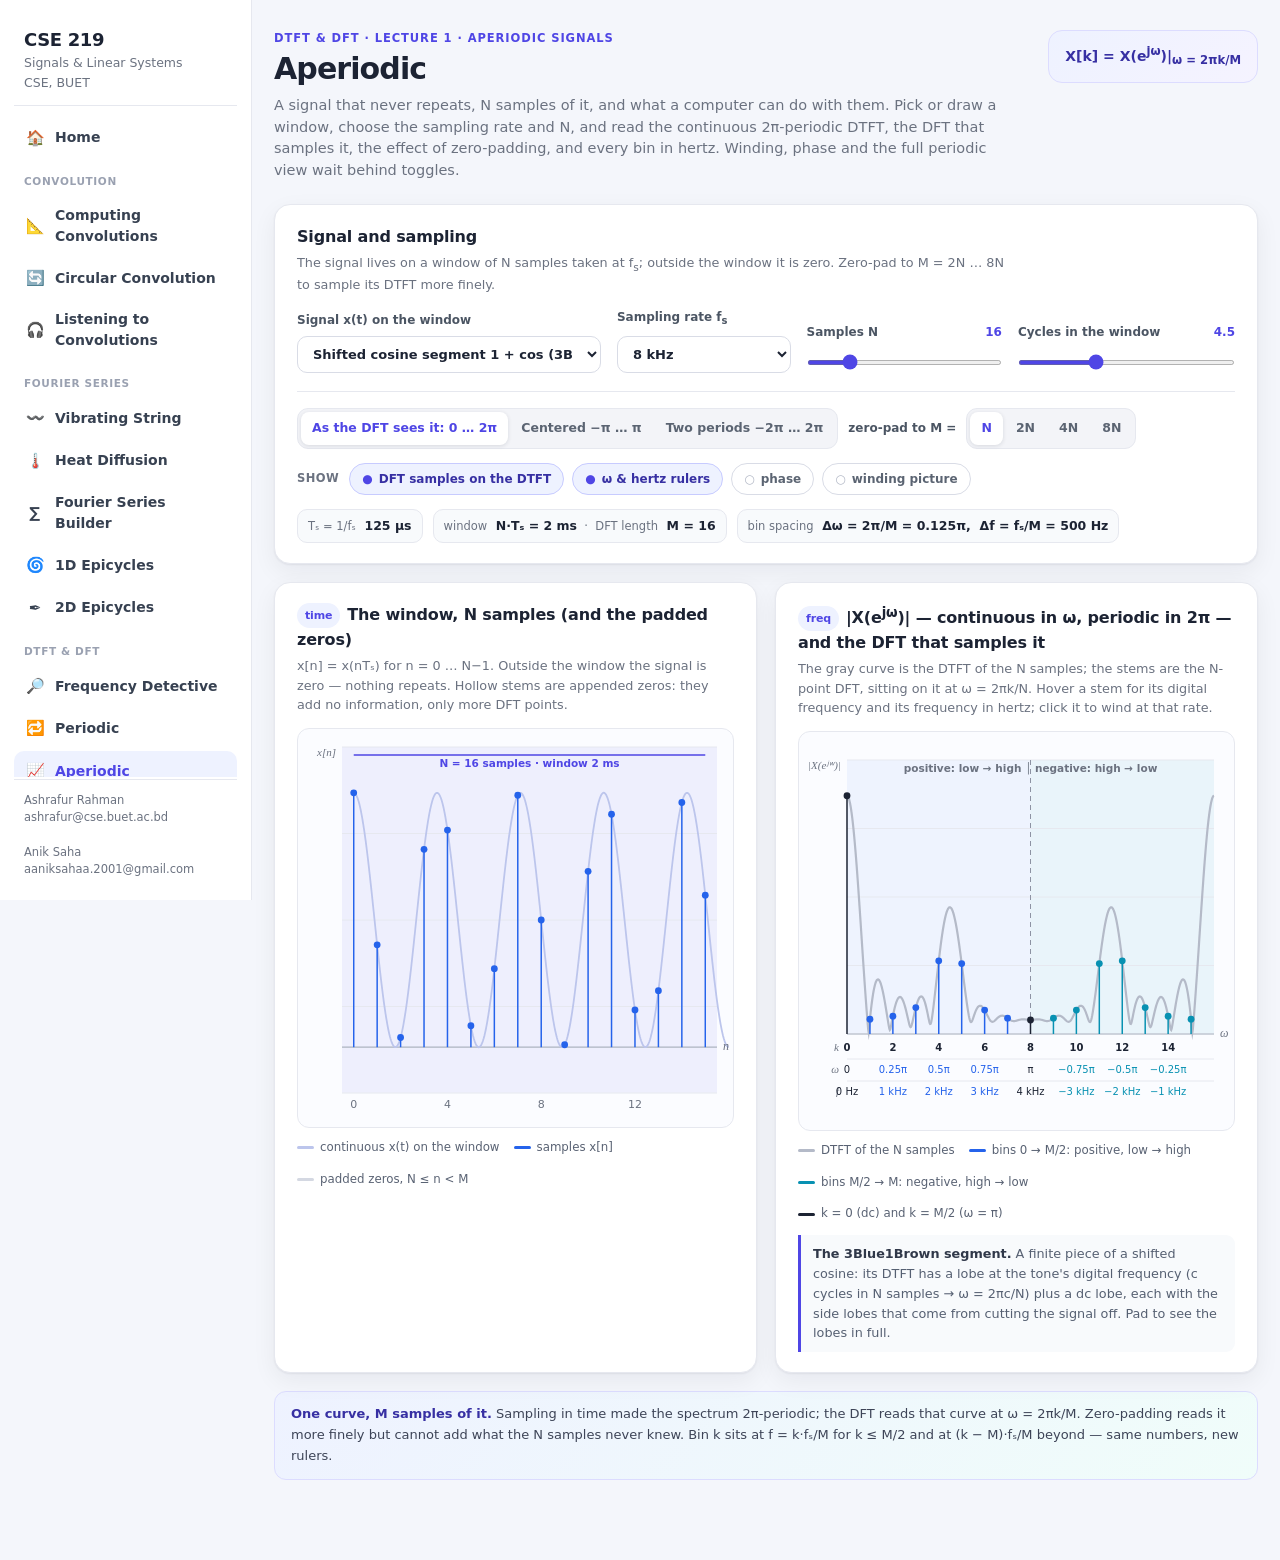
<file: aperiodic-fourier.html>
<!DOCTYPE html>
<html lang="en">
<head>
<meta charset="UTF-8" />
<meta name="viewport" content="width=device-width, initial-scale=1.0" />
<title>Aperiodic · CSE 219</title>
<link rel="icon" href="favicon.svg" type="image/svg+xml" />
<link rel="stylesheet" href="assets/site.css" />
<script src="assets/site.js" defer></script>
<script src="assets/fourier-lab.js"></script>
<style>
  :root{--violet:#4f46e5;--violet-dark:#3730a3;--violet-soft:#eef2ff;--blue:#2563eb;--cyan:#0891b2;--orange:#ea580c;--plot:#fbfcff;--radius:16px}
  .content{overflow-x:hidden}
  [hidden]{display:none!important}
  .lab{width:100%;max-width:1240px;margin:0 auto;padding:30px 22px 80px}
  .lab-header{display:flex;align-items:flex-start;justify-content:space-between;gap:24px;margin-bottom:22px}
  .eyebrow{color:var(--violet);font-size:11.5px;font-weight:800;letter-spacing:.08em;text-transform:uppercase;margin-bottom:5px}
  .lab-header h1{font-size:30px;line-height:1.15;letter-spacing:-.03em;margin:0}
  .lab-header p{color:var(--muted);font-size:14.5px;max-width:760px;margin:8px 0 0}
  .limit-pill{flex:none;background:linear-gradient(135deg,#eef2ff,#f5f3ff);color:var(--violet-dark);border:1px solid #dcdcff;border-radius:14px;padding:12px 16px;font-size:14px;font-weight:800;white-space:nowrap}
  .card{background:var(--card);border:1px solid var(--line);border-radius:var(--radius);box-shadow:var(--shadow);padding:20px 22px;margin-bottom:18px;min-width:0}
  .card-head{display:flex;justify-content:space-between;align-items:flex-start;gap:18px;margin-bottom:14px}
  .card-head h2{font-size:16px;letter-spacing:-.01em;margin:0}
  .card-head p{font-size:12.8px;color:var(--muted);margin:4px 0 0;max-width:720px}
  .step{display:inline-flex;align-items:center;justify-content:center;min-width:25px;height:25px;padding:0 8px;border-radius:999px;background:var(--violet-soft);color:var(--violet);font-size:11px;font-weight:900;margin-right:7px;vertical-align:2px}
  .controls{display:grid;grid-template-columns:1.4fr .8fr .9fr 1fr;gap:16px;align-items:end}
  .field{min-width:0}
  .field label{display:flex;justify-content:space-between;gap:8px;color:#4b5563;font-size:12px;font-weight:800;margin-bottom:7px}
  .field output{color:var(--violet);font-variant-numeric:tabular-nums}
  .field.off{visibility:hidden}
  select{width:100%;border:1px solid #d9dce6;border-radius:10px;background:#fff;color:var(--ink);font:inherit;font-size:13px;font-weight:650;padding:9px 11px;outline:none}
  select:focus{border-color:#a5b4fc;box-shadow:0 0 0 3px #eef2ff}
  input[type=range]{width:100%;height:5px;margin:8px 0;accent-color:var(--violet)}
  .control-bottom{display:flex;align-items:center;justify-content:space-between;gap:14px;border-top:1px solid var(--line);margin-top:18px;padding-top:16px;flex-wrap:wrap}
  .seg-row{display:flex;gap:10px;flex-wrap:wrap;align-items:center}
  .seg-label{font-size:12px;font-weight:800;color:#4b5563}
  .segmented{display:inline-flex;background:#f3f4f8;border:1px solid var(--line);padding:3px;border-radius:11px;gap:2px}
  .segmented button{border:0;background:transparent;color:#5b6472;font:inherit;font-size:12.5px;font-weight:800;padding:7px 11px;border-radius:8px;cursor:pointer;white-space:nowrap}
  .segmented button.active{background:#fff;color:var(--violet);box-shadow:0 1px 4px rgba(16,24,40,.12)}
  .chips{display:flex;gap:8px;flex-wrap:wrap;align-items:center}
  .chips .lbl{font-size:11.5px;font-weight:800;color:#6b7280;letter-spacing:.04em;text-transform:uppercase;margin-right:2px}
  .chip{border:1px solid #d9dce6;background:#fff;color:#5b6472;border-radius:999px;padding:6px 12px;font:inherit;font-size:12px;font-weight:800;cursor:pointer;white-space:nowrap}
  .chip::before{content:"○";margin-right:6px;color:#b0b6c4}
  .chip.on{background:var(--violet-soft);border-color:#c7cbff;color:var(--violet-dark)}
  .chip.on::before{content:"●";color:var(--violet)}
  .live-metrics{display:flex;gap:10px;flex-wrap:wrap;margin-top:14px}
  .metric{background:#f8fafc;border:1px solid var(--line);border-radius:10px;padding:7px 10px;color:var(--muted);font-size:11.5px}
  .metric b{color:var(--ink);font-size:12.5px;font-variant-numeric:tabular-nums;margin-left:5px}
  .plot-card{margin:0 0 18px}
  .plots{display:grid;grid-template-columns:1fr 1fr;gap:18px;margin-bottom:18px}
  .plots .plot-card{margin:0}
  .plot-wrap{height:400px;background:var(--plot);border:1px solid var(--line);border-radius:12px;overflow:hidden;position:relative}
  .plot-wrap.spec{height:400px}.plot-wrap.phase{height:220px}.plot-wrap.wind{height:360px}
  canvas{display:block;width:100%;height:100%;touch-action:none}
  #specCanvas{cursor:pointer}#timeCanvas.draw{cursor:crosshair}
  .tip{position:absolute;pointer-events:none;background:#1c2333;color:#fff;font-size:11.5px;line-height:1.55;padding:8px 10px;border-radius:8px;transform:translate(-50%,-112%);white-space:nowrap;opacity:0;transition:opacity .08s}
  .legend{display:flex;flex-wrap:wrap;gap:14px;margin-top:11px;color:#596273;font-size:11.8px}
  .legend span{display:inline-flex;align-items:center;gap:6px}
  .key{width:17px;height:3px;border-radius:2px;background:var(--blue);display:inline-block}
  .key.faint{background:#bcc5ec}.key.negative{background:var(--cyan)}.key.neutral{background:#1c2333}.key.curve{background:#b4bac8}.key.zero{background:#d4d8e2}.key.centroid{background:var(--orange)}.key.angle{background:var(--violet)}
  .ring{width:11px;height:11px;border-radius:50%;border:2px solid var(--orange);display:inline-block}
  .teaching-note{background:#f8fafc;border-left:3px solid var(--violet);border-radius:0 9px 9px 0;color:#566072;font-size:12.8px;line-height:1.55;margin-top:12px;padding:9px 12px}
  .teaching-note b{color:#303849}
  .wind-controls{display:grid;grid-template-columns:1.4fr auto;gap:14px;align-items:end;margin-bottom:12px}
  .mantra{background:linear-gradient(135deg,#eef2ff,#f0fdfa);border:1px solid #dcdcff;border-radius:12px;padding:12px 16px;margin-top:4px;font-size:13px;color:#3d4457;line-height:1.6}
  .mantra b{color:var(--violet-dark)}
  @media(max-width:1080px){.controls{grid-template-columns:1fr 1fr}.plots{grid-template-columns:1fr}.plot-wrap{height:300px}.plot-wrap.spec{height:360px}.plot-wrap.wind{height:320px}.wind-controls{grid-template-columns:1fr}}
  @media(max-width:680px){.lab{padding:22px 14px 60px}.lab-header{display:block}.limit-pill{display:inline-block;margin-top:13px;white-space:normal}.lab-header h1{font-size:25px}.card{padding:17px 15px}.controls{grid-template-columns:1fr}.control-bottom{align-items:stretch;flex-direction:column}.plot-wrap{height:220px}.plot-wrap.spec{height:330px}.card-head{display:block}}
</style>
</head>
<body>
<div class="site">
  <aside class="sidebar" id="siteSidebar"></aside>
  <main class="content">
    <div class="lab">
      <header class="lab-header">
        <div>
          <div class="eyebrow">DTFT &amp; DFT · lecture 1 · aperiodic signals</div>
          <h1>Aperiodic</h1>
          <p>A signal that never repeats, N samples of it, and what a computer can do with them. Pick or draw a window, choose the sampling rate and N, and read the continuous 2π-periodic DTFT, the DFT that samples it, the effect of zero-padding, and every bin in hertz. Winding, phase and the full periodic view wait behind toggles.</p>
        </div>
        <div class="limit-pill">X[k] = X(e<sup>jω</sup>)|<sub>ω = 2πk/M</sub></div>
      </header>

      <section class="card" aria-labelledby="controlsTitle">
        <div class="card-head">
          <div><h2 id="controlsTitle">Signal and sampling</h2><p>The signal lives on a window of N samples taken at f<sub>s</sub>; outside the window it is zero. Zero-pad to M = 2N … 8N to sample its DTFT more finely.</p></div>
        </div>
        <div class="controls">
          <div class="field">
            <label for="signalSelect"><span>Signal x(t) on the window</span></label>
            <select id="signalSelect">
              <option value="cosine">Shifted cosine segment 1 + cos (3Blue1Brown)</option>
              <option value="tone">Windowed tone cos, c cycles in the window</option>
              <option value="twoClose">Two close tones, c and c + 0.7 cycles</option>
              <option value="rect">Rectangular pulse, length L</option>
              <option value="expo">Decaying exponential aⁿ</option>
              <option value="twoSided">Two-sided decay a^|n−N/2|</option>
              <option value="triangle">Triangle</option>
              <option value="sinc">Truncated ideal lowpass (sinc)</option>
              <option value="random">Random samples</option>
              <option value="custom">Custom — draw the window</option>
            </select>
          </div>
          <div class="field">
            <label for="fsSelect"><span>Sampling rate f<sub>s</sub></span></label>
            <select id="fsSelect">
              <option value="1000">1 kHz</option><option value="8000" selected>8 kHz</option><option value="16000">16 kHz</option><option value="44100">44.1 kHz</option><option value="48000">48 kHz</option>
            </select>
          </div>
          <div class="field">
            <label for="nSlider"><span>Samples N</span><output id="nOut">16</output></label>
            <input id="nSlider" type="range" min="4" max="64" step="1" value="16" />
          </div>
          <div class="field" id="paramField">
            <label for="paramSlider"><span id="paramName">—</span><output id="paramOut"></output></label>
            <input id="paramSlider" type="range" min="0" max="1" step="0.1" value="0" />
          </div>
        </div>
        <div class="control-bottom">
          <div class="seg-row">
            <div class="segmented" id="viewGroup" role="group" aria-label="Frequency range">
              <button type="button" data-value="standard">As the DFT sees it: 0 … 2π</button>
              <button type="button" data-value="centered">Centered −π … π</button>
              <button type="button" data-value="wide">Two periods −2π … 2π</button>
            </div>
            <span class="seg-label">zero-pad to M =</span>
            <div class="segmented" id="padGroup" role="group" aria-label="Zero padding">
              <button type="button" data-value="1">N</button><button type="button" data-value="2">2N</button><button type="button" data-value="4">4N</button><button type="button" data-value="8">8N</button>
            </div>
          </div>
          <div class="chips" id="chips">
            <span class="lbl">show</span>
            <button type="button" class="chip" data-toggle="samples">DFT samples on the DTFT</button>
            <button type="button" class="chip" data-toggle="rulers">ω &amp; hertz rulers</button>
            <button type="button" class="chip" data-toggle="phase">phase</button>
            <button type="button" class="chip" data-toggle="winding">winding picture</button>
          </div>
        </div>
        <div class="live-metrics" aria-live="polite">
          <div class="metric" id="tsMetric">Tₛ = 1/fₛ <b>—</b></div>
          <div class="metric" id="winMetric">window <b>—</b></div>
          <div class="metric" id="dwMetric">bin spacing <b>—</b></div>
        </div>
      </section>

      <section class="plots">
      <article class="card plot-card">
        <div class="card-head">
          <div><h2><span class="step">time</span>The window, N samples (and the padded zeros)</h2><p id="timeCaption">x[n] = x(nTₛ) for n = 0 … N−1. Outside the window the signal is zero — nothing repeats. Hollow stems are appended zeros: they add no information, only more DFT points.</p></div>
        </div>
        <div class="plot-wrap"><canvas id="timeCanvas" aria-label="Aperiodic signal, its samples and padded zeros"></canvas><div class="tip" id="timeTip"></div></div>
        <div class="legend">
          <span><i class="key faint"></i> continuous x(t) on the window</span>
          <span><i class="key"></i> samples x[n]</span>
          <span><i class="key zero"></i> padded zeros, N ≤ n &lt; M</span>
        </div>
      </article>

      <article class="card plot-card">
        <div class="card-head">
          <div><h2><span class="step">freq</span>|X(e<sup>jω</sup>)| — continuous in ω, periodic in 2π — and the DFT that samples it</h2><p id="specCaption"></p></div>
        </div>
        <div class="plot-wrap spec"><canvas id="specCanvas" aria-label="DTFT magnitude with DFT samples"></canvas><div class="tip" id="specTip"></div></div>
        <div class="legend">
          <span><i class="key curve"></i> DTFT of the N samples</span>
          <span><i class="key"></i> bins 0 → M/2: positive, low → high</span>
          <span><i class="key negative"></i> bins M/2 → M: negative, high → low</span>
          <span><i class="key neutral"></i> k = 0 (dc) and k = M/2 (ω = π)</span>
          <span id="ringKey" hidden><i class="ring"></i> the original N-point bins</span>
        </div>
        <div class="teaching-note" id="specNote"></div>
      </article>

      </section>

      <article class="card plot-card" id="phaseCard" hidden>
        <div class="card-head">
          <div><h2><span class="step">∠X</span>Phase ∠X(e<sup>jω</sup>)</h2><p>Principal value in (−π, π]. Jumps of 2π are wrap-around; jumps of π happen where the magnitude crosses zero. A time shift shows up as a linear slope.</p></div>
        </div>
        <div class="plot-wrap phase"><canvas id="phaseCanvas" aria-label="DTFT phase"></canvas><div class="tip" id="phaseTip"></div></div>
      </article>

      <article class="card plot-card" id="windCard" hidden>
        <div class="card-head">
          <div><h2><span class="step">wind</span>Wind the samples around the origin</h2><p>Sample n is placed at radius x[n] and turned by −ω·n: consecutive points are rotated by the same angle ω — the digital frequency. The sum of the points is X(e<sup>jω</sup>); their centroid is X(e<sup>jω</sup>)/N. Nothing repeats, so every ω gives its own value.</p></div>
        </div>
        <div class="wind-controls">
          <div class="field">
            <label for="rateSlider"><span>Winding rate ω (radians per sample)</span><output id="rateOut">0.25π</output></label>
            <input id="rateSlider" type="range" min="0" max="6.2832" step="0.01" value="0.7854" />
          </div>
          <div class="chips" id="windChips"><button type="button" class="chip on" data-toggle="wcurve">continuous curve</button></div>
        </div>
        <div class="plot-wrap wind"><canvas id="windCanvas" aria-label="Samples wound around the origin with their centroid"></canvas><div class="tip" id="windTip"></div></div>
        <div class="legend">
          <span><i class="key"></i> wound samples x[n]e<sup>−jωn</sup></span>
          <span><i class="key curve"></i> the wound continuous window</span>
          <span><i class="key angle"></i> turn per sample ω</span>
          <span><i class="key centroid"></i> centroid = X(e<sup>jω</sup>)/N</span>
        </div>
        <div class="live-metrics" aria-live="polite">
          <div class="metric" id="turnMetric">turn per sample <b>—</b></div>
          <div class="metric" id="physMetric">physical rate <b>—</b></div>
          <div class="metric" id="centroidMetric">centroid <b>—</b></div>
        </div>
        <div class="teaching-note">Click a DFT stem to wind at that bin. Slide past ω = π and the picture mirrors: a turn of more than half a circle per sample looks like a smaller turn the other way — which is why the right half of the spectrum holds the negative frequencies, and why the whole thing repeats at 2π. Picture after 3Blue1Brown, <i>But what is the Fourier Transform?</i></div>
      </article>

      <div class="mantra"><b>One curve, M samples of it.</b> Sampling in time made the spectrum 2π-periodic; the DFT reads that curve at ω = 2πk/M. Zero-padding reads it more finely but cannot add what the N samples never knew. Bin k sits at f = k·fₛ/M for k ≤ M/2 and at (k − M)·fₛ/M beyond — same numbers, new rulers.</div>

    </div>
  </main>
</div>

<script>
(function(){
  "use strict";
  const {TAU,PI,C,$,setupCanvas,line,text,dot,hollow,gridFrame,piFrac,fmtHz,fmtSec,fmtC,dft,dtft,binClass,binColor,tints,rulers,windingPlane,bindHover,bindPaint,presetTokens,bindChips,bindSegmented}=window.FL;
  const G=256;
  // Signals on the window u ∈ [0,1) (n = uN). Parameter specs drive the generic slider.
  const SIG={
    cosine:{param:{name:"Cycles in the window",min:0.5,max:12,step:0.5,val:4.5},fn:(u,c)=>1+Math.cos(TAU*c*u),
      note:`<b>The 3Blue1Brown segment.</b> A finite piece of a shifted cosine: its DTFT has a lobe at the tone's digital frequency (c cycles in N samples → ω = 2πc/N) plus a dc lobe, each with the side lobes that come from cutting the signal off. Pad to see the lobes in full.`},
    tone:{param:{name:"Cycles c in the window",min:0,max:16,step:0.1,val:3},fn:(u,c)=>Math.cos(TAU*c*u),
      note:`<b>Windowed tone.</b> With an integer number of cycles the tone lands on a bin and the DTFT's zeros land on every other bin: one clean stem per side. Make c non-integer and the bins sample the skirts instead — leakage — which zero-padding reveals in full.`},
    twoClose:{param:{name:"Cycles c of the first tone",min:0,max:16,step:0.1,val:3},fn:(u,c)=>Math.cos(TAU*c*u)+Math.cos(TAU*(c+0.7)*u),
      note:`<b>Two close tones.</b> Their lobes overlap into one bump because only N samples were taken. Zero-padding draws the bump in more detail but never splits it; only more real samples (larger N) do.`},
    rect:{param:{name:"Pulse length L (samples)",min:1,max:64,step:1,val:4},fn:(u,L,N)=>u*N<L?1:0,
      note:`<b>Rectangular pulse.</b> |X| = |sin(ωL/2)/sin(ω/2)|: a main lobe of width 4π/L and side lobes. Try the two-period view — the whole pattern repeats every 2π because e<sup>−jωn</sup> cannot tell ω from ω + 2π.`},
    expo:{param:{name:"Decay a",min:0.5,max:0.98,step:0.02,val:0.8},fn:(u,a,N)=>Math.pow(a,u*N),
      note:`<b>Decaying exponential.</b> X ≈ 1/(1 − ae<sup>−jω</sup>): lowpass, largest at ω = 0 and again near 2π (the same frequency), smallest at ω = π. Bins 0 → N/2 walk up the positive side, bins N/2 → N walk back along the folded negative side.`},
    twoSided:{param:{name:"Decay a",min:0.5,max:0.98,step:0.02,val:0.7},fn:(u,a,N)=>Math.pow(a,Math.abs(u*N-N/2)),
      note:`<b>Two-sided decay.</b> Nearly even about the middle of the window, so the phase is close to linear (the centering shift) and the magnitude is the classic bell (1 − a²)/(1 − 2a cos ω + a²).`},
    triangle:{param:null,fn:u=>1-Math.abs(2*u-1),
      note:`<b>Triangle.</b> The square of the pulse spectrum, so the side lobes fall off faster. Compare the first side lobe with the rectangular pulse.`},
    sinc:{param:{name:"Cutoff ω_c (× π)",min:0.1,max:0.9,step:0.05,val:0.4},fn:(u,wc,N)=>{const m=u*N-N/2;return Math.abs(m)<1e-9?wc:Math.sin(wc*PI*m)/(PI*m);},
      note:`<b>Truncated ideal lowpass.</b> The infinite sinc has a brick-wall spectrum; cut to N samples it ripples near the edge (Gibbs). Increase N: the transition sharpens, the overshoot stays.`},
    random:{param:null,fn:(u,_,N)=>{let s=12345+Math.floor(u*N);s=(s*1103515245+12345)%2147483648;return s/2147483648*2-1;},
      note:`<b>Random samples.</b> No structure to speak of — but still a continuous curve that the bins sample, still symmetric about ω = π because the samples are real.`},
    custom:{param:null,note:`<b>Your signal.</b> Drag on the time plot to reshape the window. Watch how a narrow feature spreads the spectrum out, and how a smooth one keeps it near dc.`},
  };
  const state={signal:"cosine",fs:8000,N:16,pad:1,view:"standard",samples:true,rulers:true,phase:false,winding:false,wcurve:true,wrate:PI/4,param:4.5,hoverK:null,hoverW:null,custom:new Float64Array(G),paintRange:null};
  const M=()=>state.N*state.pad, Ts=()=>1/state.fs;
  function xu(u){ if(u<0||u>=1)return 0; if(state.signal!=="custom"){const S=SIG[state.signal];return S.fn(u,state.param,state.N);} const f=u*G,i=Math.floor(f),t=f-i;return state.custom[i]*(1-t)+state.custom[Math.min(G-1,i+1)]*t; }
  function samples(){const x=[];for(let n=0;n<state.N;n++)x.push(xu(n/state.N));return x;}
  function range(){ if(state.paintRange)return state.paintRange; let lo=Infinity,hi=-Infinity;for(let i=0;i<=200;i++){const v=xu(i/200*(1-1e-9));lo=Math.min(lo,v);hi=Math.max(hi,v);} lo=Math.min(lo,0);hi=Math.max(hi,0);const pad=(hi-lo)*0.18||0.5;return {lo:lo-pad,hi:hi+pad}; }
  const RANGES={standard:[0,TAU],centered:[-PI,PI],wide:[-TAU,TAU]};
  const wrapW=w=>((w+PI)%TAU+TAU)%TAU-PI;

  /* ---------------- time ---------------- */
  let timeGeom=null;
  function drawTime(){
    const {ctx,w,h}=setupCanvas($("timeCanvas"));
    const N=state.N,Mlen=M(),rg=range(),p={l:44,r:16,t:18,b:34};
    const px=n=>p.l+(n+0.5)/Mlen*(w-p.l-p.r),py=v=>h-p.b-(v-rg.lo)/(rg.hi-rg.lo)*(h-p.t-p.b);
    ctx.fillStyle=C.keep;ctx.fillRect(px(-0.5),p.t,px(N-0.5)-px(-0.5),h-p.t-p.b);
    for(let i=0;i<=4;i++){const yy=p.t+i*(h-p.t-p.b)/4;line(ctx,p.l,yy,w-p.r,yy,C.grid,1);}
    const y0=py(0);line(ctx,p.l,y0,w-p.r,y0,C.axis,1.2);
    ctx.beginPath();const K=600;for(let i=0;i<=K;i++){const u=i/K*(1-1e-9);const xx=px(u*N),yy=py(xu(u));i?ctx.lineTo(xx,yy):ctx.moveTo(xx,yy);}
    ctx.strokeStyle=state.signal==="custom"?C.blue:C.blueSoft;ctx.lineWidth=state.signal==="custom"?2.2:1.8;ctx.stroke();
    const r=Math.max(1.6,Math.min(3.4,160/Mlen)),x=samples();
    for(let n=0;n<Mlen;n++){const xx=px(n);if(n<N){const yy=py(x[n]);line(ctx,xx,y0,xx,yy,C.blue,Mlen>64?1:1.5);dot(ctx,xx,yy,r,C.blue);}else hollow(ctx,xx,y0,r,C.zero,1.2);}
    const yB=p.t+8;line(ctx,px(0),yB,px(N-1),yB,C.violet,1.3);text(ctx,`N = ${N} samples · window ${fmtSec(N*Ts())}`,(px(0)+px(N-1))/2,yB+9,"center",C.violet,"600 10.5px system-ui");
    if(Mlen>N){line(ctx,px(N),yB,px(Mlen-1),yB,"#9aa3b2",1.3);text(ctx,`${Mlen-N} zeros`,(px(N)+px(Mlen-1))/2,yB+9,"center","#6b7280","600 10.5px system-ui");}
    const every=Mlen>=64?16:Mlen>=32?8:4;for(let n=0;n<Mlen;n+=every)text(ctx,String(n),px(n),h-p.b+12);
    text(ctx,"n",w-p.r+6,y0,"left",C.muted,"italic 12px Georgia");text(ctx,"x[n]",p.l-6,p.t+6,"right",C.muted,"italic 11px Georgia");
    if(state.signal==="custom")text(ctx,"drag inside the window to draw",w-p.r-6,p.t+24,"right",C.violet,"600 10.5px system-ui");
    timeGeom={px,py,rg,p,x,N,Mlen};
  }

  /* ---------------- spectrum + phase ---------------- */
  let specGeom=null,phaseGeom=null;
  function freqAxis(ctx,w,p,y0){
    const [lo,hi]=RANGES[state.view],px=v=>p.l+(v-lo)/(hi-lo)*(w-p.l-p.r);
    for(let m=Math.floor(lo/TAU)-1;m<=Math.ceil(hi/TAU);m++){
      const a=Math.max(lo,m*TAU),b=Math.min(hi,m*TAU+PI),c=Math.max(lo,m*TAU+PI),d=Math.min(hi,(m+1)*TAU);
      tints(ctx,px,p.t,y0,[[a,b,false],[c,d,true]]);
    }
    gridFrame(ctx,p,w,y0,p.t);
    [-PI,PI].forEach(v=>{if(v>lo&&v<hi)line(ctx,px(v),p.t,px(v),y0,"#8d93a3",1,[5,4]);});
    if(state.view==="wide")text(ctx,"principal interval −π … π",px(0),p.t+9,"center","#8d93a3","600 10.5px system-ui");
    else text(ctx,state.view==="standard"?"positive: low → high │ negative: high → low":"negative: high → low │ positive: low → high",(p.l+w-p.r)/2,p.t+9,"center","#6b7280","600 10.5px system-ui");
    return {px,lo,hi};
  }
  function drawSpec(){
    const {ctx,w,h}=setupCanvas($("specCanvas"));
    const N=state.N,Mlen=M(),x=samples(),wide=state.view==="wide",showStems=state.samples&&!wide,showRul=state.rulers&&showStems;
    const p={l:48,r:20,t:28,b:showRul?96:44},y0=h-p.b,ax=freqAxis(ctx,w,p,y0);
    const K=wide?1400:900,curve=[];let peak=0.01;
    for(let i=0;i<=K;i++){const w_=ax.lo+(ax.hi-ax.lo)*i/K,m=dtft(x,w_).mag;curve.push([w_,m]);peak=Math.max(peak,m);}
    const py=v=>y0-v/(peak*1.15)*(y0-p.t);
    ctx.beginPath();curve.forEach(([w_,m],i)=>{const xx=ax.px(w_),yy=py(m);i?ctx.lineTo(xx,yy):ctx.moveTo(xx,yy);});
    ctx.strokeStyle=showStems?C.curve:C.blue;ctx.lineWidth=2.2;ctx.stroke();
    const geom=[];
    if(showStems){
      const X=dft(x,Mlen);
      for(let k=0;k<Mlen;k++){
        let wk=TAU*k/Mlen;if(state.view==="centered"&&wk>=PI)wk-=TAU;
        const cls=binClass(k,Mlen),col=binColor(cls),xx=ax.px(wk),yy=py(X.mag[k]);
        line(ctx,xx,y0,xx,yy,col,Mlen>64?1:1.5);dot(ctx,xx,yy,Math.max(1.6,Math.min(3.4,130/Mlen)),col);
        if(state.pad>1&&k%state.pad===0)hollow(ctx,xx,yy,Math.max(4,Math.min(6,220/Mlen)),C.orange,1.6);
        if(state.hoverK===k){ctx.strokeStyle=C.ink;ctx.lineWidth=1.4;ctx.beginPath();ctx.arc(xx,yy,7,0,TAU);ctx.stroke();}
        if(state.winding&&Math.abs(wrapW(state.wrate-wk))<1e-6){ctx.strokeStyle=C.orange;ctx.lineWidth=1.6;ctx.beginPath();ctx.arc(xx,yy,6,0,TAU);ctx.stroke();}
        geom.push({k,kk:k>Mlen/2?k-Mlen:k,wk,x:xx,y:yy,mag:X.mag[k],cls});
      }
    }
    if(showRul){
      const every=Mlen>=64?Mlen/8:Mlen>=24?4:Mlen>=12?2:1;
      const pick=geom.filter(g=>(state.view==="standard"?g.k:g.kk+Mlen/2)%every===0||g.k===Mlen/2);
      rulers(ctx,p,w,y0,[
        {name:"k",items:pick.map(g=>({x:g.x,label:String(state.view==="centered"?g.kk:g.k).replace("-","−"),color:C.ink}))},
        {name:"ω",items:pick.map(g=>({x:g.x,label:piFrac(TAU*g.kk/Mlen),color:binColor(g.cls)}))},
        {name:"f",items:pick.map(g=>({x:g.x,label:fmtHz(g.kk*state.fs/Mlen),color:binColor(g.cls)}))},
      ]);
    } else {
      const step=PI/2;for(let v=Math.ceil(ax.lo/step)*step;v<=ax.hi+1e-9;v+=step){line(ctx,ax.px(v),y0-3,ax.px(v),y0+3,C.axis);text(ctx,piFrac(v),ax.px(v),y0+13);}
    }
    if(state.hoverW!==null&&(wide||!showStems)){const m=dtft(x,state.hoverW).mag,xx=ax.px(state.hoverW);line(ctx,xx,p.t,xx,y0,C.orange,1,[4,3]);dot(ctx,xx,py(m),4,C.orange,true);}
    text(ctx,"ω",w-p.r+6,y0,"left",C.muted,"italic 12px Georgia");text(ctx,"|X(eʲʷ)|",p.l-6,p.t+6,"right",C.muted,"italic 11px Georgia");
    specGeom={geom,ax,py,p,showStems,x};
  }
  function drawPhase(){
    if(!state.phase)return;
    const {ctx,w,h}=setupCanvas($("phaseCanvas"));
    const x=samples(),p={l:48,r:20,t:18,b:34},y0=h-p.b,ax=freqAxis(ctx,w,p,y0);
    const mid=(p.t+y0)/2,py=v=>mid-v/PI*(y0-p.t)/2*0.92;line(ctx,p.l,mid,w-p.r,mid,C.axis,1);
    [[PI,"π"],[0,"0"],[-PI,"−π"]].forEach(([v,l])=>text(ctx,l,p.l-8,py(v),"right",C.muted,"10.5px system-ui"));
    const K=state.view==="wide"?1400:900;let pen=false,prev=0,peak=0.01;const pts=[];
    for(let i=0;i<=K;i++){const w_=ax.lo+(ax.hi-ax.lo)*i/K,X=dtft(x,w_);pts.push([w_,X]);peak=Math.max(peak,X.mag);}
    ctx.beginPath();
    pts.forEach(([w_,X])=>{ if(X.mag<1e-4*peak){pen=false;return;} const ph=Math.atan2(X.im,X.re),xx=ax.px(w_),yy=py(ph); if(pen&&Math.abs(ph-prev)>PI*0.9)pen=false; pen?ctx.lineTo(xx,yy):ctx.moveTo(xx,yy);pen=true;prev=ph; });
    ctx.strokeStyle=C.blue;ctx.lineWidth=1.8;ctx.stroke();
    const step=PI/2;for(let v=Math.ceil(ax.lo/step)*step;v<=ax.hi+1e-9;v+=step){line(ctx,ax.px(v),y0-3,ax.px(v),y0+3,C.axis);text(ctx,piFrac(v),ax.px(v),y0+13);}
    text(ctx,"∠X",p.l-6,p.t+6,"right",C.muted,"italic 11px Georgia");
    phaseGeom={ax,py,p};
  }

  /* ---------------- winding ---------------- */
  let windGeom=null;
  function drawWind(){
    if(!state.winding)return;
    const {ctx,w,h}=setupCanvas($("windCanvas"));
    const N=state.N,wr=state.wrate,x=samples();
    let R=0.5;for(let i=0;i<=200;i++)R=Math.max(R,Math.abs(xu(i/200*(1-1e-9))));R*=1.12;
    const path=[];if(state.wcurve){for(let i=0;i<=700;i++){const u=i/700*(1-1e-9),v=xu(u),th=-wr*u*N;path.push({re:v*Math.cos(th),im:v*Math.sin(th)});}}
    const pts=[];let cre=0,cim=0;for(let n=0;n<N;n++){const th=-wr*n,re=x[n]*Math.cos(th),im=x[n]*Math.sin(th);pts.push({re,im,n});cre+=re;cim+=im;}
    const centroid={re:cre/N,im:cim/N};
    windGeom=windingPlane(ctx,w,h,{R,path:state.wcurve?path:null,pts,centroid,arc:wr>0?wr%TAU:null,arcLabel:"ω = "+piFrac(wr),centroidLabel:"centroid"});
    const Mlen=M(),kf=wr/TAU*Mlen,onBin=Math.abs(kf-Math.round(kf))<1e-6;
    $("turnMetric").innerHTML=`turn per sample <b>ω = ${piFrac(wr)}</b>${onBin?` &nbsp;= 2π·${Math.round(kf)}/${Mlen}: bin k = ${Math.round(kf)}`:""}`;
    $("physMetric").innerHTML=`physical rate <b>Ω = ω·fₛ = ${(wr*state.fs/1000).toFixed(2)} krad/s, &nbsp;f = ${fmtHz(wr*state.fs/TAU)}</b>`;
    $("centroidMetric").innerHTML=`centroid <b>${fmtC(centroid.re,centroid.im)}</b> &nbsp;→&nbsp; X(e<sup>jω</sup>) = N·centroid = <b>${fmtC(N*centroid.re,N*centroid.im,2)}</b>, |X| = ${(N*Math.hypot(centroid.re,centroid.im)).toFixed(2)}`;
  }

  /* ---------------- readouts ---------------- */
  function configureParam(){
    const S=SIG[state.signal],f=$("paramField");
    if(!S.param){f.classList.add("off");return;} f.classList.remove("off");
    const sl=$("paramSlider");sl.min=S.param.min;sl.max=S.param.name.includes("length")?state.N:S.param.max;sl.step=S.param.step;sl.value=state.param;$("paramName").textContent=S.param.name;
  }
  function updateReadouts(){
    const N=state.N,Mlen=M(),S=SIG[state.signal];
    $("nOut").textContent=String(N);
    if(S.param)$("paramOut").textContent=S.param.name.includes("× π")?piFrac(state.param*PI):(Number.isInteger(S.param.step)?String(state.param):state.param.toFixed(state.param%1?2:0).replace(/\.?0+$/,""));
    $("tsMetric").innerHTML=`Tₛ = 1/fₛ <b>${fmtSec(Ts())}</b>`;
    $("winMetric").innerHTML=`window <b>N·Tₛ = ${fmtSec(N*Ts())}</b> &nbsp;·&nbsp; DFT length <b>M = ${Mlen}</b>`;
    $("dwMetric").innerHTML=`bin spacing <b>Δω = 2π/M = ${piFrac(TAU/Mlen)}, &nbsp;Δf = fₛ/M = ${fmtHz(state.fs/Mlen)}</b>`;
    $("ringKey").hidden=!(state.pad>1&&state.samples&&state.view!=="wide");
    $("phaseCard").hidden=!state.phase;$("windCard").hidden=!state.winding;
    $("timeCanvas").classList.toggle("draw",state.signal==="custom");
    $("specCaption").innerHTML=state.view==="wide"?"Two full periods of the DTFT. The dashed lines mark the principal interval: everything outside it is a repeat, because e<sup>−jωn</sup> cannot tell ω from ω + 2π when n is an integer.":state.samples?(state.pad===1?"The gray curve is the DTFT of the N samples; the stems are the N-point DFT, sitting on it at ω = 2πk/N. Hover a stem for its digital frequency and its frequency in hertz; click it to wind at that rate.":`Zero-padded to M = ${Mlen}: the stems sample the <em>same</em> curve every 2π/M. Orange rings mark the bins the plain N-point DFT already had.`):"The DTFT alone — a continuous function of ω. Switch the DFT samples back on to see which of its values a computer actually gets.";
    $("specNote").innerHTML=S.note;
    $("rateOut").textContent=piFrac(state.wrate);$("rateSlider").value=state.wrate;
  }
  function drawAll(){updateReadouts();drawTime();drawSpec();drawPhase();drawWind();}

  /* ---------------- interaction ---------------- */
  bindHover($("timeCanvas"),$("timeTip"),(mx)=>{
    if(!timeGeom||state.paintRange)return null;const g=timeGeom,rect=$("timeCanvas").getBoundingClientRect();
    const n=Math.floor((mx-g.p.l)/(rect.width-g.p.l-g.p.r)*g.Mlen);if(n<0||n>=g.Mlen)return null;
    const v=n<g.N?g.x[n]:0;return {html:n<g.N?`n = ${n} &nbsp;·&nbsp; t = nTₛ = ${fmtSec(n*Ts())}<br>x[n] = ${v.toFixed(3)}`:`n = ${n} &nbsp;·&nbsp; padded zero`,x:g.px(n),y:g.py(v)};
  });
  bindPaint($("timeCanvas"),{
    enabled:()=>state.signal==="custom",
    toIndex:(mx,rect)=>{if(!timeGeom)return null;const g=timeGeom,u=(((mx-g.p.l)/(rect.width-g.p.l-g.p.r)*g.Mlen)-0.5)/g.N;if(u<0||u>=1)return null;return Math.floor(u*G);},
    toValue:(my,rect)=>{const g=timeGeom;if(!state.paintRange)state.paintRange=g.rg;const rg=state.paintRange,p=g.p;const v=rg.lo+(rect.height-p.b-my)/(rect.height-p.t-p.b)*(rg.hi-rg.lo);return Math.max(rg.lo,Math.min(rg.hi,v));},
    paint:(i0,i1,v0,v1)=>{const a=Math.min(i0,i1),b=Math.max(i0,i1);for(let i=a;i<=b;i++){const t=b===a?0:(i-a)/(b-a);state.custom[i]=i0<=i1?v0+(v1-v0)*t:v1+(v0-v1)*t;}drawAll();},
    done:()=>{state.paintRange=null;drawAll();},
  });
  bindHover($("specCanvas"),$("specTip"),(mx,my,rect)=>{
    if(!specGeom)return null;const g=specGeom,Mlen=M(),N=state.N;
    if(g.showStems){
      let best=null,bd=12;for(const q of g.geom){const d=Math.abs(q.x-mx);if(d<bd){bd=d;best=q;}}
      state.hoverK=best?best.k:null;drawSpec();if(!best)return null;
      const kind=best.cls==="dc"?"dc":best.cls==="nyq"?"ω = π, the highest frequency":best.cls==="pos"?"positive frequency":`negative frequency (k − M = ${best.kk})`;
      const orig=state.pad>1?(best.k%state.pad===0?`<br>also bin ${best.k/state.pad} of the plain ${N}-point DFT`:`<br>a new sample — not in the ${N}-point DFT`):"";
      return {html:`<b>k = ${best.k}</b> of M = ${Mlen} · ${kind}<br>|X[k]| = ${best.mag.toFixed(3)} = |X(e<sup>jω</sup>)| at ω<sub>k</sub><br>ω<sub>k</sub> = 2π·${best.kk}/${Mlen} = ${piFrac(TAU*best.kk/Mlen)} rad/sample<br>f = ${best.kk}·fₛ/M = ${fmtHz(best.kk*state.fs/Mlen)}${orig}`,x:best.x,y:best.y,pad:135,minY:64};
    }
    const frac=(mx-g.p.l)/(rect.width-g.p.l-g.p.r);if(frac<0||frac>1){state.hoverW=null;drawSpec();return null;}
    const w_=g.ax.lo+(g.ax.hi-g.ax.lo)*frac;state.hoverW=w_;drawSpec();const X=dtft(g.x,w_),u=wrapW(w_);
    return {html:`ω = ${piFrac(w_)} rad/sample${Math.abs(u-w_)>1e-6?` &nbsp;(same as ${piFrac(u)})`:""}<br>|X| = ${X.mag.toFixed(3)} &nbsp;·&nbsp; f = ${fmtHz(u*state.fs/TAU)}`,x:g.ax.px(w_),y:g.py(X.mag),pad:120};
  },()=>{state.hoverK=null;state.hoverW=null;drawSpec();});
  $("specCanvas").addEventListener("click",()=>{ if(state.hoverK===null||!specGeom)return;const g=specGeom.geom.find(q=>q.k===state.hoverK);if(!g)return;state.wrate=(TAU*g.k/M())%TAU;if(!state.winding){state.winding=true;syncChips();}drawAll();$("windCard").scrollIntoView({behavior:"smooth",block:"nearest"});});
  bindHover($("phaseCanvas"),$("phaseTip"),(mx,my,rect)=>{
    if(!phaseGeom)return null;const g=phaseGeom,frac=(mx-g.p.l)/(rect.width-g.p.l-g.p.r);if(frac<0||frac>1)return null;
    const w_=g.ax.lo+(g.ax.hi-g.ax.lo)*frac,X=dtft(samples(),w_),ph=Math.atan2(X.im,X.re);
    return {html:`ω = ${piFrac(w_)}<br>∠X = ${(ph*180/PI).toFixed(0)}°`,x:g.ax.px(w_),y:g.py(ph)};
  });
  bindHover($("windCanvas"),$("windTip"),(mx,my)=>{
    if(!windGeom)return null;let best=null,bd=14;for(const q of windGeom.geom){const d=Math.hypot(q.x-mx,q.y-my);if(d<bd){bd=d;best=q;}}
    if(!best)return null;return {html:`n = ${best.n} &nbsp;·&nbsp; x[n] = ${samples()[best.n].toFixed(3)}<br>turned by ω·n = ${piFrac(state.wrate*best.n)} (${(state.wrate*best.n/TAU).toFixed(2)} turns)`,x:best.x,y:best.y-4};
  });
  const syncChips=bindChips($("chips"),state,()=>drawAll());
  bindChips($("windChips"),state,()=>drawWind());
  const syncView=bindSegmented($("viewGroup"),()=>state.view,v=>{state.view=v;drawAll();});
  const syncPad=bindSegmented($("padGroup"),()=>state.pad,v=>{state.pad=Number(v);drawAll();});
  $("signalSelect").addEventListener("change",e=>selectSignal(e.target.value));
  $("fsSelect").addEventListener("change",e=>{state.fs=Number(e.target.value);drawAll();});
  $("nSlider").addEventListener("input",e=>{state.N=Number(e.target.value);const S=SIG[state.signal];if(S.param&&S.param.name.includes("length")){$("paramSlider").max=state.N;state.param=Math.min(state.param,state.N);}drawAll();});
  $("paramSlider").addEventListener("input",e=>{state.param=Number(e.target.value);drawAll();});
  $("rateSlider").addEventListener("input",e=>{state.wrate=Number(e.target.value);drawAll();});
  function selectSignal(name){
    if(name==="custom"&&state.signal!=="custom"){for(let i=0;i<G;i++)state.custom[i]=xu(i/G);}
    state.signal=name;const S=SIG[name];if(S.param){state.param=S.param.val;if(S.param.name.includes("length"))state.param=Math.min(S.param.val,state.N);}
    $("signalSelect").value=name;configureParam();drawAll();
  }
  let rt;window.addEventListener("resize",()=>{clearTimeout(rt);rt=setTimeout(drawAll,80);});

  // deep links: ?preset=cosine-winding-N36-w0.25-pad8-wide-centered-phase-nosamples-fs8000-c4.5
  for(const tok of presetTokens()){
    if(SIG[tok])state.signal=tok;
    else if(tok==="winding")state.winding=true; else if(tok==="phase")state.phase=true; else if(tok==="nosamples")state.samples=false; else if(tok==="norulers")state.rulers=false;
    else if(tok==="wide"||tok==="centered"||tok==="standard")state.view=tok;
    else if(/^N\d+$/.test(tok))state.N=Math.max(4,Math.min(64,Number(tok.slice(1))));
    else if(/^pad[1248]$/.test(tok))state.pad=Number(tok.slice(3));
    else if(/^w[\d.]+$/.test(tok))state.wrate=Number(tok.slice(1))*PI;
    else if(/^fs\d+$/.test(tok)){const v=Number(tok.slice(2));if([...$("fsSelect").options].some(o=>Number(o.value)===v))state.fs=v;}
    else if(/^c[\d.]+$/.test(tok))state.param=Number(tok.slice(1));
  }
  const S0=SIG[state.signal];if(S0.param&&!presetTokens().some(t=>/^c[\d.]+$/.test(t)))state.param=S0.param.name.includes("length")?Math.min(S0.param.val,state.N):S0.param.val;
  if(state.signal==="custom"){for(let i=0;i<G;i++)state.custom[i]=SIG.cosine.fn(i/G,4.5,state.N);}
  $("signalSelect").value=state.signal;$("fsSelect").value=String(state.fs);$("nSlider").value=state.N;
  configureParam();syncChips();syncView();syncPad();
  drawAll();
})();
</script>
</body>
</html>
</file>
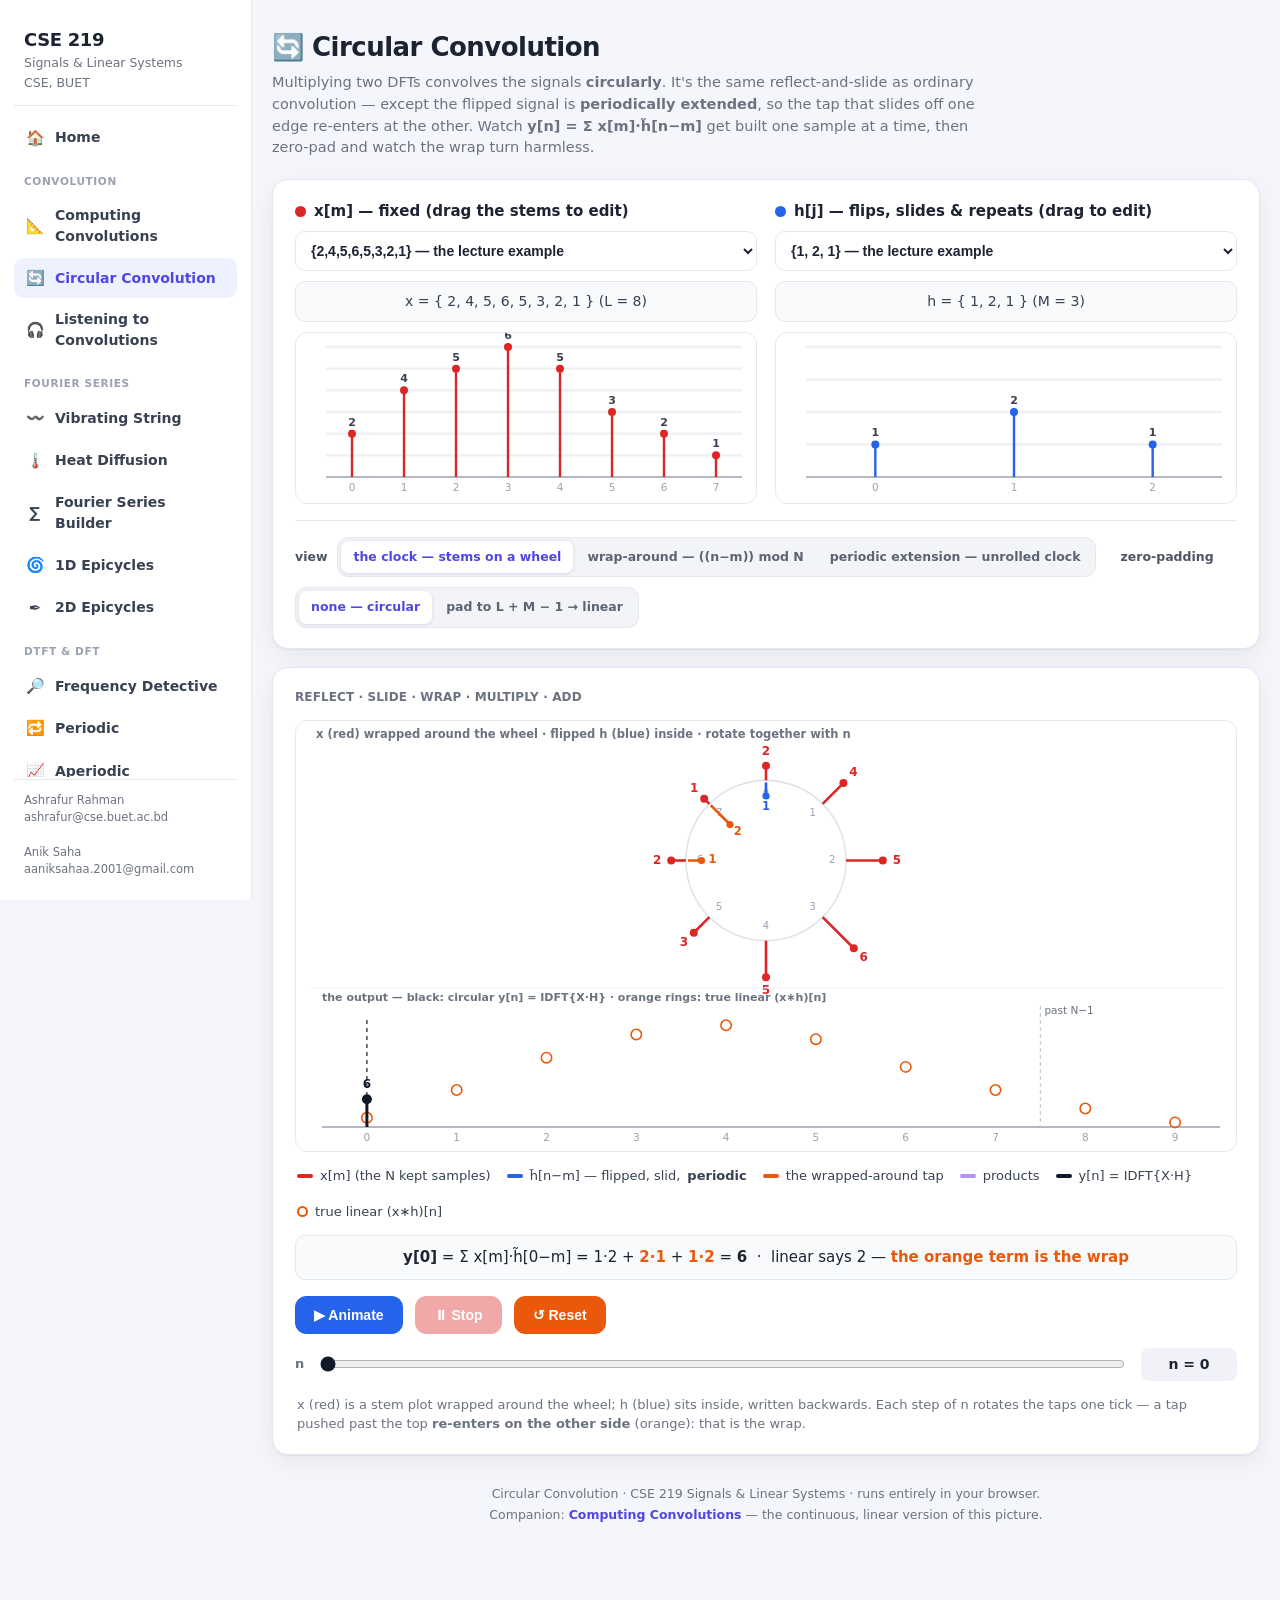
<file: circular-convolution.html>
<!DOCTYPE html>
<html lang="en">
<head>
<meta charset="UTF-8" />
<meta name="viewport" content="width=device-width, initial-scale=1.0" />
<title>🔄 Circular Convolution · CSE 219</title>
<link rel="stylesheet" href="assets/site.css" />
<script src="assets/site.js" defer></script>
<style>
  :root{
    --bg:#f4f6fb; --card:#ffffff; --ink:#1c2333; --muted:#6b7280; --line:#e6e8ef;
    --accent:#4f46e5; --shadow:0 1px 2px rgba(16,24,40,.06),0 8px 24px rgba(16,24,40,.06);
    --radius:16px;
    --f:#dc2626;        /* red   : x[m], fixed          */
    --g:#2563eb;        /* blue  : h~[n-m], flips+slides */
    --prod:#7c3aed;     /* purple: product               */
    --conv:#111827;     /* black : circular output y[n]  */
    --wrap:#ea580c;     /* orange: anything the wrap did */
    --animate:#2563eb; --stop:#dc2626; --reset:#ea580c;
  }
  *{box-sizing:border-box}
  html,body{margin:0;padding:0}
  body{font-family:system-ui,-apple-system,"Segoe UI",Roboto,Helvetica,Arial,sans-serif;background:var(--bg);color:var(--ink);line-height:1.5;-webkit-font-smoothing:antialiased}
  .wrap{max-width:1080px;margin:0 auto;padding:28px 20px 80px}
  header.app{margin-bottom:20px}
  .title h1{font-size:26px;margin:0;letter-spacing:-.02em}
  .title p{margin:5px 0 0;color:var(--muted);font-size:14.5px;max-width:720px}
  .card{background:var(--card);border:1px solid var(--line);border-radius:var(--radius);box-shadow:var(--shadow);padding:20px 22px;margin-bottom:18px}
  .card h2{margin:0 0 14px;color:var(--muted);font-weight:700;letter-spacing:.01em;text-transform:uppercase;font-size:12px}
  .grid2{display:grid;grid-template-columns:1fr 1fr;gap:18px}
  @media(max-width:760px){.grid2{grid-template-columns:1fr}}
  .fn-col h3{margin:0 0 8px;font-size:15px;display:flex;align-items:center;gap:8px}
  .dot{width:11px;height:11px;border-radius:50%;display:inline-block;flex:none}
  .dot.f{background:var(--f)} .dot.g{background:var(--g)}
  select.fn{width:100%;padding:10px 11px;border:1px solid var(--line);border-radius:10px;font-size:14px;font-weight:600;background:#fff;color:var(--ink);cursor:pointer}
  .formula{font-size:14px;background:#f8fafc;border:1px solid var(--line);border-radius:10px;padding:9px 12px;margin:10px 0 0;color:#374151;text-align:center;min-height:38px;display:flex;align-items:center;justify-content:center;font-variant-numeric:tabular-nums}
  .seg-row{display:flex;gap:10px;flex-wrap:wrap;align-items:center;margin-top:16px;border-top:1px solid var(--line);padding-top:16px}
  .seg-label{font-size:12.5px;font-weight:800;color:#4b5563}
  .segmented{display:inline-flex;background:#f3f4f8;border:1px solid var(--line);padding:3px;border-radius:11px;gap:2px}
  .segmented button{border:0;background:transparent;color:#5b6472;font:inherit;font-size:12.5px;font-weight:800;padding:7px 12px;border-radius:8px;cursor:pointer;white-space:nowrap}
  .segmented button.active{background:#fff;color:var(--accent);box-shadow:0 1px 4px rgba(16,24,40,.12)}
  .wave-wrap{background:#fff;border:1px solid var(--line);border-radius:12px;overflow:hidden}
  canvas{display:block;width:100%;touch-action:none}
  #cvX,#cvH{height:170px;cursor:crosshair}
  #cvMain{height:430px}
  .legend{display:flex;flex-wrap:wrap;gap:16px;margin:14px 2px 0;font-size:13px}
  .legend span{display:inline-flex;align-items:center;gap:7px;color:#374151}
  .swatch{width:16px;height:4px;border-radius:2px;flex:none}
  .oring{width:11px;height:11px;border-radius:50%;border:2px solid var(--wrap);flex:none}
  .controls{display:flex;align-items:center;gap:12px;flex-wrap:wrap;margin-top:16px}
  button.btn{border:1px solid var(--line);background:#fff;color:var(--ink);padding:10px 18px;border-radius:11px;font-size:14px;font-weight:700;cursor:pointer;transition:.12s;display:inline-flex;align-items:center;gap:7px}
  button.btn:hover{filter:brightness(.97)}
  button.btn:active{transform:translateY(1px)}
  button.btn:disabled{opacity:.4;cursor:not-allowed}
  button.animate{background:var(--animate);border-color:var(--animate);color:#fff}
  button.stop{background:var(--stop);border-color:var(--stop);color:#fff}
  button.reset{background:var(--reset);border-color:var(--reset);color:#fff}
  .tbar{display:flex;align-items:center;gap:14px;margin-top:14px}
  .tbar input[type=range]{flex:1;accent-color:var(--conv)}
  .tval{font-variant-numeric:tabular-nums;font-weight:700;font-size:14px;min-width:96px;background:#f1f2f7;border-radius:8px;padding:6px 10px;text-align:center}
  .sumline{font-size:15px;background:#f8fafc;border:1px solid var(--line);border-radius:10px;padding:10px 12px;margin-top:14px;text-align:center;font-variant-numeric:tabular-nums}
  .sumline .w{color:var(--wrap);font-weight:800}
  .sumline b{font-weight:800}
  .hint{font-size:13px;color:var(--muted);margin:14px 2px 0}
  footer{text-align:center;color:var(--muted);font-size:12.5px;margin-top:28px;line-height:1.7}
  footer a{color:var(--accent);text-decoration:none;font-weight:600}
</style>
</head>
<body>
<div class="site">

  <aside class="sidebar" id="siteSidebar"></aside>

  <main class="content">
  <div class="wrap">

    <header class="app">
      <div class="title">
        <h1>🔄 Circular Convolution</h1>
        <p>Multiplying two DFTs convolves the signals <b>circularly</b>. It's the same reflect-and-slide as ordinary convolution — except the flipped signal is <b>periodically extended</b>, so the tap that slides off one edge re-enters at the other. Watch <b>y[n] = Σ x[m]·h̃[n−m]</b> get built one sample at a time, then zero-pad and watch the wrap turn harmless.</p>
      </div>
    </header>

    <!-- CONTROLS -->
    <section class="card">
      <div class="grid2">
        <div class="fn-col">
          <h3><span class="dot f"></span> x[m] — fixed (drag the stems to edit)</h3>
          <select class="fn" id="xSelect">
            <option value="deck">{2,4,5,6,5,3,2,1} — the lecture example</option>
            <option value="wave">wave — {0,2,4,3,1,2,4,2,1,0}</option>
            <option value="burst">burst — 12 samples</option>
            <option value="pulse">pulse — {0,0,3,4,4,4,3,0,0,0}</option>
            <option value="random">random</option>
          </select>
          <div class="formula" id="xFormula"></div>
          <div class="wave-wrap" style="margin-top:10px"><canvas id="cvX" height="170"></canvas></div>
        </div>
        <div class="fn-col">
          <h3><span class="dot g"></span> h[j] — flips, slides &amp; repeats (drag to edit)</h3>
          <select class="fn" id="hSelect">
            <option value="smooth">{1, 2, 1} — the lecture example</option>
            <option value="wide">{1, 2, 2, 1} — wider smoother</option>
            <option value="decay">{3, 2, 1, 1} — decay</option>
            <option value="box">{1, 1, 1, 1, 1} — boxcar</option>
            <option value="random">random</option>
          </select>
          <div class="formula" id="hFormula"></div>
          <div class="wave-wrap" style="margin-top:10px"><canvas id="cvH" height="170"></canvas></div>
        </div>
      </div>
      <div class="seg-row">
        <span class="seg-label">view</span>
        <div class="segmented" id="viewGroup" role="group" aria-label="View">
          <button type="button" data-value="wheel">the clock — stems on a wheel</button>
          <button type="button" data-value="wrap">wrap-around — ((n−m)) mod N</button>
          <button type="button" data-value="extend">periodic extension — unrolled clock</button>
        </div>
        <span class="seg-label" style="margin-left:14px">zero-padding</span>
        <div class="segmented" id="padGroup" role="group" aria-label="Zero padding">
          <button type="button" data-value="circ">none — circular</button>
          <button type="button" data-value="pad">pad to L + M − 1 → linear</button>
        </div>
      </div>
    </section>

    <!-- MAIN -->
    <section class="card">
      <h2>Reflect · slide · wrap · multiply · add</h2>
      <div class="wave-wrap"><canvas id="cvMain" height="430"></canvas></div>

      <div class="legend">
        <span><i class="swatch" style="background:var(--f)"></i> x[m] (the N kept samples)</span>
        <span><i class="swatch" style="background:var(--g)"></i> h̃[n−m] — flipped, slid, <b>periodic</b></span>
        <span><i class="swatch" style="background:var(--wrap)"></i> the wrapped-around tap</span>
        <span><i class="swatch" style="background:var(--prod);opacity:.55"></i> products</span>
        <span><i class="swatch" style="background:var(--conv)"></i> y[n] = IDFT{X·H}</span>
        <span><i class="oring"></i> true linear (x∗h)[n]</span>
      </div>

      <div class="sumline" id="sumLine"></div>

      <div class="controls">
        <button class="btn animate" id="animateBtn">▶ Animate</button>
        <button class="btn stop" id="stopBtn" disabled>⏸ Stop</button>
        <button class="btn reset" id="resetBtn">↺ Reset</button>
      </div>
      <div class="tbar">
        <span style="font-weight:700;color:var(--muted);font-size:13px">n</span>
        <input type="range" id="nSlider" min="0" max="3" step="1" value="0" />
        <span class="tval" id="nVal">n = 0</span>
      </div>
      <p class="hint" id="hint"></p>
    </section>

    <footer>
      Circular Convolution · CSE 219 Signals &amp; Linear Systems · runs entirely in your browser.<br>
      Companion: <a href="computing-convolution.html">Computing Convolutions</a> — the continuous, linear version of this picture.
    </footer>

  </div>
  </main>

</div>

<script>
"use strict";
const $ = id => document.getElementById(id);

/* ====================================================================
   STATE + MATHS
   ==================================================================== */
const PX = { deck:[2,4,5,6,5,3,2,1], wave:[0,2,4,3,1,2,4,2,1,0], burst:[0,1,3,4,4,2,1,2,3,1,0,0], pulse:[0,0,3,4,4,4,3,0,0,0] };
const PH = { smooth:[1,2,1], wide:[1,2,2,1], decay:[3,2,1,1], box:[1,1,1,1,1] };
const ri = (a,b)=> a+Math.floor(Math.random()*(b-a+1));
const randX = ()=> Array.from({length:ri(8,12)},()=>ri(0,4));
const randH = ()=> Array.from({length:ri(3,4)},()=>ri(0,3));

const S = { x:PX.deck.slice(), h:PH.smooth.slice(), mode:'circ', view:'wheel', n:0, timer:null };

const L = ()=>S.x.length, M = ()=>S.h.length;
const N = ()=> S.mode==='pad' ? L()+M()-1 : Math.max(L(),M());
const mod = (a,m)=>((a%m)+m)%m;
const xAt = m => { const mm=mod(m,N()); return mm<L()?S.x[mm]:0; };   // padded x, periodic
function yCirc(){ const n=N(),y=new Array(n).fill(0);
  for(let k=0;k<n;k++) for(let j=0;j<M();j++) y[k]+=S.h[j]*xAt(k-j);
  return y; }
function yLin(){ const y=new Array(L()+M()-1).fill(0);
  for(let k=0;k<y.length;k++) for(let j=0;j<M();j++){const m=k-j; if(m>=0&&m<L()) y[k]+=S.h[j]*S.x[m];}
  return y; }
// the taps at output n: natural (linear) position pos = n-j; wrapped if pos < 0
const taps = n => Array.from({length:M()},(_,j)=>({j,w:S.h[j],pos:n-j,wrapped:n-j<0,at:mod(n-j,N())}));

/* ====================================================================
   CANVAS HELPERS  (same conventions as computing-convolution.html)
   ==================================================================== */
function fit(cv){
  const dpr=window.devicePixelRatio||1;
  const w=cv.clientWidth||cv.parentElement.clientWidth;
  const h=cv.clientHeight||parseInt(cv.getAttribute('height'));
  const W=Math.round(w*dpr),H=Math.round(h*dpr);
  if(cv.width!==W||cv.height!==H){cv.width=W;cv.height=H;}
  const g=cv.getContext('2d'); g.setTransform(dpr,0,0,dpr,0,0);
  return {g,w,h};
}
function stem(g,X,Y,x,y0,v,color,lw,r,filled=true,dash=[]){
  g.strokeStyle=color; g.lineWidth=lw; g.setLineDash(dash);
  g.beginPath(); g.moveTo(X(x),Y(0)); g.lineTo(X(x),Y(v)); g.stroke(); g.setLineDash([]);
  if(filled){ g.fillStyle=color; g.beginPath(); g.arc(X(x),Y(v),r,0,7); g.fill(); }
  else{ g.strokeStyle=color; g.lineWidth=1.8; g.beginPath(); g.arc(X(x),Y(v),r,0,7); g.stroke(); }
}

/* ---- editable preview plots ---- */
function drawPreview(cvId, arr, color){
  const cv=$(cvId); const {g,w,h}=fit(cv); g.clearRect(0,0,w,h);
  const R={x0:30,y0:14,w:w-44,h:h-40};
  const vmax=Math.max(4,...arr);
  const X=i=>R.x0+(i+0.5)/arr.length*R.w, Y=v=>R.y0+R.h-(v/vmax)*R.h;
  g.strokeStyle='#eef0f6'; for(let v=1;v<=vmax;v++){ g.beginPath(); g.moveTo(R.x0,Y(v)); g.lineTo(R.x0+R.w,Y(v)); g.stroke(); }
  g.strokeStyle='#9aa1b1'; g.lineWidth=1.3; g.beginPath(); g.moveTo(R.x0,Y(0)); g.lineTo(R.x0+R.w,Y(0)); g.stroke();
  g.font='10.5px system-ui'; g.fillStyle='#9aa1b1'; g.textAlign='center'; g.textBaseline='top';
  arr.forEach((v,i)=>{ stem(g,X,Y,i,0,v,color,2.4,4); g.fillStyle='#9aa1b1'; g.fillText(String(i),X(i),Y(0)+6); });
  g.font='700 11px system-ui'; g.fillStyle='#374151'; g.textAlign='left'; g.textBaseline='middle';
  arr.forEach((v,i)=>{ g.textAlign='center'; g.fillText(String(v),X(i),Y(v)-11); });
  return {R,vmax,len:arr.length};
}
function bindEdit(cvId, getArr){
  const cv=$(cvId); let down=false;
  const apply=(e)=>{
    const arr=getArr(); const rect=cv.getBoundingClientRect();
    const R={x0:30,y0:14,w:rect.width-44,h:rect.height-40};
    const vmax=Math.max(4,...arr);
    const i=Math.floor((e.clientX-rect.left-R.x0)/R.w*arr.length);
    if(i<0||i>=arr.length) return;
    const v=Math.round((R.y0+R.h-(e.clientY-rect.top))/R.h*vmax);
    arr[i]=Math.max(0,Math.min(vmax,v));
    S.n=Math.min(S.n,N()-1); redraw();
  };
  cv.addEventListener('pointerdown',e=>{down=true;cv.setPointerCapture(e.pointerId);apply(e);});
  cv.addEventListener('pointermove',e=>{if(down)apply(e);});
  const up=()=>{down=false;};
  cv.addEventListener('pointerup',up); cv.addEventListener('pointercancel',up);
}

/* ---- main plot: one of three views on top, the outputs below ---- */
function drawMain(){
  const cv=$('cvMain'); const {g,w,h}=fit(cv); g.clearRect(0,0,w,h);
  const topH=Math.round(h*0.62);
  if(S.view==='wheel') drawWheelTop(g,w,topH);
  else if(S.view==='extend') drawExtendTop(g,w,topH);
  else drawWrapTop(g,w,topH);
  g.strokeStyle='#eef0f6'; g.lineWidth=1; g.beginPath(); g.moveTo(14,topH); g.lineTo(w-14,topH); g.stroke();
  drawOutputs(g,w,h,topH);
}

/* the shared output strip: black circular dots build up against orange linear rings */
function drawOutputs(g,w,h,topH){
  const n=S.n, NN=N(), yl=yLin(), yc=yCirc(), len=Math.max(NN,yl.length);
  const p={l:26,r:16,t:topH+22,b:24};
  const vmax=Math.max(1,...yc,...yl)*1.15;
  const X=k=>p.l+(k+0.5)/len*(w-p.l-p.r), Y=v=>h-p.b-(v/vmax)*(h-p.b-p.t);
  g.font='700 11px system-ui'; g.fillStyle='#6b7280'; g.textAlign='left'; g.textBaseline='top';
  g.fillText('the output — black: circular y[n] = IDFT{X·H} · orange rings: true linear (x∗h)[n]',p.l,topH+5);
  g.strokeStyle='#9aa1b1'; g.lineWidth=1.3; g.beginPath(); g.moveTo(p.l,Y(0)); g.lineTo(w-p.r,Y(0)); g.stroke();
  g.font='10.5px system-ui'; g.fillStyle='#9aa1b1'; g.textAlign='center'; g.textBaseline='top';
  for(let k=0;k<len;k++) g.fillText(String(k),X(k),Y(0)+6);
  if(yl.length>NN){
    const bx=(X(NN-1)+X(NN))/2;
    g.strokeStyle='#c6cbd8'; g.setLineDash([4,3]); g.beginPath(); g.moveTo(bx,p.t-4); g.lineTo(bx,Y(0)); g.stroke(); g.setLineDash([]);
    g.font='10.5px system-ui'; g.fillStyle='#6b7280'; g.textAlign='left'; g.fillText('past N−1',bx+4,p.t-4);
  }
  for(let k=0;k<yl.length;k++){ g.strokeStyle='#ea580c'; g.lineWidth=1.6; g.beginPath(); g.arc(X(k),Y(yl[k]),5.2,0,7); g.stroke(); }
  for(let k=0;k<=n;k++){
    stem(g,X,Y,k,0,yc[k],k===n?'#111827':'#4b5563',k===n?3:2,k===n?5:4);
    g.font=(k===n?'800 12px':'700 11px')+' system-ui'; g.fillStyle=k===n?'#111827':'#4b5563';
    g.textAlign='center'; g.textBaseline='bottom'; g.fillText(String(yc[k]),X(k),Y(yc[k])-8);
  }
  g.strokeStyle='#111827'; g.setLineDash([4,4]); g.lineWidth=1.2;
  g.beginPath(); g.moveTo(X(n),p.t+10); g.lineTo(X(n),Y(0)); g.stroke(); g.setLineDash([]);
}

/* view 1 — the clock: x as a stem plot wrapped around a wheel, h's flipped taps inside */
function drawWheelTop(g,w,topH){
  const n=S.n, NN=N(), tp=taps(n);
  const cx=w/2, cy=topH/2+6, R=Math.min(topH*0.30,120);
  const vx=Math.max(4,...S.x), hx=Math.max(2,...S.h);
  const ang=m=>Math.PI/2 - m*2*Math.PI/NN;             // m = 0 at 12 o'clock, clockwise
  const at=(r,a)=>[cx+r*Math.cos(a), cy-r*Math.sin(a)];
  g.strokeStyle='#dfe3ec'; g.lineWidth=1.6; g.beginPath(); g.arc(cx,cy,R,0,7); g.stroke();
  for(let m=0;m<NN;m++){
    const a=ang(m), v=xAt(m);
    const [ix,iy]=at(R-14,a); g.font='10px system-ui'; g.fillStyle='#9aa1b1'; g.textAlign='center'; g.textBaseline='middle';
    g.fillText(String(m),ix,iy);
    if(v===0){ const [zx,zy]=at(R,a); g.strokeStyle='#f3b4b4'; g.lineWidth=1.6; g.beginPath(); g.arc(zx,zy,3.2,0,7); g.stroke(); }
    else{
      const len=v/vx*R*0.55, [x1,y1]=at(R,a), [x2,y2]=at(R+len,a);
      g.strokeStyle='#dc2626'; g.lineWidth=2.6; g.beginPath(); g.moveTo(x1,y1); g.lineTo(x2,y2); g.stroke();
      g.fillStyle='#dc2626'; g.beginPath(); g.arc(x2,y2,4,0,7); g.fill();
      const [lx,ly]=at(R+len+14,a); g.font='700 12px system-ui'; g.fillText(String(v),lx,ly);
    }
  }
  tp.forEach(t=>{
    if(t.w===0) return;
    const a=ang(t.at), col=t.wrapped?'#ea580c':'#2563eb';
    const len=t.w/hx*R*0.34, [x1,y1]=at(R-2,a), [x2,y2]=at(R-2-len,a);
    g.strokeStyle=col; g.lineWidth=2.6; g.beginPath(); g.moveTo(x1,y1); g.lineTo(x2,y2); g.stroke();
    g.fillStyle=col; g.beginPath(); g.arc(x2,y2,3.6,0,7); g.fill();
    const [lx,ly]=at(R-2-len-11,a); g.font='700 11.5px system-ui'; g.textAlign='center'; g.textBaseline='middle';
    g.fillText(String(t.w),lx,ly);
  });
  if(S.n>0){
    const a0=ang(0), a1=ang(S.n);
    g.strokeStyle='#4f46e5'; g.lineWidth=2; g.beginPath(); g.arc(cx,cy,R*0.26,-a0,-a1); g.stroke();
    const [ex,ey]=at(R*0.26,a1); g.fillStyle='#4f46e5'; g.beginPath(); g.arc(ex,ey,2.6,0,7); g.fill();
    g.font='700 11px system-ui'; g.textAlign='center'; g.fillText(`${S.n} tick${S.n===1?'':'s'}`,cx,cy);
  }
  g.font='700 11.5px system-ui'; g.fillStyle='#6b7280'; g.textAlign='left'; g.textBaseline='top';
  g.fillText('x (red) wrapped around the wheel · flipped h (blue) inside · rotate together with n',20,8);
}

/* view 2 — wrap-around: plain x in the window, taps whose index wrapped shown re-entering */
function drawWrapTop(g,w,topH){
  const n=S.n, NN=N(), tp=taps(n);
  const mLo=-M()-0.6, mHi=NN+1.6;
  const R={x0:16,y0:26,w:w-30,h:topH-64};
  const pv=tp.map(t=>t.w*xAt(t.at));
  const vmax=Math.max(4,...S.x,...pv)*1.15;
  const X=m=>R.x0+(m-mLo)/(mHi-mLo)*R.w, Y=v=>R.y0+R.h-(v/vmax)*R.h;
  g.fillStyle='rgba(37,99,235,.05)'; g.fillRect(X(-0.5),R.y0,X(NN-0.5)-X(-0.5),R.h);
  g.strokeStyle='#c6cbd8'; g.setLineDash([5,4]); g.lineWidth=1;
  [[-0.5],[NN-0.5]].forEach(([m])=>{ g.beginPath(); g.moveTo(X(m),R.y0); g.lineTo(X(m),R.y0+R.h); g.stroke(); });
  g.setLineDash([]);
  g.font='700 11.5px system-ui'; g.fillStyle='#6b7280'; g.textAlign='center'; g.textBaseline='top';
  g.fillText(S.mode==='pad'?`the padded block, m = 0 … ${NN-1}`:`the N = ${NN} kept samples`,(X(-0.5)+X(NN-0.5))/2,8);
  g.strokeStyle='#9aa1b1'; g.lineWidth=1.3; g.beginPath(); g.moveTo(R.x0,Y(0)); g.lineTo(R.x0+R.w,Y(0)); g.stroke();
  g.font='10.5px system-ui'; g.fillStyle='#9aa1b1';
  for(let m=Math.ceil(mLo);m<=Math.floor(mHi);m++) g.fillText(String(m),X(m),Y(0)+6);
  for(let m=0;m<NN;m++){
    const v=xAt(m);
    if(v===0) stem(g,X,Y,m,0,0,'#f3b4b4',1.6,3.4,false);
    else stem(g,X,Y,m,0,v,'#dc2626',2.6,4.4);
  }
  tp.forEach(t=>{
    if(t.w===0) return;
    if(!t.wrapped) stem(g,X,Y,t.pos,0,t.w,'#2563eb',2.6,4.4);
    else{
      g.globalAlpha=.45; stem(g,X,Y,t.pos,0,t.w,'#2563eb',2,3.6,false,[4,3]); g.globalAlpha=1;
      stem(g,X,Y,t.at,0,t.w,'#ea580c',2.8,4.6);
      const ax=X(t.pos), bx=X(t.at), ay=Y(t.w)-10;
      g.strokeStyle='#ea580c'; g.lineWidth=1.6; g.beginPath();
      g.moveTo(ax,ay); g.quadraticCurveTo((ax+bx)/2,ay-34,bx,ay); g.stroke();
      g.fillStyle='#ea580c'; g.beginPath(); g.moveTo(bx,ay); g.lineTo(bx-4,ay-7); g.lineTo(bx+4,ay-7); g.closePath(); g.fill();
      g.font='700 10.5px system-ui'; g.textAlign='center'; g.textBaseline='bottom';
      g.fillText('((n−m)) mod N: re-enters here',(ax+bx)/2,ay-36);
    }
  });
  tp.forEach(t=>{
    if(t.w===0) return;
    const p=t.w*xAt(t.at); if(p===0) return;
    g.globalAlpha=.5; stem(g,X,Y,t.at+0.14,0,p,'#7c3aed',3.4,0); g.globalAlpha=1;
    g.fillStyle='#7c3aed'; const px=X(t.at+0.14), py=Y(p);
    g.beginPath(); g.moveTo(px,py-5); g.lineTo(px+5,py); g.lineTo(px,py+5); g.lineTo(px-5,py); g.closePath(); g.fill();
  });
}

/* view 3 — the unrolled clock: x periodically extended, plain flipped h sliding */
function drawExtendTop(g,w,topH){
  const n=S.n, NN=N(), tp=taps(n);
  const mLo=-NN-0.6, mHi=2*NN-0.4;
  const R={x0:16,y0:26,w:w-30,h:topH-64};
  const pv=tp.map(t=>t.w*xAt(t.pos));
  const vmax=Math.max(4,...S.x,...pv)*1.15;
  const X=m=>R.x0+(m-mLo)/(mHi-mLo)*R.w, Y=v=>R.y0+R.h-(v/vmax)*R.h;
  g.fillStyle='rgba(37,99,235,.05)'; g.fillRect(X(-0.5),R.y0,X(NN-0.5)-X(-0.5),R.h);
  g.strokeStyle='#c6cbd8'; g.setLineDash([5,4]); g.lineWidth=1;
  [-0.5,NN-0.5].forEach(m=>{ g.beginPath(); g.moveTo(X(m),R.y0); g.lineTo(X(m),R.y0+R.h); g.stroke(); });
  g.setLineDash([]);
  g.font='700 11.5px system-ui'; g.fillStyle='#9aa1b1'; g.textAlign='center'; g.textBaseline='top';
  g.fillText('the lap before',(X(mLo)+X(-0.5))/2,8);
  g.fillStyle='#2563eb'; g.fillText('x̃ — the unrolled clock, one lap kept',(X(-0.5)+X(NN-0.5))/2,8);
  g.fillStyle='#9aa1b1'; g.fillText('the lap after',(X(NN-0.5)+X(mHi))/2,8);
  g.strokeStyle='#9aa1b1'; g.lineWidth=1.3; g.beginPath(); g.moveTo(R.x0,Y(0)); g.lineTo(R.x0+R.w,Y(0)); g.stroke();
  g.font='10.5px system-ui'; g.fillStyle='#9aa1b1';
  const grabbed=new Set(tp.filter(t=>t.w!==0&&(t.pos<0||t.pos>=NN)).map(t=>t.pos));
  for(let m=Math.ceil(mLo);m<Math.ceil(mHi);m++){
    const v=xAt(m), inMain=m>=0&&m<NN;
    if(m===0||m===NN-1||m===-1||grabbed.has(m)) g.fillStyle='#9aa1b1', g.fillText(String(m),X(m),Y(0)+6);
    if(v===0){ if(inMain||grabbed.has(m)) stem(g,X,Y,m,0,0,grabbed.has(m)?'#ea580c':'#f3b4b4',1.6,3.2,false); continue; }
    if(grabbed.has(m)) stem(g,X,Y,m,0,v,'#ea580c',2.8,4.6);
    else if(inMain) stem(g,X,Y,m,0,v,'#dc2626',2.6,4.2);
    else { g.globalAlpha=.35; stem(g,X,Y,m,0,v,'#dc2626',2,3.4); g.globalAlpha=1; }
  }
  tp.forEach(t=>{ if(t.w!==0) stem(g,X,Y,t.pos,0,t.w,'#2563eb',2.6,4.2); });
  tp.forEach(t=>{
    if(t.w===0) return;
    const p=t.w*xAt(t.pos); if(p===0) return;
    g.globalAlpha=.5; stem(g,X,Y,t.pos+0.12,0,p,'#7c3aed',3.2,0); g.globalAlpha=1;
    g.fillStyle='#7c3aed'; const px=X(t.pos+0.12), py=Y(p);
    g.beginPath(); g.moveTo(px,py-5); g.lineTo(px+5,py); g.lineTo(px,py+5); g.lineTo(px-5,py); g.closePath(); g.fill();
  });
  const wraps=tp.filter(t=>t.w!==0&&t.pos<0);
  if(wraps.length){
    const t=wraps[0], ax=X(t.pos), ay=Y(t.w)-12;
    g.font='700 10.5px system-ui'; g.fillStyle='#ea580c'; g.textAlign='center'; g.textBaseline='bottom';
    g.fillText('grabs the previous lap — the wrap',ax+40,ay-4);
  }
}

/* ---- the running sum, with wrap terms in orange ---- */
function updateSum(){
  const n=S.n, tp=taps(n).filter(t=>t.w!==0);
  const total=tp.reduce((s,t)=>s+t.w*xAt(t.at),0);
  const terms=tp.map(t=>{
    const s=`${t.w}·${xAt(t.at)}`;
    return t.wrapped?`<span class="w">${s}</span>`:s;
  }).join(' + ');
  const yl=yLin();
  const okay=Math.abs(total-(yl[n]||0))<1e-9;
  $('sumLine').innerHTML=`<b>y[${n}]</b> = Σ x[m]·h̃[${n}−m] = ${terms} = <b>${total}</b>` +
    (okay?` &nbsp;·&nbsp; matches linear ✓`:` &nbsp;·&nbsp; linear says ${yl[n]??0} — <span class="w">the orange term is the wrap</span>`);
}
function updateHint(){
  const pad = S.mode==='pad';
  const H = {
    wheel: pad
      ? `Padded to N = ${N()}: the wheel has grown zero positions. The blue taps still rotate and still come round the far side — but there they meet only <b>padded zeros</b>. Circular = linear.`
      : `x (red) is a stem plot wrapped around the wheel; h (blue) sits inside, written backwards. Each step of n rotates the taps one tick — a tap pushed past the top <b>re-enters on the other side</b> (orange): that is the wrap.`,
    wrap: pad
      ? `Both signals padded to N = L + M − 1 = ${N()}. The wrapped tap still re-enters — but it lands on <b>padding zeros</b>, so every product it forms is 0. Every black dot sits in its orange ring: circular = linear, tail included.`
      : `The formula's ((n−m)) mod N in action: a tap whose index would go negative (dashed ghost) is <b>wrapped to the far end</b> (orange) and multiplies samples it was never meant to touch. Orange rings show true linear convolution — its tail past n = ${N()-1} has nowhere to live.`,
    extend: pad
      ? `The unrolled clock, padded: every lap now ends in ${M()-1===1?'a zero':'zeros'}, so the sliding window grabs nothing from the neighbouring lap. Circular = linear — same conclusion as the other two views.`
      : `The clock, unrolled: x̃ repeats every lap. The flipped h slides exactly as in linear convolution — but whatever it touches on the <b>previous lap</b> (orange) is the wrap. Same sum as the other views, grouped differently.`,
  };
  $('hint').innerHTML = H[S.view];
}
/* ====================================================================
   WIRING
   ==================================================================== */
function fmtArr(a){ return '{ '+a.join(', ')+' }'; }
function redraw(){
  $('nSlider').max=String(N()-1); $('nSlider').value=String(S.n);
  $('nVal').textContent='n = '+S.n;
  $('xFormula').textContent='x = '+fmtArr(S.x)+'   (L = '+L()+')';
  $('hFormula').textContent='h = '+fmtArr(S.h)+'   (M = '+M()+')';
  drawPreview('cvX',S.x,'#dc2626'); drawPreview('cvH',S.h,'#2563eb');
  drawMain(); updateSum(); updateHint();
}
$('xSelect').addEventListener('change',e=>{ S.x=(e.target.value==='random'?randX():PX[e.target.value]).slice(); S.n=0; redraw(); });
$('hSelect').addEventListener('change',e=>{ S.h=(e.target.value==='random'?randH():PH[e.target.value]).slice(); S.n=0; redraw(); });
bindEdit('cvX',()=>S.x); bindEdit('cvH',()=>S.h);
document.querySelectorAll('#padGroup button').forEach(b=>b.addEventListener('click',()=>{
  S.mode=b.dataset.value; S.n=Math.min(S.n,N()-1);
  document.querySelectorAll('#padGroup button').forEach(x=>x.classList.toggle('active',x===b));
  redraw();
}));
document.querySelectorAll('#viewGroup button').forEach(b=>b.addEventListener('click',()=>{
  S.view=b.dataset.value;
  document.querySelectorAll('#viewGroup button').forEach(x=>x.classList.toggle('active',x===b));
  redraw();
}));
$('nSlider').addEventListener('input',e=>{ S.n=parseInt(e.target.value,10); redraw(); });

function stopAnim(){ if(S.timer){clearInterval(S.timer);S.timer=null;} $('animateBtn').disabled=false; $('stopBtn').disabled=true; }
$('animateBtn').addEventListener('click',()=>{
  stopAnim(); $('animateBtn').disabled=true; $('stopBtn').disabled=false;
  S.timer=setInterval(()=>{ S.n=(S.n+1)%N(); redraw(); },1200);
});
$('stopBtn').addEventListener('click',stopAnim);
$('resetBtn').addEventListener('click',()=>{ stopAnim(); S.n=0; redraw(); });
window.addEventListener('resize',redraw);

/* ?preset= deep links: tokens like  deck-pad-n2  (no & or #) */
(function(){
  const q=new URLSearchParams(location.search).get('preset');
  if(q) q.split('-').filter(Boolean).forEach(t=>{
    if(PX[t]){ S.x=PX[t].slice(); $('xSelect').value=t; }
    else if(PH[t]){ S.h=PH[t].slice(); $('hSelect').value=t; }
    else if(t==='pad') S.mode='pad';
    else if(t==='wheel'||t==='wrap'||t==='extend') S.view=t;
    else if(/^n\d+$/.test(t)) S.n=parseInt(t.slice(1),10);
  });
  S.n=Math.min(Math.max(0,S.n),N()-1);
  document.querySelectorAll('#padGroup button').forEach(x=>x.classList.toggle('active',x.dataset.value===S.mode));
  document.querySelectorAll('#viewGroup button').forEach(x=>x.classList.toggle('active',x.dataset.value===S.view));
})();

redraw();
</script>
</body>
</html>
</file>
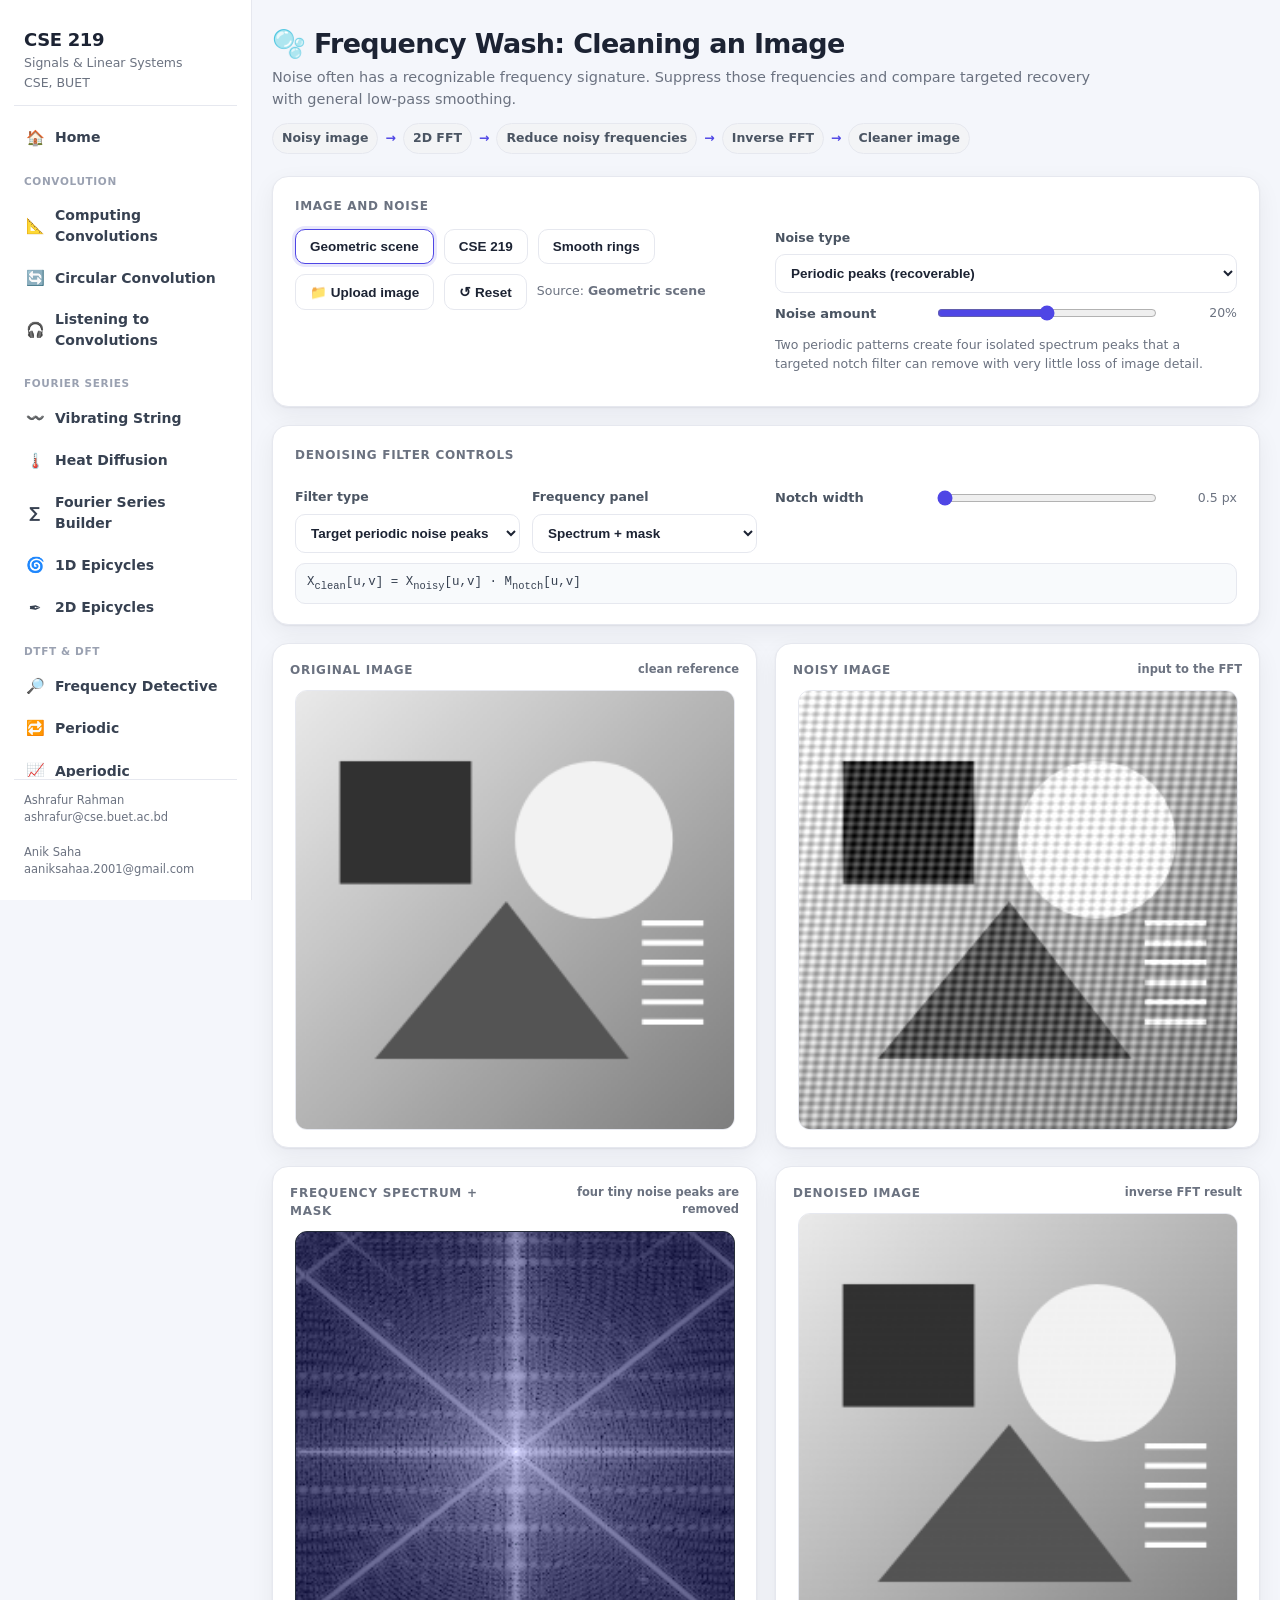
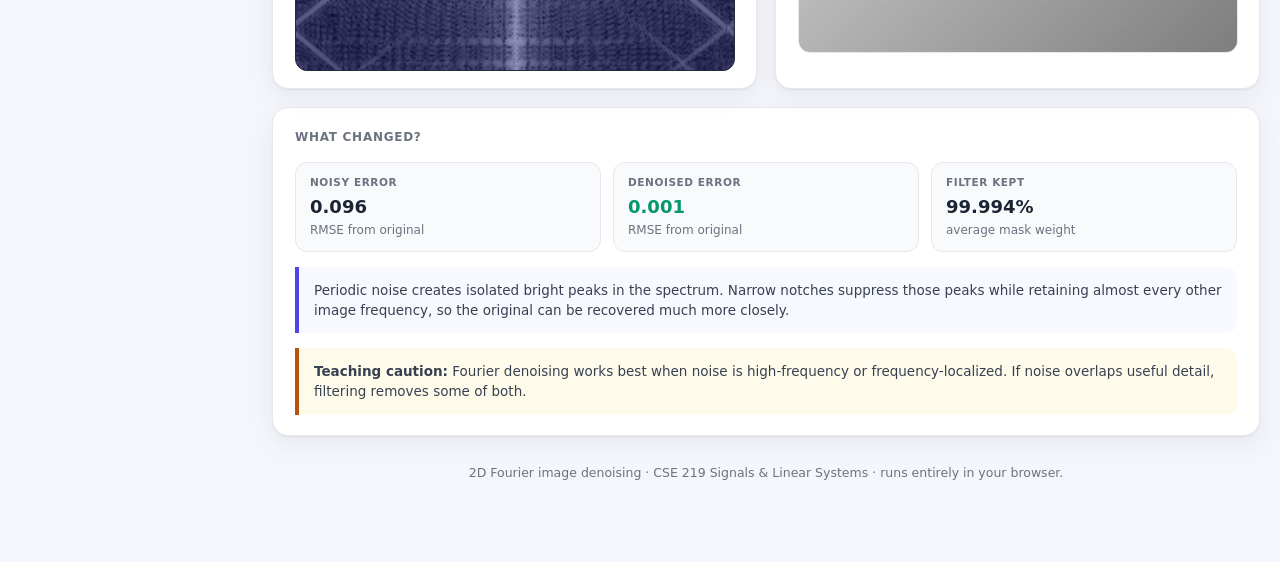
<file: image-denoising-fourier.html>
<!DOCTYPE html>
<html lang="en">
<head>
<meta charset="UTF-8" />
<meta name="viewport" content="width=device-width, initial-scale=1.0" />
<title>Frequency Wash · Image Denoising · CSE 219</title>
<link rel="icon" href="favicon.svg" type="image/svg+xml" />
<link rel="stylesheet" href="assets/site.css" />
<link rel="stylesheet" href="assets/image-frequency-demo.css" />
<script src="assets/site.js" defer></script>
</head>
<body>
<div class="site">
  <aside class="sidebar" id="siteSidebar"></aside>
  <main class="content">
    <div class="image-demo-wrap">
      <header class="image-demo-header">
        <h1>🫧 Frequency Wash: Cleaning an Image</h1>
        <p>Noise often has a recognizable frequency signature. Suppress those frequencies and compare targeted recovery with general low-pass smoothing.</p>
        <div class="image-pipeline" aria-label="Denoising pipeline">
          <span>Noisy image</span><b>→</b><span>2D FFT</span><b>→</b><span>Reduce noisy frequencies</span><b>→</b><span>Inverse FFT</span><b>→</b><span>Cleaner image</span>
        </div>
      </header>

      <section class="image-card">
        <h2>Image and noise</h2>
        <div class="image-controls">
          <div>
            <div class="image-row" id="sampleButtons">
              <button class="image-button active" type="button" data-sample="shapes">Geometric scene</button>
              <button class="image-button" type="button" data-sample="text">CSE 219</button>
              <button class="image-button" type="button" data-sample="rings">Smooth rings</button>
            </div>
            <div class="image-row" style="margin-top:10px">
              <button class="image-button" id="uploadButton" type="button">📁 Upload image</button>
              <input class="image-file-input" id="fileInput" type="file" accept="image/*" />
              <button class="image-button" id="resetButton" type="button">↺ Reset</button>
              <span class="image-status">Source: <b id="sourceName">Geometric scene</b></span>
            </div>
          </div>
          <div>
            <div class="image-field">
              <label for="noiseTypeSelect">Noise type</label>
              <select id="noiseTypeSelect">
                <option value="periodic">Periodic peaks (recoverable)</option>
                <option value="mixed">Grain + periodic (realistic)</option>
              </select>
            </div>
            <div class="image-control">
              <label for="noiseSlider">Noise amount</label>
              <input id="noiseSlider" type="range" min="0" max="40" step="1" value="20" />
              <span class="value" id="noiseValue">20%</span>
            </div>
            <p class="image-status" id="noiseDescription">Two periodic patterns create four isolated spectrum peaks that a targeted notch filter can remove with very little loss of image detail.</p>
          </div>
        </div>
      </section>

      <section class="image-card">
        <h2>Denoising filter controls</h2>
        <div class="image-controls">
          <div>
            <div class="image-fields">
              <div class="image-field">
                <label for="filterSelect">Filter type</label>
                <select id="filterSelect">
                  <option value="notch">Target periodic noise peaks</option>
                  <option value="gaussian">Smooth Gaussian low-pass</option>
                  <option value="hard">Hard circular mask</option>
                </select>
              </div>
              <div class="image-field">
                <label for="displaySelect">Frequency panel</label>
                <select id="displaySelect">
                  <option value="mask">Spectrum + mask</option>
                  <option value="spectrum">Spectrum only</option>
                  <option value="removed">What we threw away</option>
                </select>
              </div>
            </div>
          </div>
          <div>
            <div class="image-control" id="cutoffControl">
              <label for="cutoffSlider">Cutoff radius</label>
              <input id="cutoffSlider" type="range" min="4" max="110" step="1" value="45" />
              <span class="value" id="cutoffValue">45 px</span>
            </div>
            <div class="image-control" id="notchControl">
              <label for="notchSlider">Notch width</label>
              <input id="notchSlider" type="range" min="0.5" max="10" step="0.5" value="0.5" />
              <span class="value" id="notchValue">0.5 px</span>
            </div>
            <div class="image-control" id="softnessControl">
              <label for="softnessSlider">Filter softness</label>
              <input id="softnessSlider" type="range" min="0" max="40" step="1" value="20" />
              <span class="value" id="softnessValue">20</span>
            </div>
          </div>
        </div>
        <div class="image-formula" id="filterFormula">X<sub>clean</sub>[u,v] = X<sub>noisy</sub>[u,v] · M<sub>notch</sub>[u,v]</div>
      </section>

      <section class="image-stage-grid" aria-label="Denoising results">
        <article class="image-panel">
          <div class="image-panel-head"><h2>Original image</h2><span class="image-panel-note">clean reference</span></div>
          <div class="image-canvas-box"><canvas id="originalCanvas" width="256" height="256"></canvas></div>
        </article>
        <article class="image-panel">
          <div class="image-panel-head"><h2>Noisy image</h2><span class="image-panel-note">input to the FFT</span></div>
          <div class="image-canvas-box"><canvas id="noisyCanvas" width="256" height="256"></canvas></div>
        </article>
        <article class="image-panel">
          <div class="image-panel-head"><h2 id="frequencyTitle">Frequency spectrum + mask</h2><span class="image-panel-note" id="frequencyNote">bright center = slow changes</span></div>
          <div class="image-canvas-box dark" id="frequencyBox"><canvas id="frequencyCanvas" width="256" height="256"></canvas></div>
        </article>
        <article class="image-panel">
          <div class="image-panel-head"><h2>Denoised image</h2><span class="image-panel-note">inverse FFT result</span></div>
          <div class="image-canvas-box"><canvas id="denoisedCanvas" width="256" height="256"></canvas></div>
        </article>
      </section>

      <section class="image-card" style="margin-top:18px">
        <h2>What changed?</h2>
        <div class="image-metrics">
          <div class="image-metric"><div class="key">Noisy error</div><div class="metric-value" id="noisyError">—</div><div class="detail">RMSE from original</div></div>
          <div class="image-metric"><div class="key">Denoised error</div><div class="metric-value" id="cleanError">—</div><div class="detail">RMSE from original</div></div>
          <div class="image-metric"><div class="key">Filter kept</div><div class="metric-value" id="keptValue">—</div><div class="detail">average mask weight</div></div>
        </div>
        <div class="image-explainer" id="mainExplanation">Periodic noise creates isolated bright peaks in the spectrum. Narrow notches suppress those peaks while retaining almost every other image frequency, so the original can be recovered much more closely.</div>
        <div class="image-explainer image-caution"><b>Teaching caution:</b> Fourier denoising works best when noise is high-frequency or frequency-localized. If noise overlaps useful detail, filtering removes some of both.</div>
      </section>

      <footer class="image-demo-footer">2D Fourier image denoising · CSE 219 Signals &amp; Linear Systems · runs entirely in your browser.</footer>
    </div>
  </main>
</div>

<script src="assets/image-fourier.js"></script>
<script>
(function () {
  "use strict";
  const SIZE = 256;
  const $ = id => document.getElementById(id);
  const labels = { shapes: "Geometric scene", text: "CSE 219", rings: "Smooth rings" };
  let activeSample = "shapes";
  let original = null;
  let noisy = null;
  let spectrum = null;
  let renderFrame = 0;

  function SetSample(sampleId) {
    activeSample = sampleId;
    original = ImageFourier.CreateSample(sampleId, SIZE);
    $("sourceName").textContent = labels[sampleId];
    document.querySelectorAll("[data-sample]").forEach(button => button.classList.toggle("active", button.dataset.sample === sampleId));
    RebuildNoise();
  }

  function RebuildNoise() {
    noisy = ImageFourier.AddTeachingNoise(original, Number($("noiseSlider").value) / 100, SIZE, 219, $("noiseTypeSelect").value);
    spectrum = ImageFourier.ComputeFFT2(noisy, SIZE);
    ScheduleRender();
  }

  function ScheduleRender() {
    cancelAnimationFrame(renderFrame);
    renderFrame = requestAnimationFrame(Render);
  }

  function Render() {
    const filterType = $("filterSelect").value;
    const radius = Number($("cutoffSlider").value);
    const softness = Number($("softnessSlider").value);
    const notchWidth = Number($("notchSlider").value);
    const notch = filterType === "notch";
    const hard = filterType === "hard";
    const mask = filterType === "notch"
      ? ImageFourier.CreateNotchMask(SIZE, { width: notchWidth, type: "hard" })
      : ImageFourier.CreateRadialMask(SIZE, { pass: "low", type: filterType, radius, softness });
    const filteredSpectrum = ImageFourier.ApplyMask(spectrum, mask);
    const denoised = ImageFourier.ComputeIFFT2(filteredSpectrum);
    const removed = ImageFourier.Difference(noisy, denoised);

    ImageFourier.RenderGray($("originalCanvas"), original, { size: SIZE });
    ImageFourier.RenderGray($("noisyCanvas"), noisy, { size: SIZE });
    ImageFourier.RenderGray($("denoisedCanvas"), denoised, { size: SIZE });

    const display = $("displaySelect").value;
    $("frequencyBox").classList.toggle("dark", display !== "removed");
    if (display === "removed") {
      $("frequencyTitle").textContent = "What we threw away";
      $("frequencyNote").textContent = "absolute removed component";
      ImageFourier.RenderGray($("frequencyCanvas"), removed, { size: SIZE, absolute: true, normalize: true });
    } else {
      $("frequencyTitle").textContent = display === "mask" ? "Frequency spectrum + mask" : "Frequency spectrum";
      $("frequencyNote").textContent = display === "mask"
        ? (filterType === "notch" ? "four tiny noise peaks are removed" : "dimmed frequencies are reduced")
        : "center = low frequency";
      ImageFourier.RenderSpectrum($("frequencyCanvas"), spectrum, { mask: display === "mask" ? mask : null, overlay: display === "mask" });
    }

    const noisyRmse = Math.sqrt(ImageFourier.MeanSquaredError(original, noisy));
    const cleanRmse = Math.sqrt(ImageFourier.MeanSquaredError(original, denoised));
    $("noisyError").textContent = noisyRmse.toFixed(3);
    $("cleanError").textContent = cleanRmse.toFixed(3);
    $("cleanError").style.color = cleanRmse < noisyRmse ? "#059669" : "#b45309";
    $("keptValue").textContent = (ImageFourier.MeanMask(mask) * 100).toFixed(notch ? 3 : 1) + "%";
    $("noiseValue").textContent = $("noiseSlider").value + "%";
    $("cutoffValue").textContent = radius + " px";
    $("softnessValue").textContent = String(softness);
    $("notchValue").textContent = notchWidth.toFixed(1) + " px";
    $("notchControl").style.display = notch ? "grid" : "none";
    $("cutoffControl").style.display = notch ? "none" : "grid";
    $("softnessControl").style.display = notch ? "none" : "grid";
    $("softnessSlider").disabled = hard || notch;
    $("softnessControl").style.opacity = hard ? ".38" : "1";
    $("filterFormula").innerHTML = notch
      ? "X<sub>clean</sub>[u,v] = X<sub>noisy</sub>[u,v] · M<sub>notch</sub>[u,v]"
      : "X<sub>clean</sub>[u,v] = X<sub>noisy</sub>[u,v] · M<sub>low-pass</sub>[u,v]";
    $("mainExplanation").textContent = notch
      ? "Periodic noise creates isolated bright peaks in the spectrum. Narrow notches suppress those peaks while retaining almost every other image frequency, so the original can be recovered much more closely."
      : "A circular low-pass filter reduces broad high-frequency noise, but useful edges occupy some of those same frequencies. Lowering the cutoff therefore trades remaining noise for increasing blur.";
  }

  function LoadUpload(file) {
    const url = URL.createObjectURL(file);
    const image = new Image();
    image.onload = () => {
      const canvas = document.createElement("canvas");
      canvas.width = image.naturalWidth;
      canvas.height = image.naturalHeight;
      canvas.getContext("2d").drawImage(image, 0, 0);
      original = ImageFourier.CanvasToGrayscale(canvas, SIZE);
      activeSample = null;
      $("sourceName").textContent = file.name;
      document.querySelectorAll("[data-sample]").forEach(button => button.classList.remove("active"));
      URL.revokeObjectURL(url);
      RebuildNoise();
    };
    image.onerror = () => URL.revokeObjectURL(url);
    image.src = url;
  }

  document.querySelectorAll("[data-sample]").forEach(button => button.addEventListener("click", () => SetSample(button.dataset.sample)));
  $("uploadButton").addEventListener("click", () => $("fileInput").click());
  $("fileInput").addEventListener("change", event => { if (event.target.files[0]) LoadUpload(event.target.files[0]); });
  $("resetButton").addEventListener("click", () => SetSample("shapes"));
  $("noiseSlider").addEventListener("input", RebuildNoise);
  $("noiseTypeSelect").addEventListener("input", () => {
    const periodic = $("noiseTypeSelect").value === "periodic";
    $("noiseDescription").textContent = periodic
      ? "Two periodic patterns create four isolated spectrum peaks that a targeted notch filter can remove with very little loss of image detail."
      : "Random grain spreads across the spectrum while periodic noise adds bright peaks. Exact recovery is impossible where noise and useful image frequencies overlap.";
    RebuildNoise();
  });
  ["filterSelect", "displaySelect", "cutoffSlider", "notchSlider", "softnessSlider"].forEach(id => $(id).addEventListener("input", ScheduleRender));
  SetSample("shapes");
})();
</script>
</body>
</html>
</file>
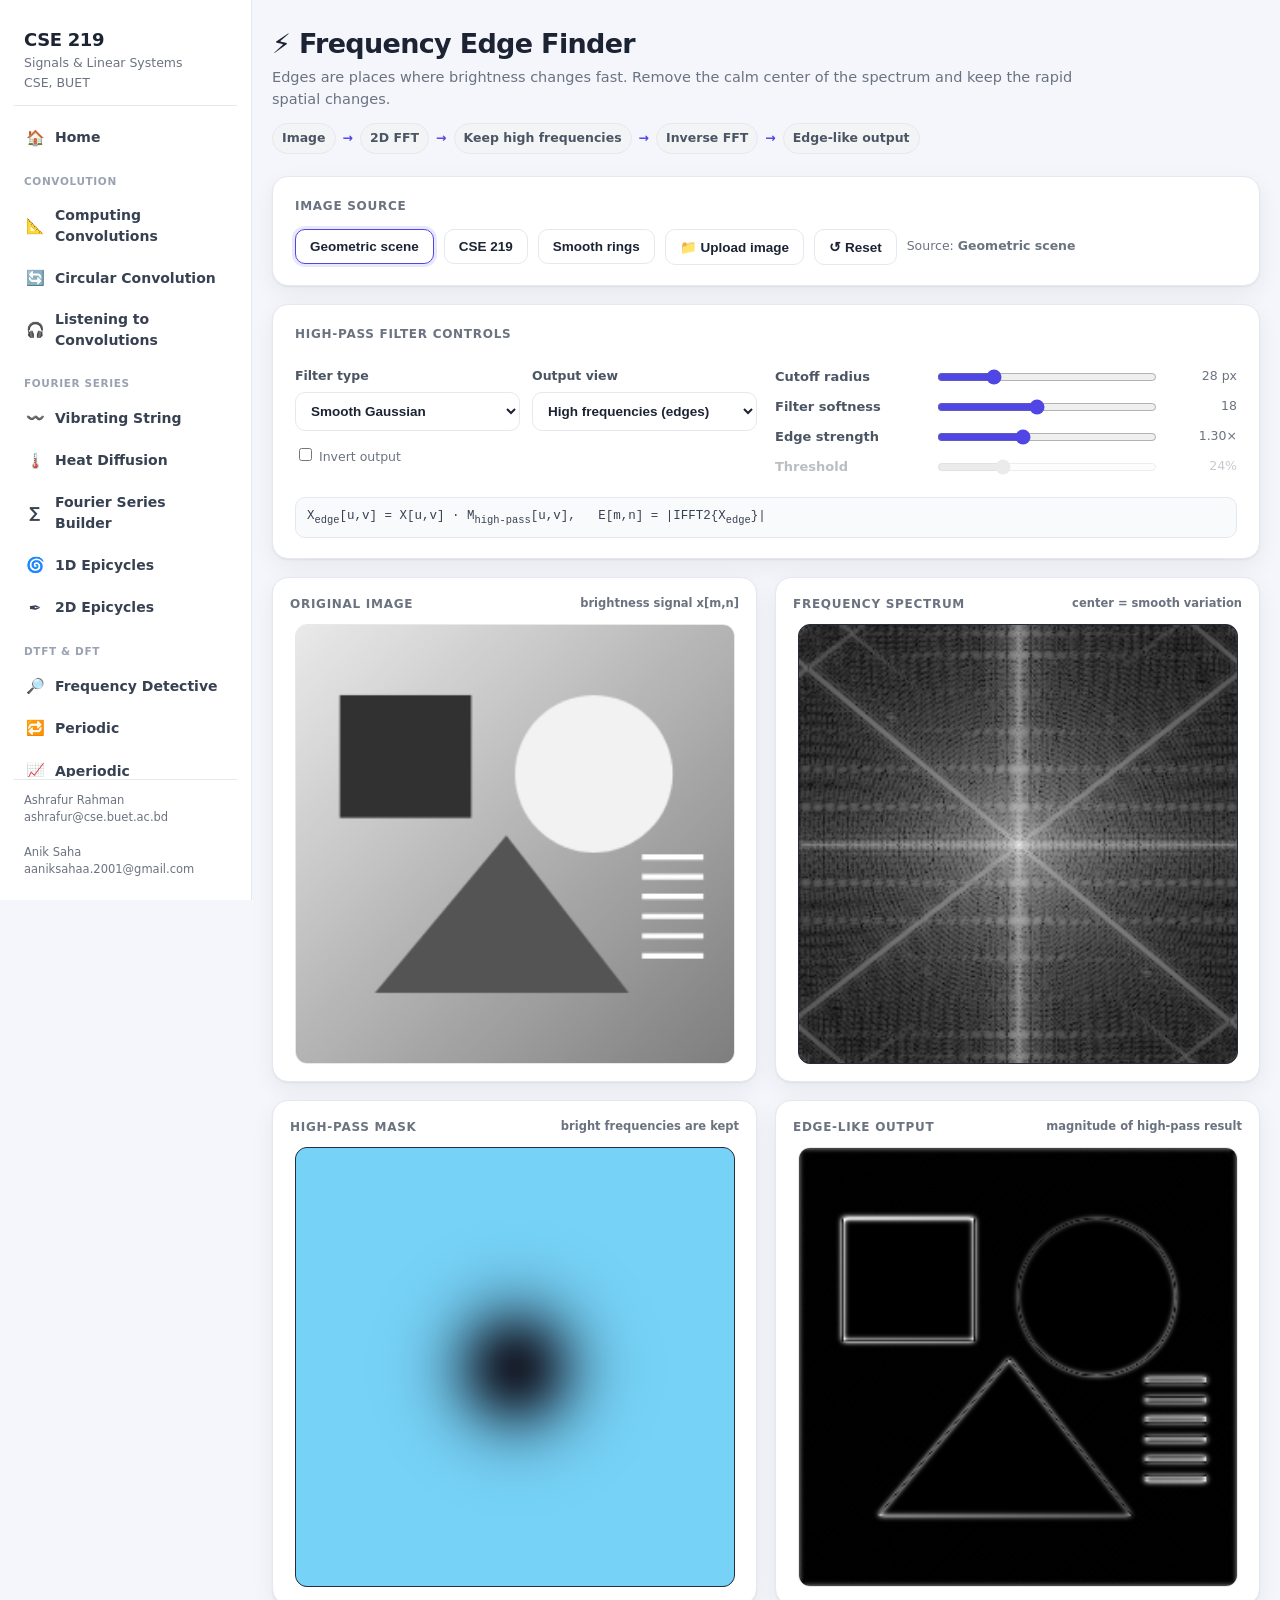
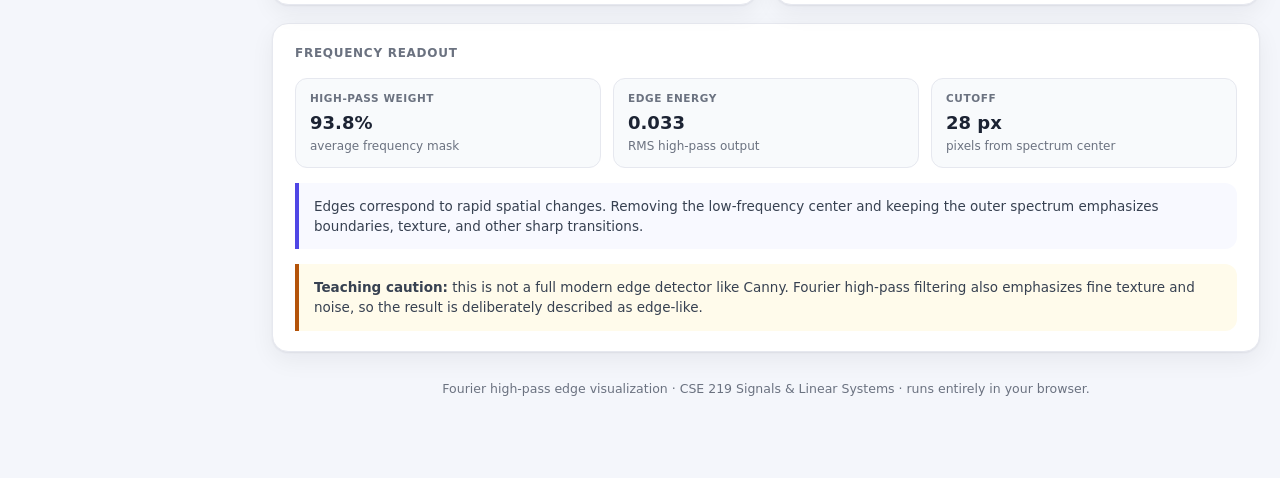
<file: image-edge-detection-fourier.html>
<!DOCTYPE html>
<html lang="en">
<head>
<meta charset="UTF-8" />
<meta name="viewport" content="width=device-width, initial-scale=1.0" />
<title>Frequency Edge Finder · CSE 219</title>
<link rel="icon" href="favicon.svg" type="image/svg+xml" />
<link rel="stylesheet" href="assets/site.css" />
<link rel="stylesheet" href="assets/image-frequency-demo.css" />
<script src="assets/site.js" defer></script>
</head>
<body>
<div class="site">
  <aside class="sidebar" id="siteSidebar"></aside>
  <main class="content">
    <div class="image-demo-wrap">
      <header class="image-demo-header">
        <h1>⚡ Frequency Edge Finder</h1>
        <p>Edges are places where brightness changes fast. Remove the calm center of the spectrum and keep the rapid spatial changes.</p>
        <div class="image-pipeline" aria-label="Edge detection pipeline">
          <span>Image</span><b>→</b><span>2D FFT</span><b>→</b><span>Keep high frequencies</span><b>→</b><span>Inverse FFT</span><b>→</b><span>Edge-like output</span>
        </div>
      </header>

      <section class="image-card">
        <h2>Image source</h2>
        <div class="image-row" id="sampleButtons">
          <button class="image-button active" type="button" data-sample="shapes">Geometric scene</button>
          <button class="image-button" type="button" data-sample="text">CSE 219</button>
          <button class="image-button" type="button" data-sample="rings">Smooth rings</button>
          <button class="image-button" id="uploadButton" type="button">📁 Upload image</button>
          <input class="image-file-input" id="fileInput" type="file" accept="image/*" />
          <button class="image-button" id="resetButton" type="button">↺ Reset</button>
          <span class="image-status">Source: <b id="sourceName">Geometric scene</b></span>
        </div>
      </section>

      <section class="image-card">
        <h2>High-pass filter controls</h2>
        <div class="image-controls">
          <div>
            <div class="image-fields">
              <div class="image-field">
                <label for="filterSelect">Filter type</label>
                <select id="filterSelect">
                  <option value="gaussian">Smooth Gaussian</option>
                  <option value="hard">Hard circular mask</option>
                </select>
              </div>
              <div class="image-field">
                <label for="outputSelect">Output view</label>
                <select id="outputSelect">
                  <option value="high">High frequencies (edges)</option>
                  <option value="binary">Thresholded edge map</option>
                  <option value="low">Low frequencies (smooth part)</option>
                </select>
              </div>
            </div>
            <div class="image-row" style="margin-top:14px">
              <label class="image-status"><input id="invertToggle" type="checkbox" /> Invert output</label>
            </div>
          </div>
          <div>
            <div class="image-control">
              <label for="cutoffSlider">Cutoff radius</label>
              <input id="cutoffSlider" type="range" min="2" max="110" step="1" value="28" />
              <span class="value" id="cutoffValue">28 px</span>
            </div>
            <div class="image-control" id="softnessControl">
              <label for="softnessSlider">Filter softness</label>
              <input id="softnessSlider" type="range" min="0" max="40" step="1" value="18" />
              <span class="value" id="softnessValue">18</span>
            </div>
            <div class="image-control" id="strengthControl">
              <label for="strengthSlider">Edge strength</label>
              <input id="strengthSlider" type="range" min="25" max="300" step="5" value="130" />
              <span class="value" id="strengthValue">1.30×</span>
            </div>
            <div class="image-control" id="thresholdControl">
              <label for="thresholdSlider">Threshold</label>
              <input id="thresholdSlider" type="range" min="2" max="80" step="1" value="24" />
              <span class="value" id="thresholdValue">24%</span>
            </div>
          </div>
        </div>
        <div class="image-formula">X<sub>edge</sub>[u,v] = X[u,v] · M<sub>high-pass</sub>[u,v], &nbsp; E[m,n] = |IFFT2{X<sub>edge</sub>}|</div>
      </section>

      <section class="image-stage-grid" aria-label="Edge detection results">
        <article class="image-panel">
          <div class="image-panel-head"><h2>Original image</h2><span class="image-panel-note">brightness signal x[m,n]</span></div>
          <div class="image-canvas-box"><canvas id="originalCanvas" width="256" height="256"></canvas></div>
        </article>
        <article class="image-panel">
          <div class="image-panel-head"><h2>Frequency spectrum</h2><span class="image-panel-note">center = smooth variation</span></div>
          <div class="image-canvas-box dark"><canvas id="spectrumCanvas" width="256" height="256"></canvas></div>
        </article>
        <article class="image-panel">
          <div class="image-panel-head"><h2>High-pass mask</h2><span class="image-panel-note">bright frequencies are kept</span></div>
          <div class="image-canvas-box dark"><canvas id="maskCanvas" width="256" height="256"></canvas></div>
        </article>
        <article class="image-panel">
          <div class="image-panel-head"><h2 id="outputTitle">Edge-like output</h2><span class="image-panel-note" id="outputNote">magnitude of high-pass result</span></div>
          <div class="image-canvas-box"><canvas id="outputCanvas" width="256" height="256"></canvas></div>
        </article>
      </section>

      <section class="image-card" style="margin-top:18px">
        <h2>Frequency readout</h2>
        <div class="image-metrics">
          <div class="image-metric"><div class="key">High-pass weight</div><div class="metric-value" id="highWeight">—</div><div class="detail">average frequency mask</div></div>
          <div class="image-metric"><div class="key">Edge energy</div><div class="metric-value" id="edgeEnergy">—</div><div class="detail">RMS high-pass output</div></div>
          <div class="image-metric"><div class="key">Cutoff</div><div class="metric-value" id="cutoffMetric">—</div><div class="detail">pixels from spectrum center</div></div>
        </div>
        <div class="image-explainer">Edges correspond to rapid spatial changes. Removing the low-frequency center and keeping the outer spectrum emphasizes boundaries, texture, and other sharp transitions.</div>
        <div class="image-explainer image-caution"><b>Teaching caution:</b> this is not a full modern edge detector like Canny. Fourier high-pass filtering also emphasizes fine texture and noise, so the result is deliberately described as edge-like.</div>
      </section>

      <footer class="image-demo-footer">Fourier high-pass edge visualization · CSE 219 Signals &amp; Linear Systems · runs entirely in your browser.</footer>
    </div>
  </main>
</div>

<script src="assets/image-fourier.js"></script>
<script>
(function () {
  "use strict";
  const SIZE = 256;
  const $ = id => document.getElementById(id);
  const labels = { shapes: "Geometric scene", text: "CSE 219", rings: "Smooth rings" };
  let original = null;
  let spectrum = null;
  let renderFrame = 0;

  function SetSample(sampleId) {
    original = ImageFourier.CreateSample(sampleId, SIZE);
    spectrum = ImageFourier.ComputeFFT2(original, SIZE);
    $("sourceName").textContent = labels[sampleId];
    document.querySelectorAll("[data-sample]").forEach(button => button.classList.toggle("active", button.dataset.sample === sampleId));
    ScheduleRender();
  }

  function ScheduleRender() {
    cancelAnimationFrame(renderFrame);
    renderFrame = requestAnimationFrame(Render);
  }

  function Render() {
    const filterType = $("filterSelect").value;
    const radius = Number($("cutoffSlider").value);
    const softness = Number($("softnessSlider").value);
    const highMask = ImageFourier.CreateRadialMask(SIZE, { pass: "high", type: filterType, radius, softness });
    const lowMask = new Float32Array(highMask.length);
    for (let i = 0; i < highMask.length; i++) lowMask[i] = 1 - highMask[i];
    const highResult = ImageFourier.ComputeIFFT2(ImageFourier.ApplyMask(spectrum, highMask));
    const lowResult = ImageFourier.ComputeIFFT2(ImageFourier.ApplyMask(spectrum, lowMask));
    const outputView = $("outputSelect").value;
    const invert = $("invertToggle").checked;
    const gain = Number($("strengthSlider").value) / 100;

    ImageFourier.RenderGray($("originalCanvas"), original, { size: SIZE });
    ImageFourier.RenderSpectrum($("spectrumCanvas"), spectrum);
    ImageFourier.RenderMask($("maskCanvas"), highMask, SIZE);

    if (outputView === "low") {
      $("outputTitle").textContent = "Low-frequency remainder";
      $("outputNote").textContent = "the smooth part removed from edges";
      ImageFourier.RenderGray($("outputCanvas"), lowResult, { size: SIZE, invert });
    } else if (outputView === "binary") {
      $("outputTitle").textContent = "Thresholded edge map";
      $("outputNote").textContent = "optional binary teaching view";
      ImageFourier.RenderThreshold($("outputCanvas"), highResult, { size: SIZE, threshold: Number($("thresholdSlider").value) / 100, invert });
    } else {
      $("outputTitle").textContent = "Edge-like output";
      $("outputNote").textContent = "magnitude of high-pass result";
      ImageFourier.RenderGray($("outputCanvas"), highResult, { size: SIZE, absolute: true, normalize: true, gain, invert });
    }

    let energy = 0;
    for (let i = 0; i < highResult.length; i++) energy += highResult[i] * highResult[i];
    energy = Math.sqrt(energy / highResult.length);
    $("highWeight").textContent = (ImageFourier.MeanMask(highMask) * 100).toFixed(1) + "%";
    $("edgeEnergy").textContent = energy.toFixed(3);
    $("cutoffMetric").textContent = radius + " px";
    $("cutoffValue").textContent = radius + " px";
    $("softnessValue").textContent = String(softness);
    $("strengthValue").textContent = gain.toFixed(2) + "×";
    $("thresholdValue").textContent = $("thresholdSlider").value + "%";

    const hard = filterType === "hard";
    $("softnessSlider").disabled = hard;
    $("softnessControl").style.opacity = hard ? ".38" : "1";
    $("strengthControl").style.opacity = outputView === "high" ? "1" : ".38";
    $("strengthSlider").disabled = outputView !== "high";
    $("thresholdControl").style.opacity = outputView === "binary" ? "1" : ".38";
    $("thresholdSlider").disabled = outputView !== "binary";
  }

  function LoadUpload(file) {
    const url = URL.createObjectURL(file);
    const image = new Image();
    image.onload = () => {
      const canvas = document.createElement("canvas");
      canvas.width = image.naturalWidth;
      canvas.height = image.naturalHeight;
      canvas.getContext("2d").drawImage(image, 0, 0);
      original = ImageFourier.CanvasToGrayscale(canvas, SIZE);
      spectrum = ImageFourier.ComputeFFT2(original, SIZE);
      $("sourceName").textContent = file.name;
      document.querySelectorAll("[data-sample]").forEach(button => button.classList.remove("active"));
      URL.revokeObjectURL(url);
      ScheduleRender();
    };
    image.onerror = () => URL.revokeObjectURL(url);
    image.src = url;
  }

  document.querySelectorAll("[data-sample]").forEach(button => button.addEventListener("click", () => SetSample(button.dataset.sample)));
  $("uploadButton").addEventListener("click", () => $("fileInput").click());
  $("fileInput").addEventListener("change", event => { if (event.target.files[0]) LoadUpload(event.target.files[0]); });
  $("resetButton").addEventListener("click", () => SetSample("shapes"));
  ["filterSelect", "outputSelect", "cutoffSlider", "softnessSlider", "strengthSlider", "thresholdSlider", "invertToggle"].forEach(id => $(id).addEventListener("input", ScheduleRender));
  SetSample("shapes");
})();
</script>
</body>
</html>
</file>
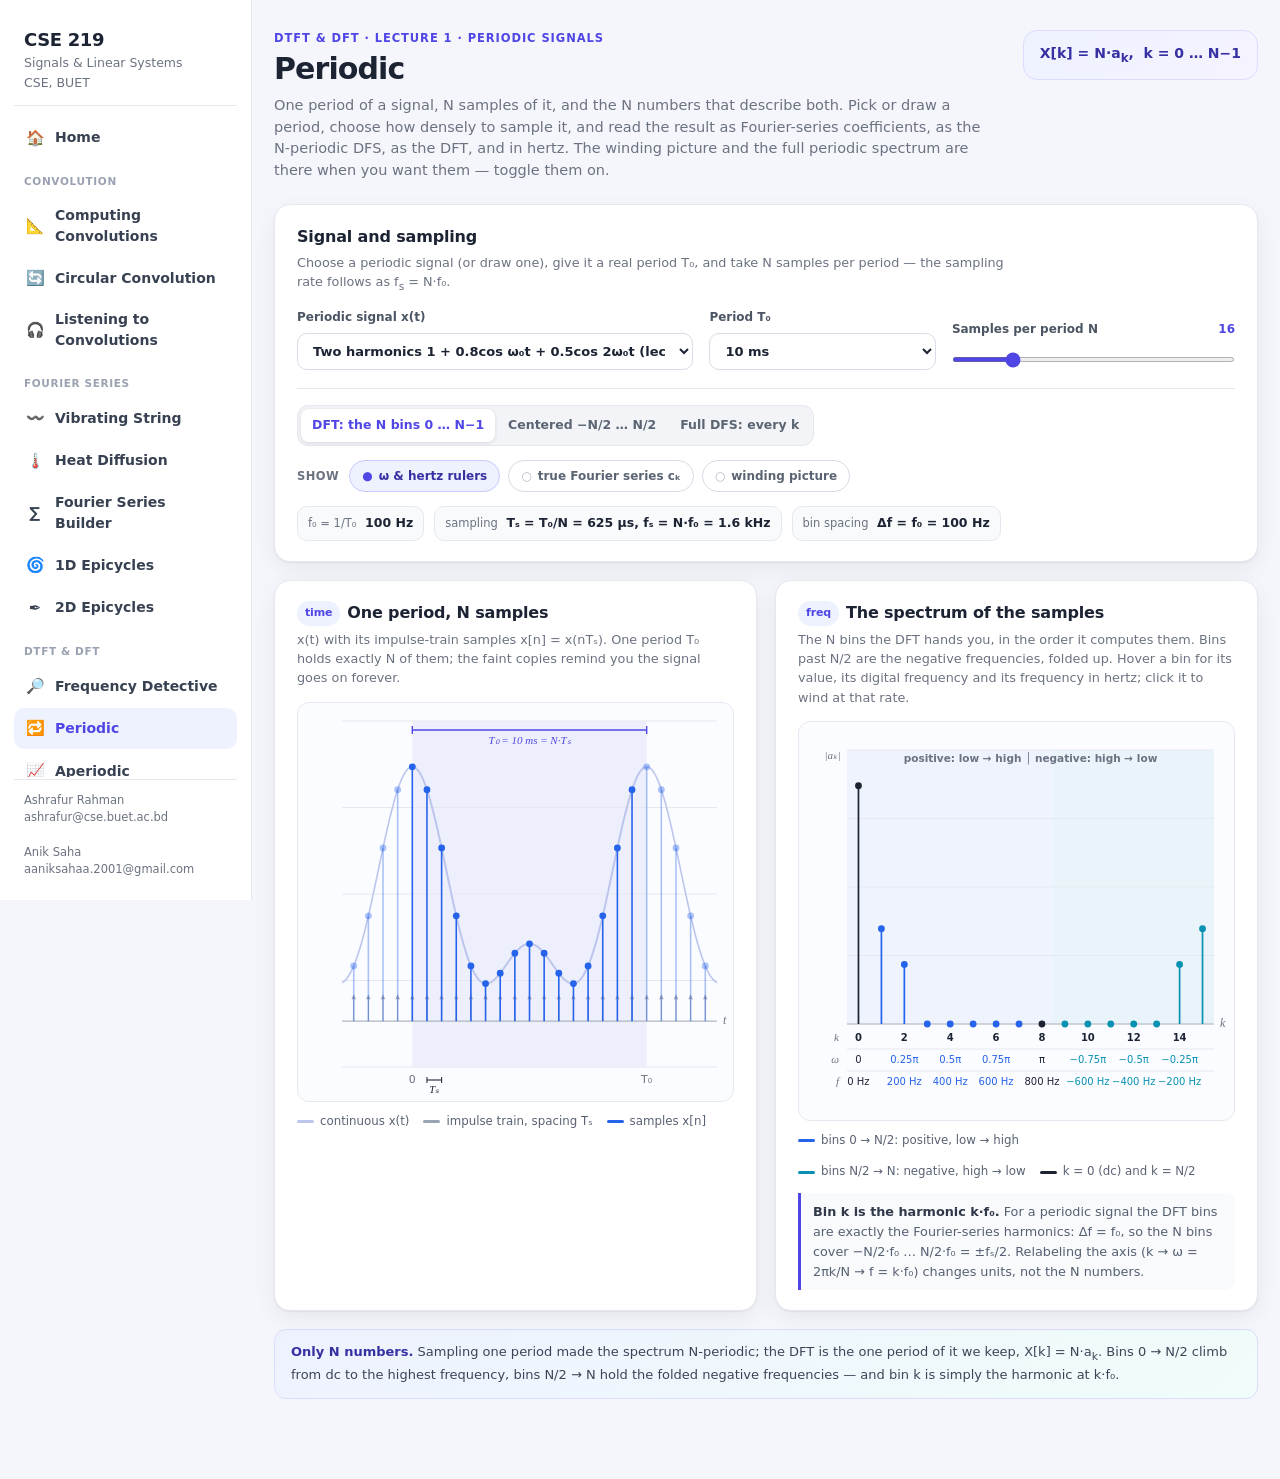
<file: periodic-fourier.html>
<!DOCTYPE html>
<html lang="en">
<head>
<meta charset="UTF-8" />
<meta name="viewport" content="width=device-width, initial-scale=1.0" />
<title>Periodic · CSE 219</title>
<link rel="icon" href="favicon.svg" type="image/svg+xml" />
<link rel="stylesheet" href="assets/site.css" />
<script src="assets/site.js" defer></script>
<script src="assets/fourier-lab.js"></script>
<style>
  :root{--violet:#4f46e5;--violet-dark:#3730a3;--violet-soft:#eef2ff;--blue:#2563eb;--cyan:#0891b2;--orange:#ea580c;--plot:#fbfcff;--radius:16px}
  .content{overflow-x:hidden}
  [hidden]{display:none!important}
  .lab{width:100%;max-width:1240px;margin:0 auto;padding:30px 22px 80px}
  .lab-header{display:flex;align-items:flex-start;justify-content:space-between;gap:24px;margin-bottom:22px}
  .eyebrow{color:var(--violet);font-size:11.5px;font-weight:800;letter-spacing:.08em;text-transform:uppercase;margin-bottom:5px}
  .lab-header h1{font-size:30px;line-height:1.15;letter-spacing:-.03em;margin:0}
  .lab-header p{color:var(--muted);font-size:14.5px;max-width:760px;margin:8px 0 0}
  .limit-pill{flex:none;background:linear-gradient(135deg,#eef2ff,#f5f3ff);color:var(--violet-dark);border:1px solid #dcdcff;border-radius:14px;padding:12px 16px;font-size:14px;font-weight:800;white-space:nowrap}
  .card{background:var(--card);border:1px solid var(--line);border-radius:var(--radius);box-shadow:var(--shadow);padding:20px 22px;margin-bottom:18px;min-width:0}
  .card-head{display:flex;justify-content:space-between;align-items:flex-start;gap:18px;margin-bottom:14px}
  .card-head h2{font-size:16px;letter-spacing:-.01em;margin:0}
  .card-head p{font-size:12.8px;color:var(--muted);margin:4px 0 0;max-width:720px}
  .step{display:inline-flex;align-items:center;justify-content:center;min-width:25px;height:25px;padding:0 8px;border-radius:999px;background:var(--violet-soft);color:var(--violet);font-size:11px;font-weight:900;margin-right:7px;vertical-align:2px}
  .controls{display:grid;grid-template-columns:1.4fr .8fr 1fr;gap:16px;align-items:end}
  .field{min-width:0}
  .field label{display:flex;justify-content:space-between;gap:8px;color:#4b5563;font-size:12px;font-weight:800;margin-bottom:7px}
  .field output{color:var(--violet);font-variant-numeric:tabular-nums}
  select{width:100%;border:1px solid #d9dce6;border-radius:10px;background:#fff;color:var(--ink);font:inherit;font-size:13px;font-weight:650;padding:9px 11px;outline:none}
  select:focus{border-color:#a5b4fc;box-shadow:0 0 0 3px #eef2ff}
  input[type=range]{width:100%;height:5px;margin:8px 0;accent-color:var(--violet)}
  .control-bottom{display:flex;align-items:center;justify-content:space-between;gap:14px;border-top:1px solid var(--line);margin-top:18px;padding-top:16px;flex-wrap:wrap}
  .seg-row{display:flex;gap:10px;flex-wrap:wrap;align-items:center}
  .segmented{display:inline-flex;background:#f3f4f8;border:1px solid var(--line);padding:3px;border-radius:11px;gap:2px}
  .segmented button{border:0;background:transparent;color:#5b6472;font:inherit;font-size:12.5px;font-weight:800;padding:7px 11px;border-radius:8px;cursor:pointer;white-space:nowrap}
  .segmented button.active{background:#fff;color:var(--violet);box-shadow:0 1px 4px rgba(16,24,40,.12)}
  .chips{display:flex;gap:8px;flex-wrap:wrap;align-items:center}
  .chips .lbl{font-size:11.5px;font-weight:800;color:#6b7280;letter-spacing:.04em;text-transform:uppercase;margin-right:2px}
  .chip{border:1px solid #d9dce6;background:#fff;color:#5b6472;border-radius:999px;padding:6px 12px;font:inherit;font-size:12px;font-weight:800;cursor:pointer;white-space:nowrap}
  .chip::before{content:"○";margin-right:6px;color:#b0b6c4}
  .chip.on{background:var(--violet-soft);border-color:#c7cbff;color:var(--violet-dark)}
  .chip.on::before{content:"●";color:var(--violet)}
  .live-metrics{display:flex;gap:10px;flex-wrap:wrap;margin-top:14px}
  .metric{background:#f8fafc;border:1px solid var(--line);border-radius:10px;padding:7px 10px;color:var(--muted);font-size:11.5px}
  .metric b{color:var(--ink);font-size:12.5px;font-variant-numeric:tabular-nums;margin-left:5px}
  .metric.warn{border-color:#fdba74;background:#fff7ed;color:#9a3412}
  .plot-card{margin:0 0 18px}
  .plots{display:grid;grid-template-columns:1fr 1fr;gap:18px;margin-bottom:18px}
  .plots .plot-card{margin:0}
  .plot-wrap{height:400px;background:var(--plot);border:1px solid var(--line);border-radius:12px;overflow:hidden;position:relative}
  .plot-wrap.spec{height:400px}.plot-wrap.wind{height:360px}
  canvas{display:block;width:100%;height:100%;touch-action:none}
  #specCanvas{cursor:pointer}#timeCanvas.draw{cursor:crosshair}
  .tip{position:absolute;pointer-events:none;background:#1c2333;color:#fff;font-size:11.5px;line-height:1.55;padding:8px 10px;border-radius:8px;transform:translate(-50%,-112%);white-space:nowrap;opacity:0;transition:opacity .08s}
  .legend{display:flex;flex-wrap:wrap;gap:14px;margin-top:11px;color:#596273;font-size:11.8px}
  .legend span{display:inline-flex;align-items:center;gap:6px}
  .key{width:17px;height:3px;border-radius:2px;background:var(--blue);display:inline-block}
  .key.faint{background:#bcc5ec}.key.negative{background:var(--cyan)}.key.neutral{background:#1c2333}.key.comb{background:#9aa3b2}.key.curve{background:#b4bac8}.key.centroid{background:var(--orange)}.key.angle{background:var(--violet)}
  .diamond{width:9px;height:9px;border:2px solid var(--orange);transform:rotate(45deg);display:inline-block}
  .teaching-note{background:#f8fafc;border-left:3px solid var(--violet);border-radius:0 9px 9px 0;color:#566072;font-size:12.8px;line-height:1.55;margin-top:12px;padding:9px 12px}
  .teaching-note b{color:#303849}
  .wind-controls{display:grid;grid-template-columns:1.4fr auto auto;gap:14px;align-items:end;margin-bottom:12px}
  .btn{border:1px solid #d9dce6;background:#fff;color:#374151;border-radius:10px;padding:8px 13px;font:inherit;font-size:13px;font-weight:800;cursor:pointer}
  .btn:hover{background:#fafbff;border-color:#c7cad7}
  .mantra{background:linear-gradient(135deg,#eef2ff,#f0fdfa);border:1px solid #dcdcff;border-radius:12px;padding:12px 16px;margin-top:4px;font-size:13px;color:#3d4457;line-height:1.6}
  .mantra b{color:var(--violet-dark)}
  @media(max-width:1080px){.controls{grid-template-columns:1fr 1fr}.plots{grid-template-columns:1fr}.plot-wrap{height:300px}.plot-wrap.spec{height:360px}.plot-wrap.wind{height:320px}.wind-controls{grid-template-columns:1fr}}
  @media(max-width:680px){.lab{padding:22px 14px 60px}.lab-header{display:block}.limit-pill{display:inline-block;margin-top:13px;white-space:normal}.lab-header h1{font-size:25px}.card{padding:17px 15px}.controls{grid-template-columns:1fr}.control-bottom{align-items:stretch;flex-direction:column}.plot-wrap{height:220px}.plot-wrap.spec{height:330px}.card-head{display:block}}
</style>
</head>
<body>
<div class="site">
  <aside class="sidebar" id="siteSidebar"></aside>
  <main class="content">
    <div class="lab">
      <header class="lab-header">
        <div>
          <div class="eyebrow">DTFT &amp; DFT · lecture 1 · periodic signals</div>
          <h1>Periodic</h1>
          <p>One period of a signal, N samples of it, and the N numbers that describe both. Pick or draw a period, choose how densely to sample it, and read the result as Fourier-series coefficients, as the N-periodic DFS, as the DFT, and in hertz. The winding picture and the full periodic spectrum are there when you want them — toggle them on.</p>
        </div>
        <div class="limit-pill">X[k] = N·a<sub>k</sub>, &nbsp;k = 0 … N−1</div>
      </header>

      <section class="card" aria-labelledby="controlsTitle">
        <div class="card-head">
          <div><h2 id="controlsTitle">Signal and sampling</h2><p>Choose a periodic signal (or draw one), give it a real period T₀, and take N samples per period — the sampling rate follows as f<sub>s</sub> = N·f₀.</p></div>
        </div>
        <div class="controls">
          <div class="field">
            <label for="signalSelect"><span>Periodic signal x(t)</span></label>
            <select id="signalSelect">
              <option value="twoHarm">Two harmonics 1 + 0.8cos ω₀t + 0.5cos 2ω₀t (lecture)</option>
              <option value="threeTone">Three harmonics (the lecture waveform)</option>
              <option value="shiftedCos">Shifted cosine 1 + cos ω₀t (3Blue1Brown)</option>
              <option value="tone">Single harmonic cos ω₀t</option>
              <option value="square">Square wave</option>
              <option value="triangle">Triangle wave</option>
              <option value="sawtooth">Sawtooth</option>
              <option value="pulse">Pulse train (20% duty)</option>
              <option value="ramp">Staircase 1, 2, 3, 4 (the worked example)</option>
              <option value="custom">Custom — draw one period</option>
            </select>
          </div>
          <div class="field">
            <label for="t0Select"><span>Period T₀</span></label>
            <select id="t0Select">
              <option value="0.001">1 ms</option><option value="0.002">2 ms</option><option value="0.005">5 ms</option>
              <option value="0.01" selected>10 ms</option><option value="0.02">20 ms</option><option value="0.05">50 ms</option>
              <option value="0.1">100 ms</option><option value="1">1 s</option>
            </select>
          </div>
          <div class="field">
            <label for="nSlider"><span>Samples per period N</span><output id="nOut">16</output></label>
            <input id="nSlider" type="range" min="4" max="64" step="1" value="16" />
          </div>
        </div>
        <div class="control-bottom">
          <div class="seg-row">
            <div class="segmented" id="viewGroup" role="group" aria-label="Spectrum view">
              <button type="button" data-value="standard">DFT: the N bins 0 … N−1</button>
              <button type="button" data-value="centered">Centered −N/2 … N/2</button>
              <button type="button" data-value="full">Full DFS: every k</button>
            </div>
          </div>
          <div class="chips" id="chips">
            <span class="lbl">show</span>
            <button type="button" class="chip" data-toggle="rulers">ω &amp; hertz rulers</button>
            <button type="button" class="chip" data-toggle="ctfs">true Fourier series cₖ</button>
            <button type="button" class="chip" data-toggle="winding">winding picture</button>
          </div>
        </div>
        <div class="live-metrics" aria-live="polite">
          <div class="metric" id="f0Metric">f₀ = 1/T₀ <b>—</b></div>
          <div class="metric" id="fsMetric">sampling <b>—</b></div>
          <div class="metric" id="dfMetric">bin spacing <b>Δf = f₀</b></div>
          <div class="metric warn" id="aliasWarn" hidden>the true harmonics reach past N/2 — copies overlap (aliasing, see the Sampling lecture)</div>
        </div>
      </section>

      <section class="plots">
      <article class="card plot-card">
        <div class="card-head">
          <div><h2><span class="step">time</span>One period, N samples</h2><p id="timeCaption">x(t) with its impulse-train samples x[n] = x(nTₛ). One period T₀ holds exactly N of them; the faint copies remind you the signal goes on forever.</p></div>
        </div>
        <div class="plot-wrap"><canvas id="timeCanvas" aria-label="Periodic signal and its samples"></canvas><div class="tip" id="timeTip"></div></div>
        <div class="legend">
          <span><i class="key faint"></i> continuous x(t)</span>
          <span><i class="key comb"></i> impulse train, spacing Tₛ</span>
          <span><i class="key"></i> samples x[n]</span>
        </div>
      </article>

      <article class="card plot-card">
        <div class="card-head">
          <div><h2><span class="step">freq</span>The spectrum of the samples</h2><p id="specCaption"></p></div>
        </div>
        <div class="plot-wrap spec"><canvas id="specCanvas" aria-label="DFS / DFT magnitude spectrum"></canvas><div class="tip" id="specTip"></div></div>
        <div class="legend">
          <span><i class="key"></i> bins 0 → N/2: positive, low → high</span>
          <span><i class="key negative"></i> bins N/2 → N: negative, high → low</span>
          <span><i class="key neutral"></i> k = 0 (dc) and k = N/2</span>
          <span id="copiesKey" hidden><i class="key faint"></i> the same N values, repeating</span>
          <span id="ctfsKey" hidden><i class="diamond"></i> true Fourier-series |cₖ| of x(t)</span>
        </div>
        <div class="teaching-note" id="specNote"></div>
      </article>

      </section>

      <article class="card plot-card" id="windCard" hidden>
        <div class="card-head">
          <div><h2><span class="step">wind</span>Wind one period around the origin</h2><p>Each sample x[n] is placed at radius x[n] and turned by −2πk·n/N; the center of mass of the N points is a<sub>k</sub>. At an integer k the winding closes after one period and the points sit on the wound continuous curve.</p></div>
        </div>
        <div class="wind-controls">
          <div class="field">
            <label for="rateSlider"><span>Winding rate k (turns per period)</span><output id="rateOut">1</output></label>
            <input id="rateSlider" type="range" min="0" max="16" step="0.05" value="1" />
          </div>
          <div class="seg-row"><button class="btn" id="rateDown" type="button">◀ bin</button><button class="btn" id="rateUp" type="button">bin ▶</button></div>
          <div class="chips" id="windChips"><button type="button" class="chip on" data-toggle="wcurve">continuous curve</button></div>
        </div>
        <div class="plot-wrap wind"><canvas id="windCanvas" aria-label="Samples wound around the origin with their centroid"></canvas><div class="tip" id="windTip"></div></div>
        <div class="legend">
          <span><i class="key"></i> wound samples x[n]e<sup>−j2πkn/N</sup></span>
          <span><i class="key curve"></i> the wound continuous period</span>
          <span><i class="key angle"></i> turn per sample 2πk/N</span>
          <span><i class="key centroid"></i> centroid = a<sub>k</sub></span>
        </div>
        <div class="live-metrics" aria-live="polite">
          <div class="metric" id="turnMetric">turn per sample <b>—</b></div>
          <div class="metric" id="centroidMetric">centroid <b>—</b></div>
        </div>
        <div class="teaching-note">Click any bin in the spectrum to wind at that k. Drag the slider between bins: the loop no longer closes, the mass spreads out, and the centroid drifts — a periodic signal has nothing at those rates. Picture after 3Blue1Brown, <i>But what is the Fourier Transform?</i></div>
      </article>

      <div class="mantra"><b>Only N numbers.</b> Sampling one period made the spectrum N-periodic; the DFT is the one period of it we keep, X[k] = N·a<sub>k</sub>. Bins 0 → N/2 climb from dc to the highest frequency, bins N/2 → N hold the folded negative frequencies — and bin k is simply the harmonic at k·f₀.</div>

    </div>
  </main>
</div>

<script>
(function(){
  "use strict";
  const {TAU,PI,C,$,setupCanvas,line,text,dot,diamond,gridFrame,piFrac,fmtHz,fmtSec,fmtC,dft,binClass,binColor,tints,rulers,windingPlane,bindHover,bindPaint,presetTokens,bindChips,bindSegmented}=window.FL;
  const G=256;
  const SIG={
    twoHarm:{parts:[{h:0,a:1},{h:1,a:0.8},{h:2,a:0.5}]},
    threeTone:{parts:[{h:1,a:1.2,p:-PI/2},{h:2,a:0.5,p:0},{h:4,a:0.3,p:-PI/2}]},
    shiftedCos:{parts:[{h:0,a:1},{h:1,a:1}]},
    tone:{parts:[{h:1,a:1}]},
    square:{fn:u=>u<0.5?1:-1},
    triangle:{fn:u=>1-4*Math.abs(u-0.5)},
    sawtooth:{fn:u=>2*u-1},
    pulse:{fn:u=>u<0.2?1:0},
    ramp:{fn:u=>1+Math.floor(u*4)},
    custom:{},
  };
  const state={signal:"twoHarm",T0:0.01,N:16,view:"standard",rulers:true,ctfs:false,winding:false,wcurve:true,wrate:1,hoverK:null,custom:new Float64Array(G),customVersion:0,paintRange:null};
  const wrap=u=>((u%1)+1)%1;
  function presetValue(name,u){const S=SIG[name];if(S.parts){let s=0;for(const q of S.parts)s+=q.a*Math.cos(TAU*q.h*u+(q.p||0));return s;}return S.fn(wrap(u));}
  function xu(u){ if(state.signal!=="custom")return presetValue(state.signal,u); const f=wrap(u)*G,i=Math.floor(f),t=f-i; return state.custom[i]*(1-t)+state.custom[(i+1)%G]*t; }
  function samples(){const x=[];for(let n=0;n<state.N;n++)x.push(xu(n/state.N));return x;}
  function dfs(){const N=state.N,X=dft(samples(),N);return {re:X.re.map(v=>v/N),im:X.im.map(v=>v/N),mag:X.mag.map(v=>v/N)};}
  let ctfsCache={key:"",vals:new Map()};
  function ctfs(k){
    const key=state.signal==="custom"?"custom"+state.customVersion:state.signal;
    if(ctfsCache.key!==key)ctfsCache={key,vals:new Map()};
    if(ctfsCache.vals.has(k))return ctfsCache.vals.get(k);
    let re=0,im=0;const M=1024;for(let i=0;i<M;i++){const u=(i+0.5)/M,v=xu(u),th=-TAU*k*u;re+=v*Math.cos(th);im+=v*Math.sin(th);}
    const m=Math.hypot(re,im)/M;ctfsCache.vals.set(k,m);return m;
  }
  function range(){ if(state.paintRange)return state.paintRange; let lo=Infinity,hi=-Infinity;for(let i=0;i<=200;i++){const v=xu(i/200);lo=Math.min(lo,v);hi=Math.max(hi,v);} lo=Math.min(lo,0);hi=Math.max(hi,0);const pad=(hi-lo)*0.18||0.5;return {lo:lo-pad,hi:hi+pad}; }
  const f0=()=>1/state.T0, fs=()=>state.N/state.T0, Ts=()=>state.T0/state.N;
  function highestHarmonic(){ // where the true series still carries energy — for the aliasing warning
    if(state.signal!=="custom"&&SIG[state.signal].parts)return Math.max(...SIG[state.signal].parts.map(q=>q.h));
    const c0=Math.max(ctfs(0),1e-9);let h=0;for(let k=1;k<=state.N;k++)if(ctfs(k)>0.02*Math.max(c0,ctfs(1)))h=k;return h;
  }

  /* ---------------- time ---------------- */
  let timeGeom=null;
  function drawTime(){
    const {ctx,w,h}=setupCanvas($("timeCanvas"));
    const p={l:44,r:16,t:18,b:34},uMin=-0.3,uMax=1.3,rg=range(),N=state.N;
    const px=u=>p.l+(u-uMin)/(uMax-uMin)*(w-p.l-p.r),py=v=>h-p.b-(v-rg.lo)/(rg.hi-rg.lo)*(h-p.t-p.b);
    ctx.fillStyle=C.keep;ctx.fillRect(px(0),p.t,px(1)-px(0),h-p.t-p.b);
    for(let i=0;i<=4;i++){const yy=p.t+i*(h-p.t-p.b)/4;line(ctx,p.l,yy,w-p.r,yy,C.grid,1);}
    const y0=py(0);line(ctx,p.l,y0,w-p.r,y0,C.axis,1.2);
    // impulse train
    const tick=Math.min(24,(h-p.t-p.b)*0.15);
    for(let n=Math.ceil(uMin*N);n<=Math.floor(uMax*N);n++){const xx=px(n/N);line(ctx,xx,y0,xx,y0-tick,C.comb,1);ctx.fillStyle=C.comb;ctx.beginPath();ctx.moveTo(xx,y0-tick-3);ctx.lineTo(xx-2.2,y0-tick+2);ctx.lineTo(xx+2.2,y0-tick+2);ctx.closePath();ctx.fill();}
    // continuous signal: faint outside the period, solid inside
    const M=700; const seg=(a,b,col,lw)=>{ctx.beginPath();for(let i=0;i<=M;i++){const u=a+(b-a)*i/M;const xx=px(u),yy=py(xu(u));i?ctx.lineTo(xx,yy):ctx.moveTo(xx,yy);}ctx.strokeStyle=col;ctx.lineWidth=lw;ctx.stroke();};
    seg(uMin,0,C.blueSoft,1.6);seg(1,uMax,C.blueSoft,1.6);seg(0,1-1e-9,state.signal==="custom"?C.blue:C.blueSoft,state.signal==="custom"?2.2:2);
    // samples
    for(let n=Math.ceil(uMin*N);n<=Math.floor(uMax*N);n++){
      const u=n/N,v=xu(u),xx=px(u),yy=py(v),inside=n>=0&&n<N;
      ctx.globalAlpha=inside?1:0.38;line(ctx,xx,y0,xx,yy,C.blue,1.6);dot(ctx,xx,yy,Math.max(2,Math.min(3.4,60/N)),C.blue);ctx.globalAlpha=1;
    }
    const yM=p.t+9;line(ctx,px(0),yM,px(1),yM,C.violet,1.4);line(ctx,px(0),yM-4,px(0),yM+4,C.violet,1.4);line(ctx,px(1),yM-4,px(1),yM+4,C.violet,1.4);
    text(ctx,`T₀ = ${fmtSec(state.T0)} = N·Tₛ`,(px(0)+px(1))/2,yM+11,"center",C.violet,"italic 11px Georgia");
    if(N>=3){const a=px(1/N),b=px(2/N),yT=h-p.b+13;line(ctx,a,yT,b,yT,C.ink,1.1);line(ctx,a,yT-3,a,yT+3,C.ink);line(ctx,b,yT-3,b,yT+3,C.ink);text(ctx,"Tₛ",(a+b)/2,yT+10,"center",C.ink,"italic 10.5px Georgia");}
    text(ctx,"0",px(0),h-p.b+13);text(ctx,"T₀",px(1),h-p.b+13);text(ctx,"t",w-p.r+6,y0,"left",C.muted,"italic 12px Georgia");
    if(state.signal==="custom")text(ctx,"drag inside the period to draw",w-p.r-6,p.t+8,"right",C.violet,"600 10.5px system-ui");
    timeGeom={px,py,uMin,uMax,rg,p};
  }

  /* ---------------- spectrum ---------------- */
  let specGeom=null;
  function layoutItems(){
    const N=state.N,items=[];
    if(state.view==="standard"){for(let k=0;k<N;k++)items.push({k,kk:k>N/2?k-N:k,slot:k,kept:true});}
    else if(state.view==="centered"){for(let kk=-N/2;kk<N/2;kk++)items.push({k:(kk+N)%N,kk,slot:kk+N/2,kept:true});}
    else {const lo=-Math.round(1.5*N),hi=Math.round(2.5*N);for(let k=lo;k<=hi;k++)items.push({k:((k%N)+N)%N,kk:k,slot:k-lo,kept:k>=0&&k<N});}
    return items;
  }
  function drawSpec(){
    const {ctx,w,h}=setupCanvas($("specCanvas"));
    const N=state.N,a=dfs(),items=layoutItems(),S=items.length,full=state.view==="full",showRul=state.rulers&&!full;
    const p={l:48,r:20,t:28,b:showRul?96:44},y0=h-p.b;
    const px=slot=>p.l+(slot+0.5)/S*(w-p.l-p.r);
    let peak=0.01;a.mag.forEach(v=>peak=Math.max(peak,v));
    if(state.ctfs)items.forEach(it=>peak=Math.max(peak,ctfs(full?it.kk:it.kk)));
    const py=v=>y0-v/(peak*1.15)*(y0-p.t);
    if(full){ctx.fillStyle=C.keep;ctx.fillRect(px(items.findIndex(it=>it.kk===0)-0.5),p.t,px(items.findIndex(it=>it.kk===N-1)+0.5)-px(items.findIndex(it=>it.kk===0)-0.5),y0-p.t);}
    else if(state.view==="standard")tints(ctx,px,p.t,y0,[[-0.5,N/2+0.5,false],[N/2+0.5,N-0.5,true]]);
    else tints(ctx,px,p.t,y0,[[-0.5,N/2-0.5,true],[N/2-0.5,N-0.5,false]]);
    gridFrame(ctx,p,w,y0,p.t);
    if(full){const i0=items.findIndex(it=>it.kk===0),i1=items.findIndex(it=>it.kk===N);line(ctx,px(i1-0.5),p.t,px(i1-0.5),y0,"#8d93a3",1,[5,4]);
      const yA=p.t+8;line(ctx,px(i0),yA,px(i1),yA,C.violet,1.3);line(ctx,px(i0),yA-3,px(i0),yA+3,C.violet,1.3);line(ctx,px(i1),yA-3,px(i1),yA+3,C.violet,1.3);
      text(ctx,"N-periodic: aₖ₊ₙ = aₖ",(px(i0)+px(i1))/2,yA-9,"center",C.violet,"700 11px system-ui");
      text(ctx,"the N we keep: the DFT, k = 0 … N−1",(px(i0)+px(i1-1))/2,yA+11,"center",C.violet,"600 10.5px system-ui");}
    else text(ctx,state.view==="standard"?"positive: low → high │ negative: high → low":"negative: high → low │ positive: low → high",(p.l+w-p.r)/2,p.t+9,"center","#6b7280","600 10.5px system-ui");
    // stems
    const geom=[];
    for(const it of items){
      const cls=binClass(it.k,N),col=binColor(cls),xx=px(it.slot),m=a.mag[it.k],yy=py(m);
      ctx.globalAlpha=it.kept?1:0.32;line(ctx,xx,y0,xx,yy,col,S>48?1.2:1.7);dot(ctx,xx,yy,Math.max(1.6,Math.min(3.4,110/S)),col);ctx.globalAlpha=1;
      if(state.hoverK===it.slot){ctx.strokeStyle=C.ink;ctx.lineWidth=1.4;ctx.beginPath();ctx.arc(xx,yy,7,0,TAU);ctx.stroke();}
      if(Math.abs(state.wrate-it.k)<1e-9&&state.winding&&it.kept){ctx.strokeStyle=C.orange;ctx.lineWidth=1.6;ctx.beginPath();ctx.arc(xx,yy,6,0,TAU);ctx.stroke();}
      geom.push({...it,x:xx,y:yy,mag:m,cls});
    }
    if(state.ctfs)for(const it of items){const c=ctfs(it.kk);if(c>peak*0.004)diamond(ctx,px(it.slot),py(c),5,C.orange);}
    // rulers / ticks
    if(showRul){
      const every=N>=48?8:N>=24?4:N>=12?2:1;
      const pick=geom.filter(g=>(state.view==="standard"?g.k:g.kk+N/2)%every===0||g.k===N/2);
      rulers(ctx,p,w,y0,[
        {name:"k",items:pick.map(g=>({x:g.x,label:String(state.view==="centered"?g.kk:g.k).replace("-","−"),color:C.ink}))},
        {name:"ω",items:pick.map(g=>({x:g.x,label:piFrac(TAU*g.kk/N),color:binColor(g.cls)}))},
        {name:"f",items:pick.map(g=>({x:g.x,label:fmtHz(g.kk*f0()),color:binColor(g.cls)}))},
      ]);
    } else if(full){
      for(const g of geom){if(g.kk%(N/2)!==0)continue;const kk=g.kk,lbl=kk===0?"0":kk===N?"N":kk===-N?"−N":Math.abs(kk)===N/2?(kk<0?"−":"")+"N/2":(kk/N%1===0?`${kk/N}N`:`${kk*2/N}N/2`.replace("-","−"));line(ctx,g.x,y0-3,g.x,y0+3,C.axis);text(ctx,lbl,g.x,y0+13);}
    } else {for(const g of geom){if((state.view==="standard"?g.k:g.kk+N/2)%(N>=32?8:N>=16?4:2)===0||g.k===N/2)text(ctx,String(state.view==="centered"?g.kk:g.k).replace("-","−"),g.x,y0+13);}}
    text(ctx,"k",w-p.r+6,y0,"left",C.muted,"italic 12px Georgia");
    text(ctx,"|aₖ|",p.l-6,p.t+6,"right",C.muted,"italic 11px Georgia");
    specGeom={geom,px,py,a};
  }

  /* ---------------- winding ---------------- */
  let windGeom=null;
  function drawWind(){
    if(!state.winding)return;
    const {ctx,w,h}=setupCanvas($("windCanvas"));
    const N=state.N,r=state.wrate,x=samples();
    let R=0.5;for(let i=0;i<=200;i++)R=Math.max(R,Math.abs(xu(i/200)));R*=1.12;
    const path=[];if(state.wcurve){for(let i=0;i<=600;i++){const u=i/600,v=xu(u),th=-TAU*r*u;path.push({re:v*Math.cos(th),im:v*Math.sin(th)});}}
    const pts=[];let cre=0,cim=0;for(let n=0;n<N;n++){const th=-TAU*r*n/N,re=x[n]*Math.cos(th),im=x[n]*Math.sin(th);pts.push({re,im,n});cre+=re;cim+=im;}
    const centroid={re:cre/N,im:cim/N},integer=Math.abs(r-Math.round(r))<1e-9,k=Math.round(r);
    const arc=r>0?((TAU*r/N)%TAU):null;
    const g=windingPlane(ctx,w,h,{R,path:state.wcurve?path:null,pts,centroid,arc,arcLabel:"2πk/N = "+piFrac(TAU*r/N),centroidLabel:integer?`centroid = a${k}`:"centroid"});
    windGeom=g;
    $("turnMetric").innerHTML=`turn per sample <b>2π·${r%1?r.toFixed(2):r}/${N} = ${piFrac(TAU*r/N)}</b>`;
    $("centroidMetric").innerHTML=integer?`centroid <b>${fmtC(centroid.re,centroid.im)} = a<sub>${k}</sub></b> &nbsp;→&nbsp; X[${k}] = N·a<sub>${k}</sub> = <b>${fmtC(N*centroid.re,N*centroid.im,2)}</b>`:`centroid <b>${fmtC(centroid.re,centroid.im)}</b> — not a bin: the loop does not close`;
  }

  /* ---------------- readouts ---------------- */
  function updateReadouts(){
    const N=state.N;
    $("nOut").textContent=String(N);
    $("f0Metric").innerHTML=`f₀ = 1/T₀ <b>${fmtHz(f0())}</b>`;
    $("fsMetric").innerHTML=`sampling <b>Tₛ = T₀/N = ${fmtSec(Ts())}, fₛ = N·f₀ = ${fmtHz(fs())}</b>`;
    $("dfMetric").innerHTML=`bin spacing <b>Δf = f₀ = ${fmtHz(f0())}</b>`;
    const hmax=highestHarmonic();$("aliasWarn").hidden=!(2*hmax>=N);
    $("copiesKey").hidden=state.view!=="full";$("ctfsKey").hidden=!state.ctfs;
    $("windCard").hidden=!state.winding;
    $("timeCanvas").classList.toggle("draw",state.signal==="custom");
    $("specCaption").innerHTML=state.view==="full"?"The Fourier series of the sampled signal: a<sub>k</sub> = (1/N)Σ x[n]e<sup>−j2πkn/N</sup>, plotted for every k. It repeats with period N — only N values exist, and the DFT is the window we keep.":state.view==="standard"?"The N bins the DFT hands you, in the order it computes them. Bins past N/2 are the negative frequencies, folded up. Hover a bin for its value, its digital frequency and its frequency in hertz; click it to wind at that rate.":"The same N bins, unfolded around dc — what numpy.fft.fftshift shows. Negative harmonics on the left, positive on the right.";
    $("specNote").innerHTML=state.view==="full"?"<b>Only N numbers exist.</b> Because e<sup>−j2π(k+N)n/N</sup> = e<sup>−j2πkn/N</sup>, coefficient k+N is coefficient k again. Sampling in time made the spectrum periodic in frequency. Switch on the true Fourier series c<sub>k</sub> to see that a<sub>k</sub> is the sum of all the copies of c<sub>k</sub> that land on bin k — identical to c<sub>k</sub> as long as the copies do not overlap.":"<b>Bin k is the harmonic k·f₀.</b> For a periodic signal the DFT bins are exactly the Fourier-series harmonics: Δf = f₀, so the N bins cover −N/2·f₀ … N/2·f₀ = ±fₛ/2. Relabeling the axis (k → ω = 2πk/N → f = k·f₀) changes units, not the N numbers.";
    const ss=$("rateSlider");ss.max=N;if(state.wrate>N){state.wrate=N;}ss.value=state.wrate;$("rateOut").textContent=state.wrate%1?state.wrate.toFixed(2):String(state.wrate);
  }
  function drawAll(){updateReadouts();drawTime();drawSpec();drawWind();}

  /* ---------------- interaction ---------------- */
  bindHover($("timeCanvas"),$("timeTip"),(mx,my,rect)=>{
    if(!timeGeom||state.paintRange)return null;const g=timeGeom,u=g.uMin+(mx-g.p.l)/(rect.width-g.p.l-g.p.r)*(g.uMax-g.uMin);
    const n=Math.round(u*state.N);if(n<0||n>=state.N)return null;const v=xu(n/state.N);
    return {html:`n = ${n} &nbsp;·&nbsp; t = nTₛ = ${fmtSec(n*Ts())}<br>x[n] = ${v.toFixed(3)}`,x:g.px(n/state.N),y:g.py(v)};
  });
  bindPaint($("timeCanvas"),{
    enabled:()=>state.signal==="custom",
    toIndex:(mx,rect)=>{if(!timeGeom)return null;const g=timeGeom,u=g.uMin+(mx-g.p.l)/(rect.width-g.p.l-g.p.r)*(g.uMax-g.uMin);if(u<0||u>=1)return null;return Math.floor(u*G);},
    toValue:(my,rect)=>{const g=timeGeom;if(!state.paintRange)state.paintRange=g.rg;const rg=state.paintRange,p=g.p;const v=rg.lo+(rect.height-p.b-my)/(rect.height-p.t-p.b)*(rg.hi-rg.lo);return Math.max(rg.lo,Math.min(rg.hi,v));},
    paint:(i0,i1,v0,v1)=>{const a=Math.min(i0,i1),b=Math.max(i0,i1);for(let i=a;i<=b;i++){const t=b===a?0:(i-a)/(b-a);state.custom[i]=i0<=i1?v0+(v1-v0)*t:v1+(v0-v1)*t;}state.customVersion++;drawAll();},
    done:()=>{state.paintRange=null;drawAll();},
  });
  bindHover($("specCanvas"),$("specTip"),(mx,my,rect)=>{
    if(!specGeom)return null;let best=null,bd=14;for(const g of specGeom.geom){const d=Math.abs(g.x-mx);if(d<bd){bd=d;best=g;}}
    state.hoverK=best?best.slot:null;drawSpec();if(!best)return null;
    const N=state.N,kind=best.cls==="dc"?"dc":best.cls==="nyq"?"ω = π, the highest frequency":best.cls==="pos"?"positive frequency":`negative frequency (k − N = ${best.k-N})`;
    const copy=state.view==="full"&&!best.kept?`<br>a copy of bin k = ${best.k}`:"";
    const kk=state.view==="full"?best.k>N/2?best.k-N:best.k:best.kk;
    return {html:`<b>k = ${best.k}</b> · ${kind}${copy}<br>|a<sub>k</sub>| = ${best.mag.toFixed(3)} &nbsp;→&nbsp; |X[k]| = N·|a<sub>k</sub>| = ${(best.mag*N).toFixed(2)}<br>ω<sub>k</sub> = 2π·${kk}/${N} = ${piFrac(TAU*kk/N)} rad/sample<br>f = ${kk}·f₀ = ${fmtHz(kk*f0())}`,x:best.x,y:best.y,pad:130,minY:60};
  },()=>{state.hoverK=null;drawSpec();});
  $("specCanvas").addEventListener("click",()=>{ if(state.hoverK===null||!specGeom)return;const g=specGeom.geom.find(q=>q.slot===state.hoverK);if(!g)return;state.wrate=g.k;if(!state.winding){state.winding=true;syncChips();}drawAll();$("windCard").scrollIntoView({behavior:"smooth",block:"nearest"});});
  bindHover($("windCanvas"),$("windTip"),(mx,my)=>{
    if(!windGeom)return null;let best=null,bd=14;for(const q of windGeom.geom){const d=Math.hypot(q.x-mx,q.y-my);if(d<bd){bd=d;best=q;}}
    if(!best)return null;const N=state.N;return {html:`n = ${best.n} &nbsp;·&nbsp; x[n] = ${samples()[best.n].toFixed(3)}<br>turned by 2πk·n/N = ${piFrac(TAU*state.wrate*best.n/N)}`,x:best.x,y:best.y-4};
  });
  const syncChips=bindChips($("chips"),state,()=>drawAll());
  bindChips($("windChips"),state,()=>drawWind());
  bindSegmented($("viewGroup"),()=>state.view,v=>{state.view=v;drawAll();});
  $("signalSelect").addEventListener("change",e=>selectSignal(e.target.value));
  $("t0Select").addEventListener("change",e=>{state.T0=Number(e.target.value);drawAll();});
  $("nSlider").addEventListener("input",e=>{state.N=Number(e.target.value);drawAll();});
  $("rateSlider").addEventListener("input",e=>{state.wrate=Number(e.target.value);drawAll();});
  $("rateDown").addEventListener("click",()=>{state.wrate=Math.max(0,Math.ceil(state.wrate)-1);drawAll();});
  $("rateUp").addEventListener("click",()=>{state.wrate=Math.min(state.N,Math.floor(state.wrate)+1);drawAll();});
  function selectSignal(name){
    if(name==="custom"&&state.signal!=="custom"){for(let i=0;i<G;i++)state.custom[i]=xu(i/G);state.customVersion++;}
    state.signal=name;$("signalSelect").value=name;drawAll();
  }
  let rt;window.addEventListener("resize",()=>{clearTimeout(rt);rt=setTimeout(drawAll,80);});

  // deep links: ?preset=twoHarm-winding-N8-k1-full-ctfs-centered-T10
  for(const tok of presetTokens()){
    if(SIG[tok])state.signal=tok;
    else if(tok==="winding")state.winding=true; else if(tok==="ctfs")state.ctfs=true;
    else if(tok==="full"||tok==="centered"||tok==="standard")state.view=tok;
    else if(tok==="norulers")state.rulers=false;
    else if(/^N\d+$/.test(tok))state.N=Math.max(4,Math.min(64,Number(tok.slice(1))));
    else if(/^k[\d.]+$/.test(tok))state.wrate=Number(tok.slice(1));
    else if(/^T\d+$/.test(tok)){const ms=Number(tok.slice(1))/1000;if([...$("t0Select").options].some(o=>Number(o.value)===ms))state.T0=ms;}
  }
  if(state.signal==="custom"){for(let i=0;i<G;i++)state.custom[i]=presetValue("twoHarm",i/G);}
  $("signalSelect").value=state.signal;$("t0Select").value=String(state.T0);$("nSlider").value=state.N;
  syncChips();bindSegmented($("viewGroup"),()=>state.view,v=>{state.view=v;drawAll();});
  drawAll();
})();
</script>
</body>
</html>
</file>
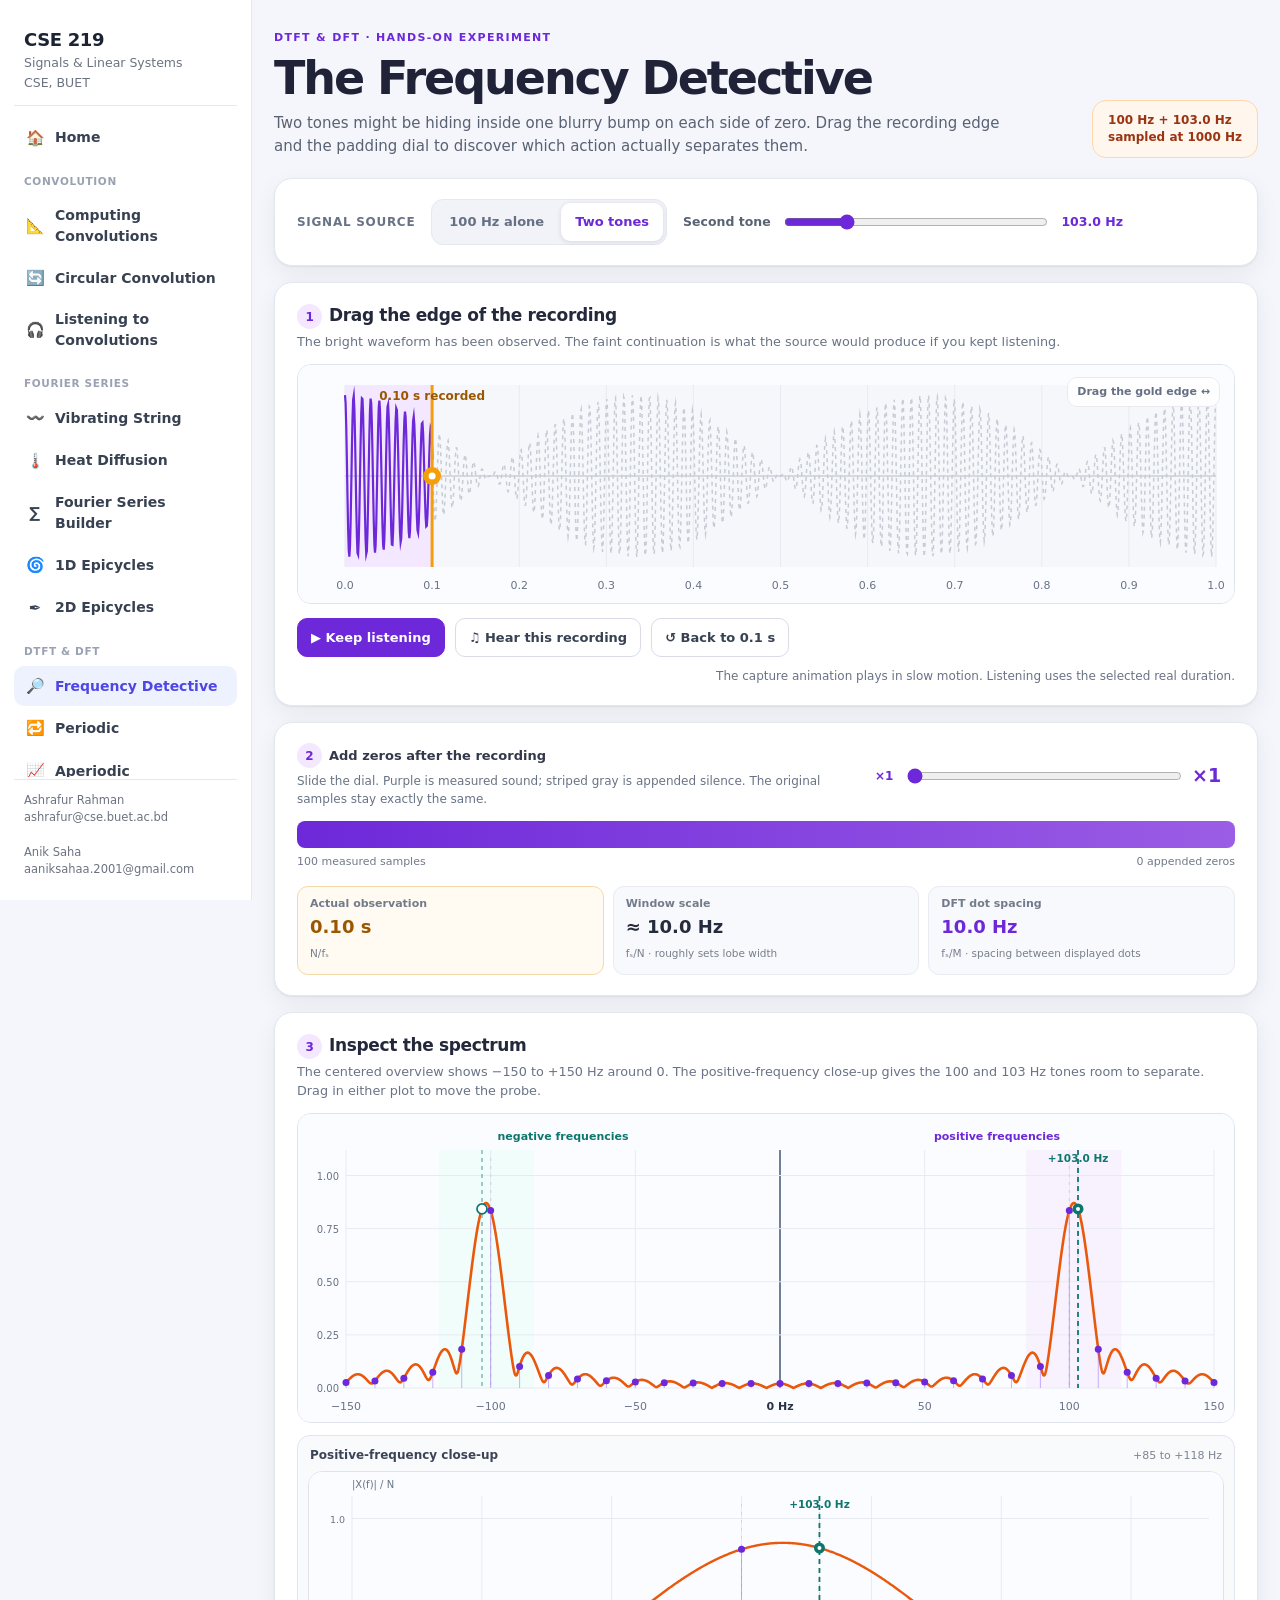
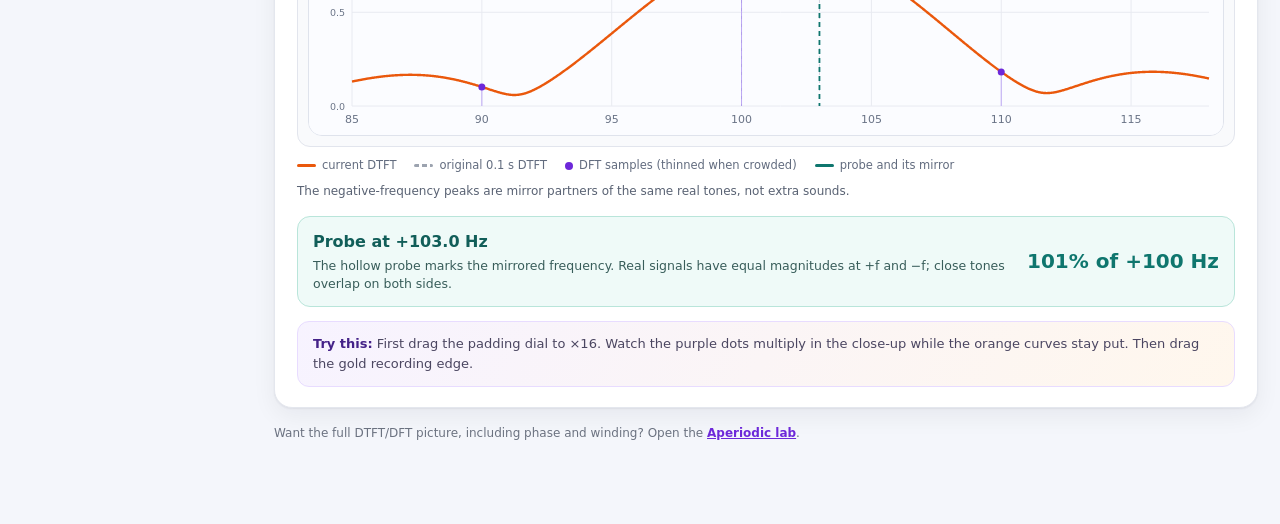
<file: resolution-lab.html>
<!DOCTYPE html>
<html lang="en">
<head>
<meta charset="UTF-8" />
<meta name="viewport" content="width=device-width, initial-scale=1.0" />
<title>Frequency Detective · CSE 219</title>
<link rel="icon" href="favicon.svg" type="image/svg+xml" />
<link rel="stylesheet" href="assets/site.css" />
<script src="assets/site.js" defer></script>
<style>
  :root{--purple:#6d28d9;--purple-soft:#f3e8ff;--orange:#ea580c;--gold:#f59e0b;--teal:#0f766e;--line2:#e4e7ee}
  *{box-sizing:border-box}
  .content{overflow-x:hidden}
  .lab{max-width:1220px;margin:0 auto;padding:30px 22px 70px}
  .hero-lab{display:grid;grid-template-columns:minmax(0,1fr) auto;gap:18px;align-items:end;margin-bottom:20px}
  .eyebrow-lab{font-size:11px;font-weight:900;letter-spacing:.12em;text-transform:uppercase;color:var(--purple);margin-bottom:7px}
  .hero-lab h1{font-size:clamp(30px,4vw,46px);line-height:1.05;letter-spacing:-.045em;margin:0;color:#202338}
  .hero-lab p{max-width:730px;margin:10px 0 0;color:#596273;font-size:15px;line-height:1.55}
  .hero-badge{background:#fff7ed;border:1px solid #fed7aa;border-radius:14px;padding:11px 15px;color:#9a3412;font-size:12px;font-weight:850;line-height:1.45;white-space:nowrap}
  .panel{background:#fff;border:1px solid var(--line2);box-shadow:var(--shadow);border-radius:18px;padding:20px 22px;margin-bottom:16px}
  .panel-head{display:flex;align-items:start;justify-content:space-between;gap:16px;margin-bottom:12px}
  .panel-head h2{font-size:17px;letter-spacing:-.02em;margin:0;color:#24283b}
  .panel-head p{font-size:12.8px;color:#697386;line-height:1.45;margin:4px 0 0}
  .number{display:inline-grid;place-items:center;width:25px;height:25px;border-radius:50%;background:var(--purple-soft);color:var(--purple);font-size:12px;margin-right:7px}
  .source-row{display:flex;align-items:center;gap:16px;flex-wrap:wrap}
  .source-label{font-size:12px;letter-spacing:.06em;text-transform:uppercase;font-weight:850;color:#697386}
  .seg{display:inline-flex;background:#f2f3f8;border:1px solid #e6e8f0;border-radius:12px;padding:3px;gap:3px}
  .seg button{border:0;border-radius:9px;background:transparent;color:#667085;padding:9px 14px;font:inherit;font-size:13px;font-weight:800;cursor:pointer}
  .seg button.active{background:white;color:var(--purple);box-shadow:0 1px 5px #1f293722}
  .f2-wrap{display:flex;align-items:center;gap:11px;flex:1;min-width:230px;max-width:440px;font-size:12.5px;color:#596273;font-weight:750}
  .f2-wrap input{flex:1;accent-color:var(--purple);cursor:pointer}
  .f2-wrap output{min-width:51px;color:var(--purple);font-weight:900;font-variant-numeric:tabular-nums}
  .f2-wrap[hidden]{display:none}
  .stage{position:relative;border:1px solid #dfe3ec;border-radius:14px;background:#fbfcff;overflow:hidden}
  .stage canvas{display:block;width:100%;height:100%;touch-action:none}
  .wave-stage{height:240px;cursor:ew-resize}
  .spec-stage{height:310px;cursor:crosshair}
  .lens-card{min-width:0;background:#f9fafc;border:1px solid #e2e5ed;border-radius:13px;padding:10px;margin-top:12px}
  .lens-head{display:flex;justify-content:space-between;gap:8px;align-items:baseline;margin:0 2px 7px}
  .lens-head b{font-size:12px;color:#3b4357}.lens-head span{font-size:11px;color:#7c8492}
  .lens-stage{height:265px;cursor:crosshair}
  .canvas-hint{position:absolute;top:12px;right:14px;background:#ffffffeb;border:1px solid #e8eaf0;border-radius:10px;padding:6px 9px;color:#667085;font-size:11px;font-weight:750;pointer-events:none}
  .actions{display:flex;gap:10px;flex-wrap:wrap;margin-top:14px;align-items:center}
  .btn{border:1px solid #d9dce6;border-radius:10px;background:#fff;color:#364152;font:inherit;font-size:13px;font-weight:800;padding:9px 13px;cursor:pointer}
  .btn:hover{border-color:#a5b4fc;background:#fafaff}
  .btn.primary{background:var(--purple);border-color:var(--purple);color:white}
  .btn.primary:hover{background:#5b21b6}
  .btn:disabled{opacity:.55;cursor:default}
  .small-note{font-size:12px;color:#697386;margin-left:auto}
  .rail-row{display:grid;grid-template-columns:minmax(0,1fr) minmax(230px,360px);gap:22px;align-items:center}
  .pad-title{font-size:13px;font-weight:850;color:#33394b;margin-bottom:5px}
  .pad-sub{font-size:12px;line-height:1.45;color:#697386}
  .pad-control{display:grid;grid-template-columns:auto minmax(100px,1fr) auto;gap:12px;align-items:center;color:var(--purple);font-size:12px;font-weight:900}
  .pad-control input{width:100%;accent-color:var(--purple);cursor:pointer}
  .pad-control output{font-size:19px;min-width:43px;font-variant-numeric:tabular-nums}
  .memory{height:27px;background:#e7e9f0;border-radius:8px;overflow:hidden;margin-top:13px;position:relative;display:flex}
  .memory .real{background:linear-gradient(90deg,#6d28d9,#9b5de5);height:100%;transition:width .18s}
  .memory .zero{flex:1;background:repeating-linear-gradient(90deg,#e4e7ee 0 8px,#f7f8fb 8px 14px);height:100%}
  .memory-labels{display:flex;justify-content:space-between;gap:8px;font-size:11px;color:#70798a;margin-top:6px;font-variant-numeric:tabular-nums}
  .metrics{display:grid;grid-template-columns:repeat(3,1fr);gap:9px;margin:15px 0 0}
  .metric{background:#f8f9fc;border:1px solid #e9ebf2;border-radius:11px;padding:10px 12px;min-width:0}
  .metric span{display:block;color:#727b8b;font-size:11px;font-weight:700;line-height:1.3}
  .metric strong{display:block;color:#262b3d;font-size:18px;font-weight:900;font-variant-numeric:tabular-nums;margin-top:2px}
  .metric small{color:#777f8e;font-size:10.5px}
  .metric.duration{border-color:#f4d9aa;background:#fffbf2}.metric.duration strong{color:#9a5700}
  .metric.grid strong{color:var(--purple)}
  .legend{display:flex;flex-wrap:wrap;gap:12px 18px;margin-top:10px;color:#626c7f;font-size:11.5px}
  .mirror-note{font-size:12px;line-height:1.45;color:#596273;margin:9px 0 0}
  .legend span{display:inline-flex;align-items:center;gap:6px}
  .swatch{width:19px;height:3px;border-radius:2px;background:var(--orange)}
  .swatch.ghost{background:repeating-linear-gradient(90deg,#9ca3af 0 5px,transparent 5px 8px)}
  .swatch.dot{height:8px;width:8px;border-radius:50%;background:var(--purple)}
  .swatch.probe{background:var(--teal)}
  .readout{display:grid;grid-template-columns:1fr auto;align-items:center;gap:16px;margin-top:15px;padding:13px 15px;border-radius:13px;background:#effaf8;border:1px solid #b9e5da}
  .readout b{color:#115e59}.readout p{font-size:12.5px;line-height:1.45;color:#385d5a;margin:3px 0 0}
  .readout-number{font-size:20px;font-weight:900;color:var(--teal);font-variant-numeric:tabular-nums;text-align:right}
  .insight{margin-top:14px;background:linear-gradient(120deg,#f7f3ff,#fff7ed);border:1px solid #e8dcff;border-radius:12px;padding:12px 15px;color:#4b4661;font-size:13px;line-height:1.55}
  .insight strong{color:#442288}
  .footer-link{font-size:12px;color:#6b7280;margin-top:15px}.footer-link a{color:var(--purple);font-weight:800}
  @media(max-width:1100px){.rail-row{grid-template-columns:1fr}}
  @media(max-width:800px){.hero-lab{grid-template-columns:1fr}.hero-badge{justify-self:start}.small-note{margin-left:0}.metrics{grid-template-columns:1fr 1fr}.spec-stage{height:290px}.lens-stage{height:235px}}
  @media(max-width:560px){.lab{padding:21px 13px 55px}.panel{padding:16px 14px}.panel-head{display:block}.wave-stage{height:205px}.spec-stage{height:270px}.lens-stage{height:220px}.canvas-hint{font-size:10px;top:7px;right:7px}.metrics{grid-template-columns:1fr}.readout{grid-template-columns:1fr}.readout-number{text-align:left}.f2-wrap{min-width:100%}}
</style>
</head>
<body>
<div class="site">
  <aside class="sidebar" id="siteSidebar"></aside>
  <main class="content">
    <div class="lab">
      <header class="hero-lab">
        <div>
          <div class="eyebrow-lab">DTFT &amp; DFT · hands-on experiment</div>
          <h1>The Frequency Detective</h1>
          <p>Two tones might be hiding inside one blurry bump on each side of zero. Drag the recording edge and the padding dial to discover which action actually separates them.</p>
        </div>
        <div class="hero-badge" id="sourceBadge">100 Hz + 103 Hz<br>sampled at 1000 Hz</div>
      </header>

      <section class="panel" aria-labelledby="sourceTitle">
        <div class="source-row">
          <span class="source-label" id="sourceTitle">Signal source</span>
          <div class="seg" role="group" aria-label="Signal source">
            <button type="button" id="oneBtn">100 Hz alone</button>
            <button type="button" id="twoBtn" class="active">Two tones</button>
          </div>
          <label class="f2-wrap" id="f2Wrap">Second tone <input id="f2Slider" type="range" min="101" max="110" step="0.1" value="103" aria-label="Second tone frequency"><output id="f2Out">103.0 Hz</output></label>
        </div>
      </section>

      <section class="panel" aria-labelledby="recordTitle">
        <div class="panel-head">
          <div><h2 id="recordTitle"><span class="number">1</span>Drag the edge of the recording</h2><p>The bright waveform has been observed. The faint continuation is what the source would produce if you kept listening.</p></div>
        </div>
        <div class="stage wave-stage"><canvas id="waveCanvas" tabindex="0" role="slider" aria-label="Recording duration" aria-valuemin="0.1" aria-valuemax="1" aria-valuenow="0.1"></canvas><span class="canvas-hint">Drag the gold edge ↔</span></div>
        <div class="actions">
          <button class="btn primary" id="captureBtn" type="button">▶ Keep listening</button>
          <button class="btn" id="hearBtn" type="button">♫ Hear this recording</button>
          <button class="btn" id="resetBtn" type="button">↺ Back to 0.1 s</button>
          <span class="small-note">The capture animation plays in slow motion. Listening uses the selected real duration.</span>
        </div>
      </section>

      <section class="panel" aria-labelledby="padTitle">
        <div class="rail-row">
          <div><div class="pad-title" id="padTitle"><span class="number">2</span>Add zeros after the recording</div><div class="pad-sub">Slide the dial. Purple is measured sound; striped gray is appended silence. The original samples stay exactly the same.</div></div>
          <div class="pad-control"><span>×1</span><input id="padSlider" type="range" min="0" max="4" step="1" value="0" aria-label="Zero padding factor"><output id="padOut">×1</output></div>
        </div>
        <div class="memory" aria-hidden="true"><div class="real" id="realMemory"></div><div class="zero"></div></div>
        <div class="memory-labels"><span id="realLabel">100 measured samples</span><span id="zeroLabel">0 appended zeros</span></div>
        <div class="metrics" aria-live="polite">
          <div class="metric duration"><span>Actual observation</span><strong id="durationMetric">0.10 s</strong><small>N/fₛ</small></div>
          <div class="metric"><span>Window scale</span><strong id="windowMetric">≈ 10 Hz</strong><small>fₛ/N · roughly sets lobe width</small></div>
          <div class="metric grid"><span>DFT dot spacing</span><strong id="gridMetric">10 Hz</strong><small>fₛ/M · spacing between displayed dots</small></div>
        </div>
      </section>

      <section class="panel" aria-labelledby="spectrumTitle">
        <div class="panel-head">
          <div><h2 id="spectrumTitle"><span class="number">3</span>Inspect the spectrum</h2><p>The centered overview shows −150 to +150 Hz around 0. The positive-frequency close-up gives the 100 and 103 Hz tones room to separate. Drag in either plot to move the probe.</p></div>
        </div>
        <div class="stage spec-stage"><canvas id="specCanvas" tabindex="0" role="slider" aria-label="Centered frequency spectrum probe" aria-valuemin="-150" aria-valuemax="150" aria-valuenow="103"></canvas></div>
        <div class="lens-card"><div class="lens-head"><b>Positive-frequency close-up</b><span>+85 to +118 Hz</span></div><div class="stage lens-stage"><canvas id="positiveCanvas" tabindex="0" role="slider" aria-label="Positive frequency close-up probe" aria-valuemin="85" aria-valuemax="118" aria-valuenow="103"></canvas></div></div>
        <div class="legend">
          <span><i class="swatch"></i>current DTFT</span><span><i class="swatch ghost"></i>original 0.1 s DTFT</span><span><i class="swatch dot"></i>DFT samples (thinned when crowded)</span><span><i class="swatch probe"></i>probe and its mirror</span>
        </div>
        <p class="mirror-note">The negative-frequency peaks are mirror partners of the same real tones, not extra sounds.</p>
        <div class="readout" aria-live="polite">
          <div><b id="probeTitle">Probe at 103.0 Hz</b><p id="probeText">A large response here does not, by itself, prove that a 103 Hz tone exists.</p></div>
          <div class="readout-number" id="probeValue">—</div>
        </div>
        <div class="insight" id="insight"><strong>Try this:</strong> First drag the padding dial to ×16. Watch the purple dots multiply in the close-up while the orange curves stay put. Then drag the gold recording edge.</div>
      </section>
      <p class="footer-link">Want the full DTFT/DFT picture, including phase and winding? Open the <a href="aperiodic-fourier.html">Aperiodic lab</a>.</p>
    </div>
  </main>
</div>
<script>
(() => {
  "use strict";
  const $ = id => document.getElementById(id);
  const FS = 1000, F1 = 100, FMIN = -150, FMAX = 150, NMIN = 100, NMAX = 1000;
  const PAD = [1, 2, 4, 8, 16];
  const state = {N:100, padIndex:0, two:true, f2:103, probe:103, dragging:null, captureId:0, audio:null, heard:false, padded:false, extended:false};
  const colors = {ink:"#293246",muted:"#697386",grid:"#e8eaf1",purple:"#6d28d9",orange:"#ea580c",gold:"#f59e0b",teal:"#0f766e",ghost:"#a2a9b6"};
  const clamp = (v,a,b) => Math.max(a,Math.min(b,v));
  const fmt = v => (Math.round(v*10)/10).toFixed(1);
  const pad = () => PAD[state.padIndex];
  const signal = t => Math.cos(2*Math.PI*F1*t) + (state.two ? Math.cos(2*Math.PI*state.f2*t) : 0);

  // Exact finite sum of e^(j2πqn/fs), computed without iterating over samples.
  function kernel(q,N){
    const a = Math.PI*q/FS;
    const ratio = Math.abs(a)<1e-11 ? N : Math.sin(N*a)/Math.sin(a);
    const phase = (N-1)*a;
    return [ratio*Math.cos(phase),ratio*Math.sin(phase)];
  }
  function magnitude(f,N){
    let re=0,im=0;
    for(const tone of state.two?[F1,state.f2]:[F1]){
      const pos=kernel(tone-f,N),neg=kernel(-tone-f,N);
      re+=(pos[0]+neg[0])*0.5;
      im+=(pos[1]+neg[1])*0.5;
    }
    return Math.hypot(re,im)/N;
  }
  function canvasCtx(canvas){
    const rect=canvas.getBoundingClientRect(),dpr=Math.min(2,window.devicePixelRatio||1);
    canvas.width=Math.round(rect.width*dpr);canvas.height=Math.round(rect.height*dpr);
    const ctx=canvas.getContext("2d");ctx.setTransform(dpr,0,0,dpr,0,0);
    return {ctx,w:rect.width,h:rect.height};
  }
  function line(ctx,x1,y1,x2,y2,color,width=1,dash=[]){
    ctx.beginPath();ctx.setLineDash(dash);ctx.moveTo(x1,y1);ctx.lineTo(x2,y2);ctx.strokeStyle=color;ctx.lineWidth=width;ctx.stroke();ctx.setLineDash([]);
  }
  function label(ctx,str,x,y,color=colors.muted,align="center",font="11px system-ui"){
    ctx.fillStyle=color;ctx.font=font;ctx.textAlign=align;ctx.fillText(str,x,y);
  }
  function plotPath(ctx,values,color,width,dash=[]){
    ctx.beginPath();ctx.setLineDash(dash);
    values.forEach(([x,y],i)=>i?ctx.lineTo(x,y):ctx.moveTo(x,y));
    ctx.strokeStyle=color;ctx.lineWidth=width;ctx.stroke();ctx.setLineDash([]);
  }
  function drawWave(){
    const {ctx,w,h}=canvasCtx($("waveCanvas")),p={l:47,r:18,t:20,b:36};
    const W=w-p.l-p.r,H=h-p.t-p.b,edge=p.l+W*state.N/NMAX,mid=p.t+H/2;
    ctx.clearRect(0,0,w,h);
    ctx.fillStyle="#fbfcff";ctx.fillRect(0,0,w,h);
    ctx.fillStyle="#f3e8ff";ctx.fillRect(p.l,p.t,edge-p.l,H);
    ctx.fillStyle="#f6f7fa";ctx.fillRect(edge,p.t,p.l+W-edge,H);
    for(let i=0;i<=10;i++){
      const x=p.l+i*W/10;line(ctx,x,p.t,x,p.t+H,colors.grid,1);
      label(ctx,(i/10).toFixed(1),x,h-14);
    }
    line(ctx,p.l,mid,p.l+W,mid,"#b6bdc9",1.2);
    const scale=H/4.5,observed=[],future=[],steps=Math.max(600,Math.round(W*1.6));
    for(let i=0;i<=steps;i++){
      const t=i/steps,x=p.l+W*t,y=mid-signal(t)*scale;
      (t<=state.N/NMAX?observed:future).push([x,y]);
      if(i&&t>state.N/NMAX&&(i-1)/steps<state.N/NMAX){observed.push([x,y]);future.unshift([x,y]);}
    }
    if(future.length)plotPath(ctx,future,"#c7cbd5",1.5,[4,4]);
    if(observed.length)plotPath(ctx,observed,colors.purple,2.2);
    line(ctx,edge,p.t,edge,p.t+H,colors.gold,3);
    ctx.fillStyle=colors.gold;ctx.beginPath();ctx.arc(edge,mid,9,0,Math.PI*2);ctx.fill();
    ctx.fillStyle="white";ctx.beginPath();ctx.arc(edge,mid,3.5,0,Math.PI*2);ctx.fill();
    const tagX=clamp(edge,83,w-90);
    ctx.fillStyle="#9a5700";ctx.font="800 12px system-ui";ctx.textAlign="center";
    ctx.fillText((state.N/FS).toFixed(2)+" s recorded",tagX,p.t+15);
  }
  function drawSpectrumPanel(id,lo,hi,overview){
    const {ctx,w,h}=canvasCtx($(id)),p=overview?{l:48,r:20,t:36,b:34}:{l:43,r:14,t:24,b:29};
    const W=w-p.l-p.r,H=h-p.t-p.b,y0=p.t+H,top=1.12;
    const px=f=>p.l+(f-lo)/(hi-lo)*W;
    const py=v=>y0-clamp(v,0,top)/top*H;
    ctx.clearRect(0,0,w,h);ctx.fillStyle="#fbfcff";ctx.fillRect(0,0,w,h);
    if(overview){
      ctx.fillStyle="#f0fdfa";ctx.fillRect(px(-118),p.t,px(-85)-px(-118),H);
      ctx.fillStyle="#f8f2ff";ctx.fillRect(px(85),p.t,px(118)-px(85),H);
    }
    const ticks=overview?(W<400?[-150,-100,0,100,150]:[-150,-100,-50,0,50,100,150]):(()=>{const step=W<265?10:5,a=[];for(let f=Math.ceil(lo/step)*step;f<=hi;f+=step)a.push(f);return a;})();
    for(const f of ticks){
      const x=px(f),zero=overview&&f===0;
      line(ctx,x,p.t,x,y0,zero?"#718096":colors.grid,zero?2:1);
      label(ctx,zero?"0 Hz":String(f).replace("-","−"),x,h-12,zero?colors.ink:colors.muted,"center",zero?"800 11px system-ui":"11px system-ui");
    }
    for(const v of overview?[0,.25,.5,.75,1]:[0,.5,1]){
      const y=py(v);line(ctx,p.l,y,w-p.r,y,colors.grid);
      label(ctx,v.toFixed(overview?2:1),p.l-7,y+4,colors.muted,"right",overview?"10px system-ui":"9.5px system-ui");
    }
    if(overview){
      label(ctx,W<400?"negative −f":"negative frequencies",px(-75),p.t-10,colors.teal,"center","800 11px system-ui");
      label(ctx,W<400?"positive +f":"positive frequencies",px(75),p.t-10,colors.purple,"center","800 11px system-ui");
    }else label(ctx,"|X(f)| / N",p.l,p.t-8,colors.muted,"left","10px system-ui");
    const base=[],current=[],K=overview?Math.max(2000,Math.round(W*1.6)):Math.max(500,Math.round(W*1.5));
    for(let i=0;i<=K;i++){
      const f=lo+(hi-lo)*i/K,x=px(f);
      base.push([x,py(magnitude(f,NMIN))]);current.push([x,py(magnitude(f,state.N))]);
    }
    if(state.N>NMIN)plotPath(ctx,base,colors.ghost,1.4,[5,5]);
    plotPath(ctx,current,colors.orange,overview?2.6:2.4);
    for(const tone of state.two?[F1,state.f2]:[F1])for(const f of [-tone,tone]){
      if(f>=lo&&f<=hi)line(ctx,px(f),p.t+8,px(f),y0,"#cfd4df",1,[3,5]);
    }
    const M=state.N*pad(),first=Math.ceil(lo*M/FS),last=Math.floor(hi*M/FS);
    const stride=Math.max(1,Math.ceil((last-first+1)/Math.max(80,W/2.5)));
    for(let k=first;k<=last;k+=stride){
      const f=k*FS/M,v=magnitude(f,state.N),x=px(f),y=py(v);
      if(stride===1)line(ctx,x,y0,x,y,"#8b5cf677",1);
      ctx.fillStyle=colors.purple;ctx.beginPath();ctx.arc(x,y,stride===1&&M<350?3.5:2,0,Math.PI*2);ctx.fill();
    }
    if(-state.probe>=lo&&-state.probe<=hi&&Math.abs(state.probe)>.05){
      const f=-state.probe,x=px(f),y=py(magnitude(f,state.N));
      line(ctx,x,p.t,x,y0,"#7cbab4",1.4,[4,4]);
      ctx.beginPath();ctx.arc(x,y,5,0,Math.PI*2);ctx.fillStyle="#fff";ctx.fill();ctx.strokeStyle=colors.teal;ctx.lineWidth=1.7;ctx.stroke();
    }
    if(state.probe>=lo&&state.probe<=hi){
      const x=px(state.probe),y=py(magnitude(state.probe,state.N));
      line(ctx,x,p.t,x,y0,colors.teal,1.8,[5,4]);
      ctx.fillStyle=colors.teal;ctx.beginPath();ctx.arc(x,y,5.5,0,Math.PI*2);ctx.fill();
      ctx.fillStyle="white";ctx.beginPath();ctx.arc(x,y,2,0,Math.PI*2);ctx.fill();
      label(ctx,(state.probe>0?"+":"")+fmt(state.probe)+" Hz",clamp(x,p.l+30,w-p.r-30),p.t+12,colors.teal,"center","800 10.5px system-ui");
    }
  }
  function drawSpectrum(){
    drawSpectrumPanel("specCanvas",FMIN,FMAX,true);
    drawSpectrumPanel("positiveCanvas",85,118,false);
  }
  function updateText(){
    const P=pad(),N=state.N,M=N*P,T=N/FS,scale=FS/N,spacing=FS/M;
    $("oneBtn").classList.toggle("active",!state.two);$("twoBtn").classList.toggle("active",state.two);
    $("sourceBadge").innerHTML=state.two?`100 Hz + ${fmt(state.f2)} Hz<br>sampled at 1000 Hz`:"100 Hz alone<br>sampled at 1000 Hz";
    $("f2Wrap").hidden=!state.two;$("f2Out").textContent=fmt(state.f2)+" Hz";
    $("padOut").textContent="×"+P;$("realMemory").style.width=(100/P)+"%";
    $("realLabel").textContent=N+" measured samples";
    $("zeroLabel").textContent=(M-N)+" appended zeros";
    $("durationMetric").textContent=T.toFixed(2)+" s";
    $("waveCanvas").setAttribute("aria-valuenow",T.toFixed(2));
    $("specCanvas").setAttribute("aria-valuenow",fmt(state.probe));
    $("positiveCanvas").setAttribute("aria-valuenow",fmt(clamp(Math.abs(state.probe),85,118)));
    $("windowMetric").textContent="≈ "+(scale>=10?scale.toFixed(1):scale.toFixed(2))+" Hz";
    $("gridMetric").textContent=(spacing>=10?spacing.toFixed(1):spacing.toFixed(2))+" Hz";
    $("probeTitle").textContent="Probe at "+(state.probe>0?"+":"")+fmt(state.probe)+" Hz";
    const v=magnitude(state.probe,N),base=magnitude(F1,N);
    $("probeValue").textContent=(100*v/Math.max(base,1e-9)).toFixed(0)+"% of +100 Hz";
    $("probeText").textContent=state.two
      ?"The hollow probe marks the mirrored frequency. Real signals have equal magnitudes at +f and −f; close tones overlap on both sides."
      :"Only a 100 Hz tone is present. A large response at another frequency can be leakage; its negative-frequency mirror is equally large.";
    $("captureBtn").textContent=state.captureId?"Ⅱ Pause capture":"▶ Keep listening";
    $("captureBtn").disabled=N>=NMAX&&!state.captureId;
    const insight=$("insight");
    if(N===NMIN&&P===1)insight.innerHTML="<strong>Try this:</strong> First drag the padding dial to ×16. Watch the purple dots multiply in the close-up while the orange curves stay put. Then drag the gold recording edge.";
    else if(N===NMIN)insight.innerHTML="<strong>More dots, same evidence.</strong> The DFT spacing is now smaller, but both broad orange lobes are unchanged. Drag the gold edge or press Keep listening.";
    else if(state.two&&T*Math.abs(state.f2-F1)>=1)insight.innerHTML="<strong>A pair of peaks emerges on each side.</strong> You added real samples, so the orange DTFT itself narrowed. The tone separation now spans about "+(T*Math.abs(state.f2-F1)).toFixed(1)+" cycles of the observation.";
    else if(state.two)insight.innerHTML="<strong>The curve is changing.</strong> Keep recording: the extra real cycles make the overlapping lobes narrower. Padding only changes where the dots land.";
    else insight.innerHTML="<strong>One tone, narrowing mirrored lobes.</strong> The response away from ±100 Hz falls as the observation grows. Move the teal probe to see it.";
  }
  function render(){updateText();drawWave();drawSpectrum();}
  function stopCapture(){if(state.captureId){cancelAnimationFrame(state.captureId);state.captureId=0;render();}}
  function setN(n){state.N=clamp(Math.round(n),NMIN,NMAX);if(state.N>NMIN)state.extended=true;render();}
  function animateCapture(){
    if(state.captureId){stopCapture();return;}
    if(state.N>=NMAX)return;
    const from=state.N,start=performance.now(),duration=(NMAX-from)/900*4400;
    function frame(now){
      const t=clamp((now-start)/duration,0,1);
      state.N=Math.round(from+(NMAX-from)*t);
      if(t<1)state.captureId=requestAnimationFrame(frame);else state.captureId=0;
      if(state.N>NMIN)state.extended=true;
      render();
    }
    state.captureId=requestAnimationFrame(frame);render();
  }
  function timeFromPointer(e){
    const rect=$("waveCanvas").getBoundingClientRect(),pL=47,pR=18;
    return clamp((e.clientX-rect.left-pL)/(rect.width-pL-pR),.1,1);
  }
  function freqFromPointer(e,canvas,lo,hi,overview){
    const rect=canvas.getBoundingClientRect(),pL=overview?48:43,pR=overview?20:14;
    return clamp(lo+(e.clientX-rect.left-pL)/(rect.width-pL-pR)*(hi-lo),lo,hi);
  }
  const wave=$("waveCanvas");
  wave.addEventListener("pointerdown",e=>{stopCapture();state.dragging="wave";wave.setPointerCapture(e.pointerId);setN(timeFromPointer(e)*FS);});
  wave.addEventListener("pointermove",e=>{if(state.dragging==="wave")setN(timeFromPointer(e)*FS);});
  wave.addEventListener("pointerup",()=>state.dragging=null);
  wave.addEventListener("pointercancel",()=>state.dragging=null);
  wave.addEventListener("keydown",e=>{if(["ArrowLeft","ArrowRight","Home","End"].includes(e.key)){e.preventDefault();stopCapture();setN(e.key==="Home"?NMIN:e.key==="End"?NMAX:state.N+(e.key==="ArrowRight"?10:-10));}});
  for(const [id,lo,hi,overview] of [["specCanvas",FMIN,FMAX,true],["positiveCanvas",85,118,false]]){
    const canvas=$(id);
    canvas.addEventListener("pointerdown",e=>{state.dragging=id;canvas.setPointerCapture(e.pointerId);state.probe=freqFromPointer(e,canvas,lo,hi,overview);render();});
    canvas.addEventListener("pointermove",e=>{if(state.dragging===id){state.probe=freqFromPointer(e,canvas,lo,hi,overview);render();}});
    canvas.addEventListener("pointerup",()=>state.dragging=null);
    canvas.addEventListener("pointercancel",()=>state.dragging=null);
    canvas.addEventListener("keydown",e=>{if(["ArrowLeft","ArrowRight","Home","End"].includes(e.key)){
      e.preventDefault();const here=clamp(state.probe,lo,hi),step=overview?1:.1;
      state.probe=e.key==="Home"?lo:e.key==="End"?hi:clamp(here+(e.key==="ArrowRight"?step:-step),lo,hi);render();
    }});
  }
  $("captureBtn").addEventListener("click",animateCapture);
  $("resetBtn").addEventListener("click",()=>{stopCapture();setN(NMIN);});
  $("padSlider").addEventListener("input",e=>{state.padIndex=Number(e.target.value);if(state.padIndex>0)state.padded=true;render();});
  $("f2Slider").addEventListener("input",e=>{state.f2=Number(e.target.value);render();});
  $("oneBtn").addEventListener("click",()=>{state.two=false;render();});
  $("twoBtn").addEventListener("click",()=>{state.two=true;render();});
  $("hearBtn").addEventListener("click",async()=>{
    if(state.audio){state.audio.source.stop();state.audio.ctx.close();state.audio=null;$("hearBtn").textContent="♫ Hear this recording";return;}
    const AudioCtx=window.AudioContext||window.webkitAudioContext;
    if(!AudioCtx){$("hearBtn").textContent="Audio unavailable";return;}
    const ctx=new AudioCtx();await ctx.resume();
    const count=Math.round(state.N/FS*ctx.sampleRate),buffer=ctx.createBuffer(1,count,ctx.sampleRate),data=buffer.getChannelData(0);
    for(let i=0;i<count;i++){
      const t=i/ctx.sampleRate,fade=Math.min(1,t/.008,(count-i-1)/ctx.sampleRate/.008);
      data[i]=signal(t)*(state.two?.33:.55)*Math.max(0,fade);
    }
    const source=ctx.createBufferSource();source.buffer=buffer;source.connect(ctx.destination);
    state.audio={source,ctx};$("hearBtn").textContent="■ Stop sound";
    source.onended=()=>{if(state.audio?.source===source){state.audio=null;$("hearBtn").textContent="♫ Hear this recording";ctx.close();}};
    source.start();
  });
  let resizeTimer;window.addEventListener("resize",()=>{clearTimeout(resizeTimer);resizeTimer=setTimeout(render,80);});
  render();
})();
</script>
</body>
</html>
</file>
<file: assets/site.css>
/* ====================================================================
   Course-site shell — shared sidebar + layout for all demo pages.
   Kept intentionally calm and neutral so the demo content stays the focus.
   ==================================================================== */
:root{
  --bg:#f4f6fb; --card:#ffffff; --ink:#1c2333; --muted:#6b7280; --line:#e6e8ef;
  --accent:#4f46e5; --accent-soft:#eef2ff;
  --shadow:0 1px 2px rgba(16,24,40,.06),0 8px 24px rgba(16,24,40,.06);
}
*{box-sizing:border-box}
html,body{margin:0;padding:0}
body{
  font-family:system-ui,-apple-system,"Segoe UI",Roboto,Helvetica,Arial,sans-serif;
  background:var(--bg); color:var(--ink); -webkit-font-smoothing:antialiased; line-height:1.5;
}

/* layout */
.site{display:flex;min-height:100vh}
.content{flex:1;min-width:0}

/* sidebar */
.sidebar{
  width:252px;flex:none;background:#fff;border-right:1px solid var(--line);
  position:sticky;top:0;height:100vh;display:flex;flex-direction:column;
  padding:20px 14px;gap:2px;
}
.brand{display:block;text-decoration:none;padding:6px 10px 12px;border-bottom:1px solid var(--line);margin-bottom:10px}
.brand .code{font-size:18px;font-weight:800;letter-spacing:-.02em;color:var(--ink)}
.brand .name{font-size:12.5px;color:var(--muted);margin-top:1px}
.nav{display:flex;flex:1;min-height:0;flex-direction:column;gap:2px;overflow-y:auto;scrollbar-width:thin;scrollbar-color:#d8dbe5 transparent}
.nav .group{font-size:10.5px;text-transform:uppercase;letter-spacing:.06em;color:#9aa1b1;font-weight:700;margin:14px 10px 4px}
.nav a{display:flex;align-items:center;gap:10px;padding:9px 11px;border-radius:10px;font-size:14px;font-weight:600;color:#374151;text-decoration:none;transition:.12s}
.nav a:hover{background:#f5f6fb}
.nav a.active{background:var(--accent-soft);color:var(--accent)}
.nav a.disabled{color:#b7bcc9;cursor:default}
.nav a.disabled:hover{background:transparent}
.nav a .ic{width:20px;text-align:center;font-size:15px;flex:none}
.nav a small{font-weight:600;color:#aab0bd;margin-left:auto;font-size:11px}
.side-foot{margin-top:auto;font-size:11.5px;color:var(--muted);padding:12px 10px 2px;border-top:1px solid var(--line)}

/* home page */
.content-inner{max-width:1000px;margin:0 auto;padding:48px 28px 80px}
.hero{margin-bottom:34px}
.hero .eyebrow{font-size:12.5px;font-weight:700;letter-spacing:.05em;text-transform:uppercase;color:var(--accent)}
.hero h1{font-size:34px;letter-spacing:-.025em;margin:8px 0 10px}
.hero-title{display:flex;align-items:center;gap:12px}
.hero-logo{width:40px;height:40px;border-radius:9px;flex:none}
.hero .lead{font-size:16.5px;color:#4b5563;max-width:640px;margin:0}
.demo-group{margin-top:30px}
.demo-group:first-of-type{margin-top:0}
.demo-group h2{font-size:12.5px;text-transform:uppercase;letter-spacing:.06em;color:#747b8c;font-weight:800;margin:0 0 12px}
.demos{display:grid;grid-template-columns:repeat(auto-fill,minmax(260px,1fr));gap:18px}
.demo-card{
  display:flex;flex-direction:column;background:var(--card);border:1px solid var(--line);
  border-radius:16px;box-shadow:var(--shadow);padding:22px;text-decoration:none;color:inherit;transition:.14s;
}
a.demo-card:hover{border-color:#c9cdfb;box-shadow:0 2px 4px rgba(16,24,40,.06),0 14px 32px rgba(79,70,229,.10);transform:translateY(-2px)}
.demo-card .demo-emoji{font-size:30px;margin-bottom:12px}
.demo-card h3{font-size:17px;margin:0 0 6px;letter-spacing:-.01em}
.demo-card p{font-size:14px;color:#5b6472;margin:0 0 16px;flex:1}
.demo-card .go{font-size:13.5px;font-weight:700;color:var(--accent)}
.demo-card.soon{opacity:.7}
.demo-card .badge-soon{font-size:11.5px;font-weight:700;color:#8a90a0;background:#f1f2f7;border-radius:999px;padding:4px 10px;align-self:flex-start}

/* mobile: sidebar becomes a horizontal top bar */
@media(max-width:860px){
  .site{flex-direction:column}
  .content{width:100vw;max-width:100vw;overflow-x:hidden}
  .sidebar{
    width:auto;height:auto;position:sticky;top:0;z-index:20;flex-direction:row;align-items:center;
    overflow-x:auto;max-width:100vw;min-width:0;padding:10px 12px;gap:8px;border-right:0;border-bottom:1px solid var(--line);
  }
  .brand{border-bottom:0;padding:0 8px 0 4px;margin-bottom:0;flex:none}
  .brand .name{display:none}
  .nav{flex:none;flex-direction:row;gap:4px;min-width:0;overflow-y:visible}
  .nav .group,.side-foot{display:none}
  .nav a{white-space:nowrap;padding:8px 10px}
  .nav a small{display:none}
  .content-inner{padding:32px 20px 60px}
  .hero h1{font-size:27px}
  .hero-logo{width:34px;height:34px;border-radius:8px}
}
</file>
<file: assets/image-frequency-demo.css>
:root{
  --image-accent:#4f46e5;--image-good:#059669;--image-warn:#b45309;
  --image-card:#fff;--image-ink:#1c2333;--image-muted:#6b7280;--image-line:#e6e8ef;
  --image-shadow:0 1px 2px rgba(16,24,40,.06),0 8px 24px rgba(16,24,40,.06)
}
.image-demo-wrap{max-width:1180px;margin:0 auto;padding:28px 20px 80px;min-width:0}
.image-demo-header{margin-bottom:22px}
.image-demo-header h1{font-size:27px;line-height:1.2;margin:0;letter-spacing:-.025em}
.image-demo-header p{margin:7px 0 0;color:var(--image-muted);font-size:14.5px;max-width:850px}
.image-card{background:var(--image-card);border:1px solid var(--image-line);border-radius:16px;box-shadow:var(--image-shadow);padding:20px 22px;margin-bottom:18px;min-width:0}
.image-card h2,.image-panel h2{font-size:12px;margin:0 0 14px;color:var(--image-muted);font-weight:800;letter-spacing:.06em;text-transform:uppercase}
.image-controls{display:grid;grid-template-columns:1fr 1fr;gap:18px}
.image-control{display:grid;grid-template-columns:150px 1fr 72px;align-items:center;gap:10px;margin:10px 0}
.image-control label{font-size:13px;font-weight:750;color:#4b5563}
.image-control input[type=range]{width:100%;accent-color:var(--image-accent)}
.image-control .value{font-size:12.5px;text-align:right;color:var(--image-muted);font-variant-numeric:tabular-nums}
.image-field label{display:block;font-size:12.5px;font-weight:750;color:#4b5563;margin-bottom:7px}
.image-field select{width:100%;padding:10px 11px;border:1px solid var(--image-line);border-radius:10px;background:#fff;color:var(--image-ink);font-size:13.5px;font-weight:700}
.image-fields{display:grid;grid-template-columns:1fr 1fr;gap:12px;margin-top:10px}
.image-row{display:flex;gap:10px;flex-wrap:wrap;align-items:center}
.image-button{border:1px solid var(--image-line);background:#fff;color:var(--image-ink);padding:9px 14px;border-radius:10px;font-size:13.5px;font-weight:750;cursor:pointer;display:inline-flex;align-items:center;gap:7px}
.image-button:hover{border-color:#c9cdfb;background:#fafbff}
.image-button.primary{background:var(--image-accent);border-color:var(--image-accent);color:#fff}
.image-button.active{border-color:var(--image-accent);box-shadow:0 0 0 3px rgba(79,70,229,.13)}
.image-file-input{display:none}
.image-stage-grid{display:grid;grid-template-columns:1fr 1fr;gap:18px}
.image-panel{background:var(--image-card);border:1px solid var(--image-line);border-radius:16px;box-shadow:var(--image-shadow);padding:17px;min-width:0}
.image-panel-head{display:flex;justify-content:space-between;align-items:flex-start;gap:12px}
.image-panel-head h2{margin-bottom:11px}
.image-panel-note{font-size:11.5px;color:var(--image-muted);font-weight:700;text-align:right}
.image-canvas-box{width:100%;max-width:440px;aspect-ratio:1;margin:0 auto;background:#fff;border:1px solid var(--image-line);border-radius:12px;overflow:hidden;display:grid;place-items:center}
.image-canvas-box.dark{background:#111827;border-color:#252d3a}
.image-canvas-box canvas{display:block;width:100%;height:100%;image-rendering:auto}
.image-metrics{display:grid;grid-template-columns:repeat(3,1fr);gap:12px;margin-top:16px}
.image-metric{background:#f8fafc;border:1px solid var(--image-line);border-radius:12px;padding:12px 14px}
.image-metric .key{font-size:10.5px;text-transform:uppercase;letter-spacing:.055em;color:var(--image-muted);font-weight:800}
.image-metric .metric-value{font-size:18px;font-weight:850;margin-top:2px;font-variant-numeric:tabular-nums}
.image-metric .detail{font-size:12px;color:var(--image-muted);margin-top:1px}
.image-explainer{border-left:4px solid var(--image-accent);background:#f8f9ff;padding:13px 15px;border-radius:0 12px 12px 0;color:#374151;font-size:13.5px;margin-top:15px}
.image-caution{border-left-color:var(--image-warn);background:#fffbeb}
.image-pipeline{display:flex;align-items:center;gap:7px;flex-wrap:wrap;font-size:12.5px;font-weight:750;color:#4b5563;margin-top:12px}
.image-pipeline span{background:#f3f4f6;border:1px solid var(--image-line);border-radius:999px;padding:5px 9px}
.image-pipeline b{color:var(--image-accent)}
.image-status{font-size:12.5px;color:var(--image-muted)}
.image-formula{font-family:ui-monospace,SFMono-Regular,Menlo,monospace;background:#f8fafc;border:1px solid var(--image-line);border-radius:10px;padding:9px 11px;color:#374151;font-size:12.5px;margin-top:10px}
.image-demo-footer{text-align:center;color:var(--image-muted);font-size:12.5px;margin-top:28px}
@media(max-width:900px){
  .image-controls,.image-stage-grid{grid-template-columns:1fr}
  .image-control{grid-template-columns:1fr;gap:5px}
  .image-control .value{text-align:left}
  .image-metrics{grid-template-columns:1fr}
}
@media(max-width:560px){
  .image-demo-wrap{padding:22px 15px 60px}
  .image-card,.image-panel{padding:16px}
  .image-fields{grid-template-columns:1fr}
  .image-button{flex:1 1 125px;justify-content:center}
  .image-demo-header h1{font-size:24px}
}
</file>
